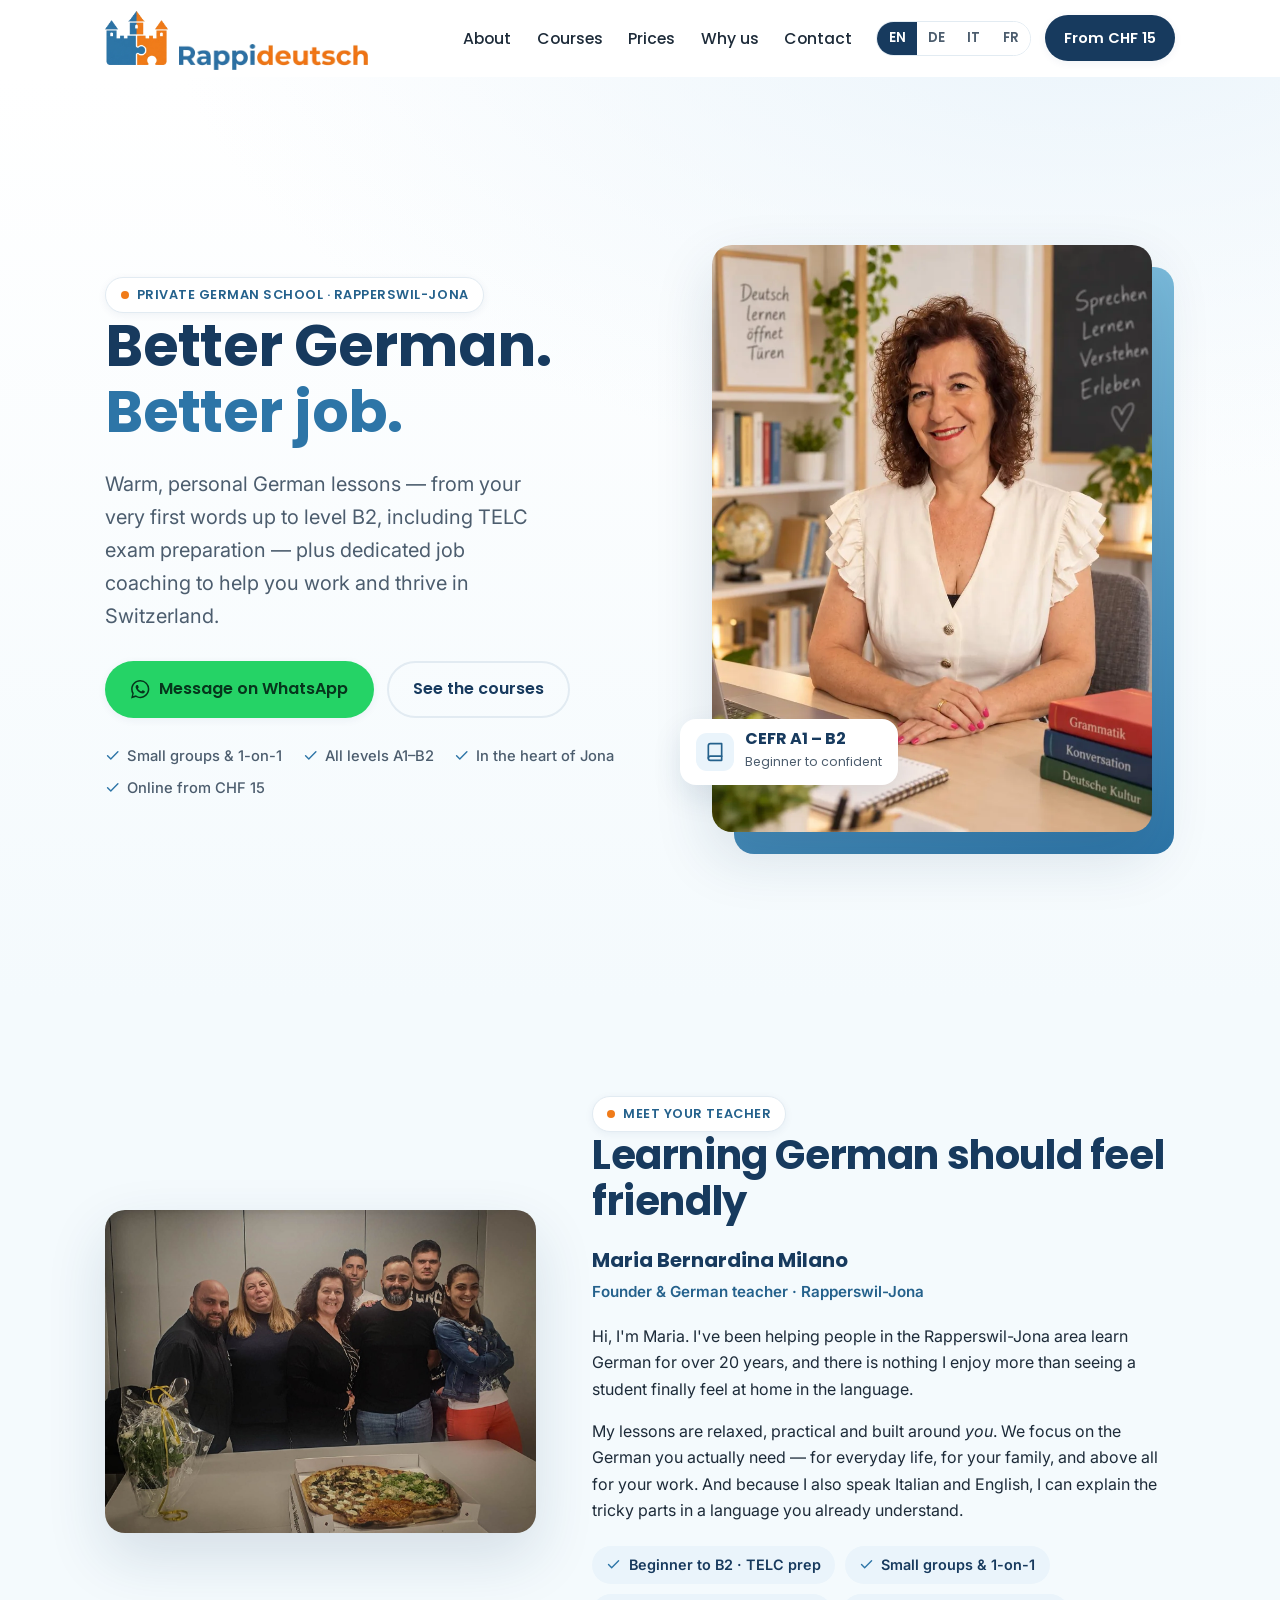
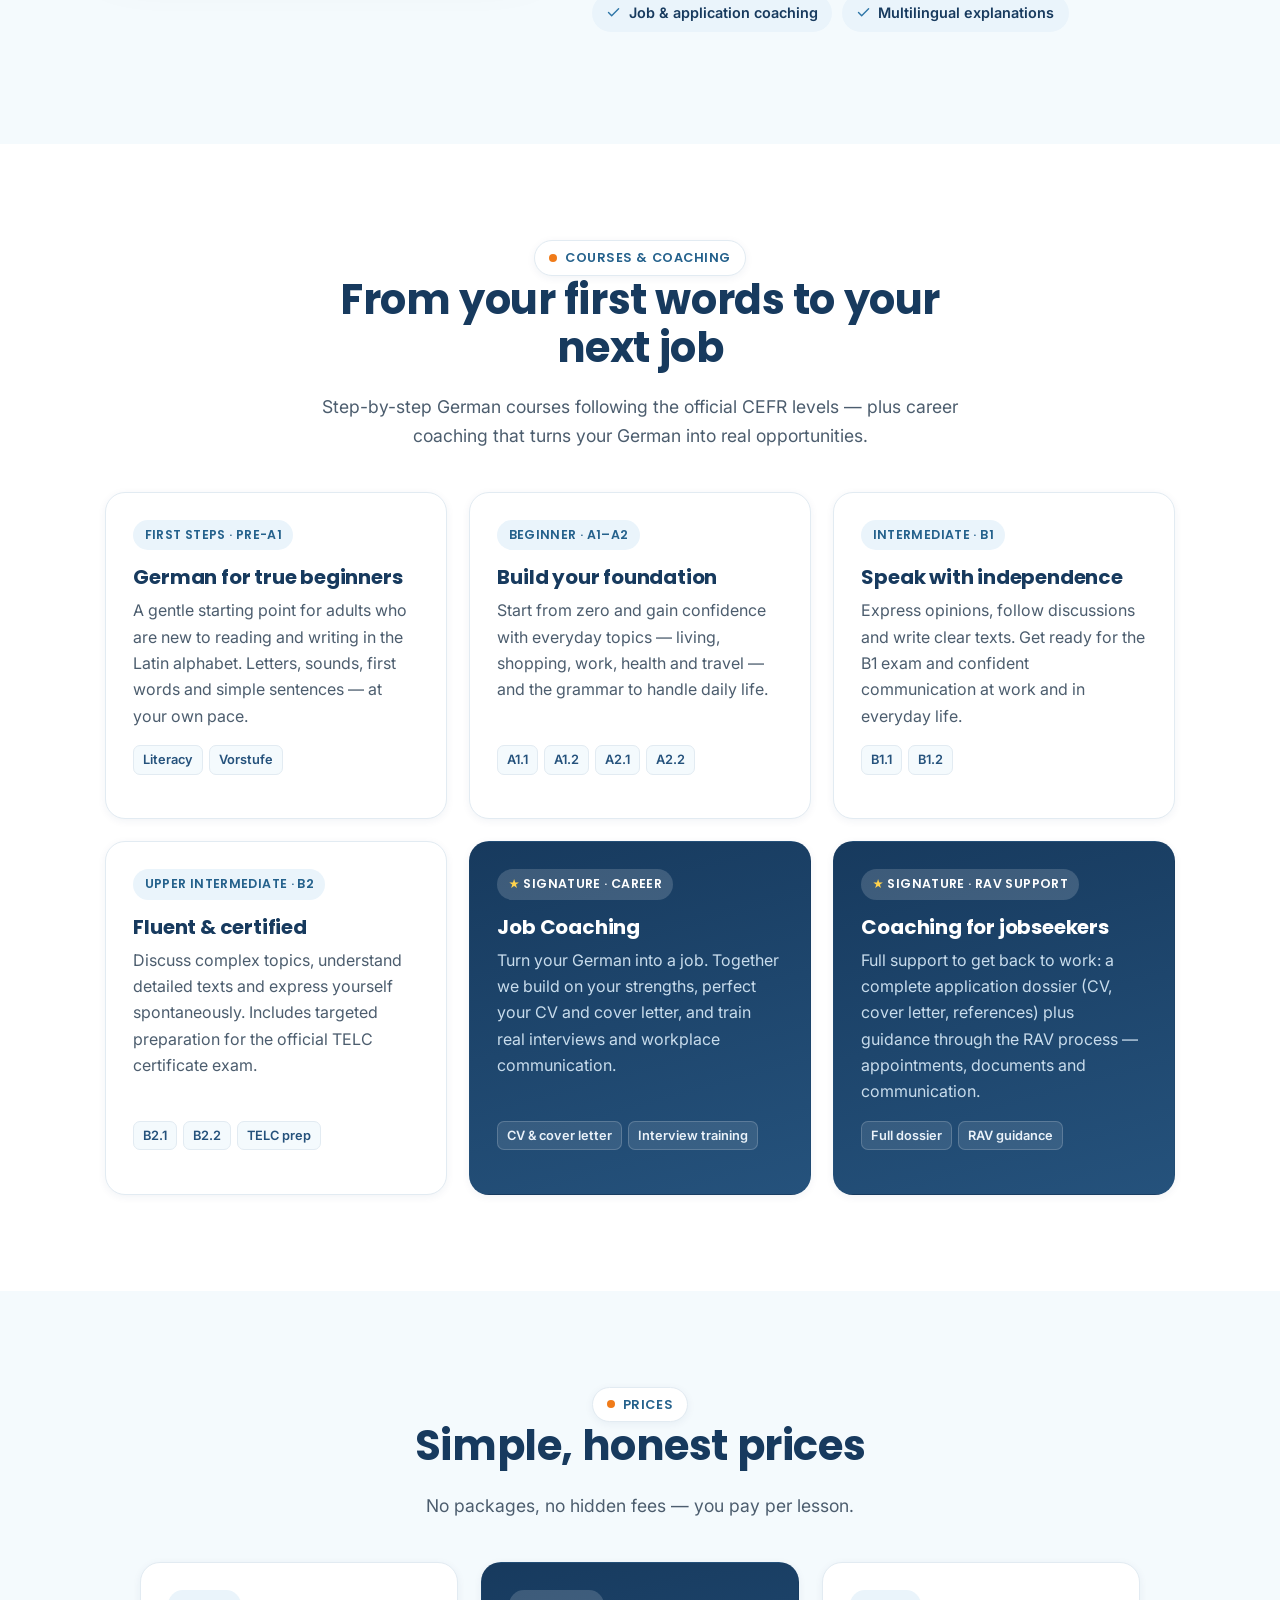
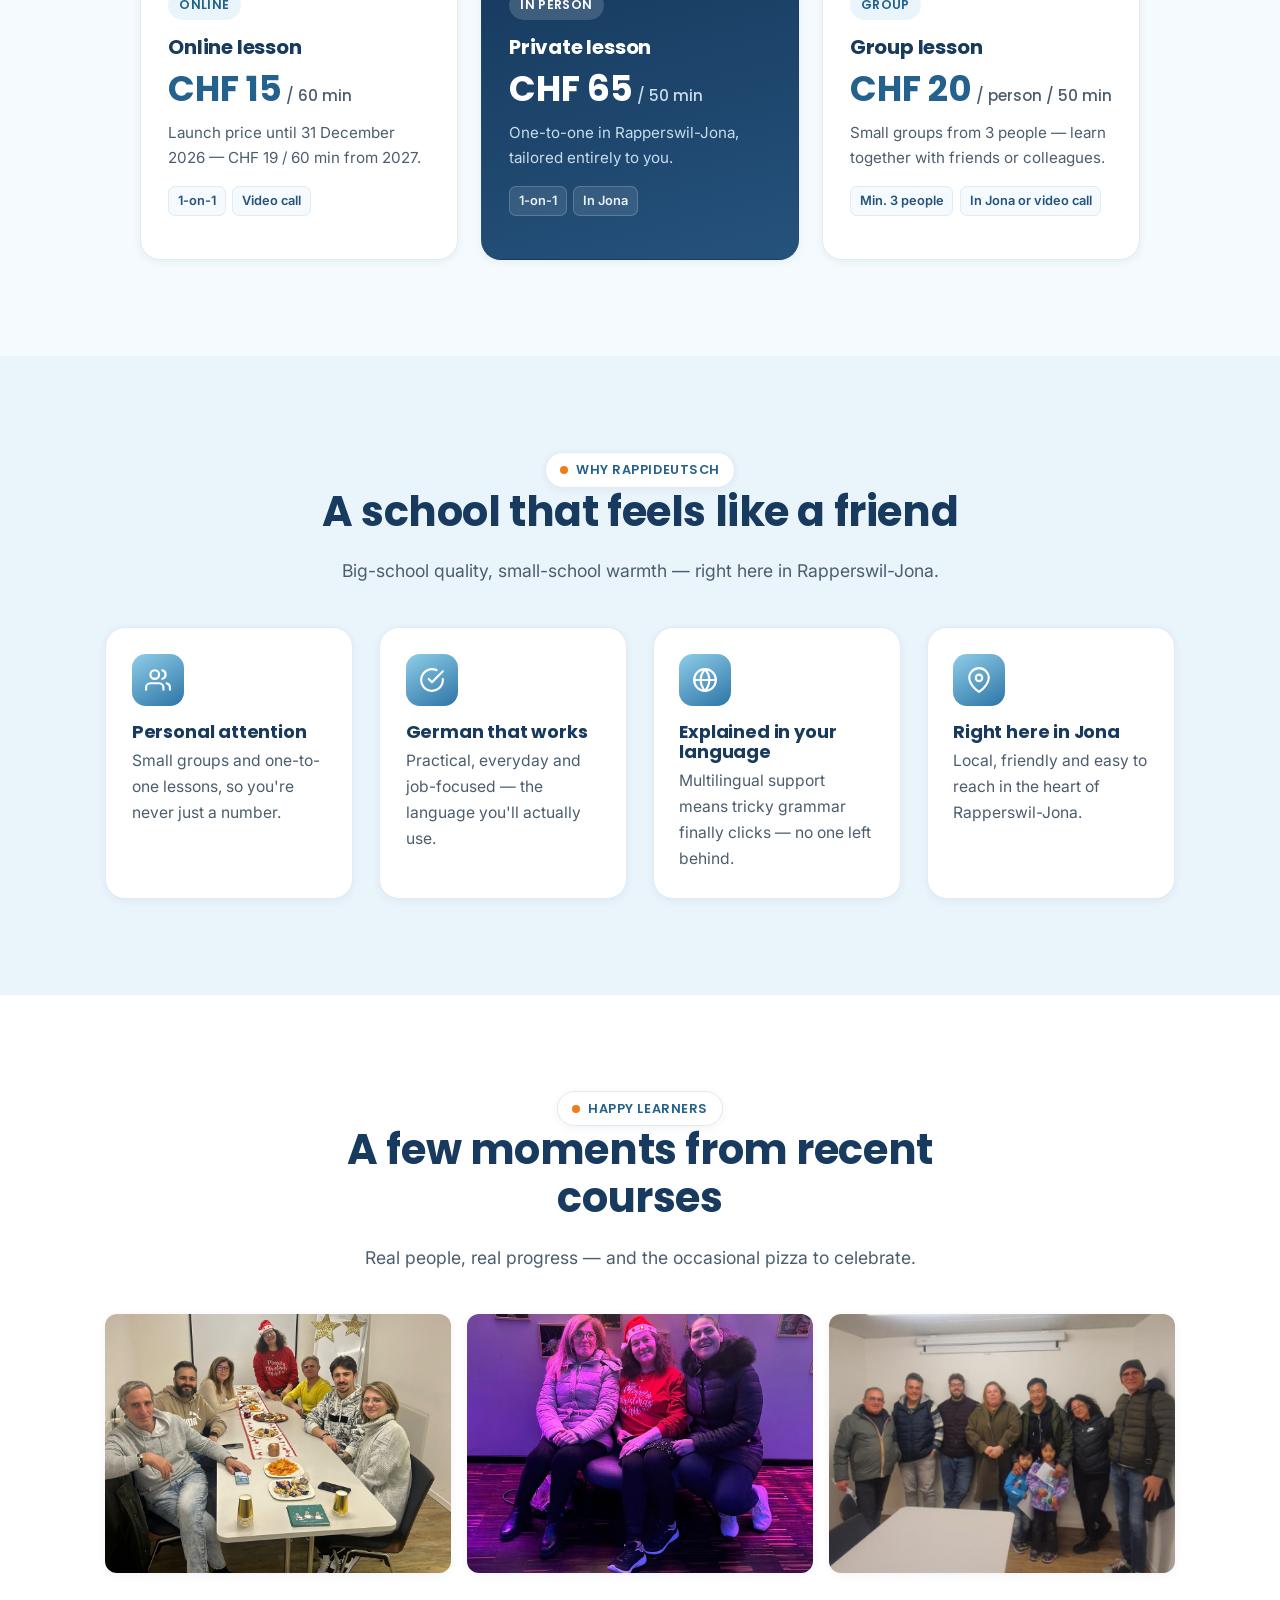
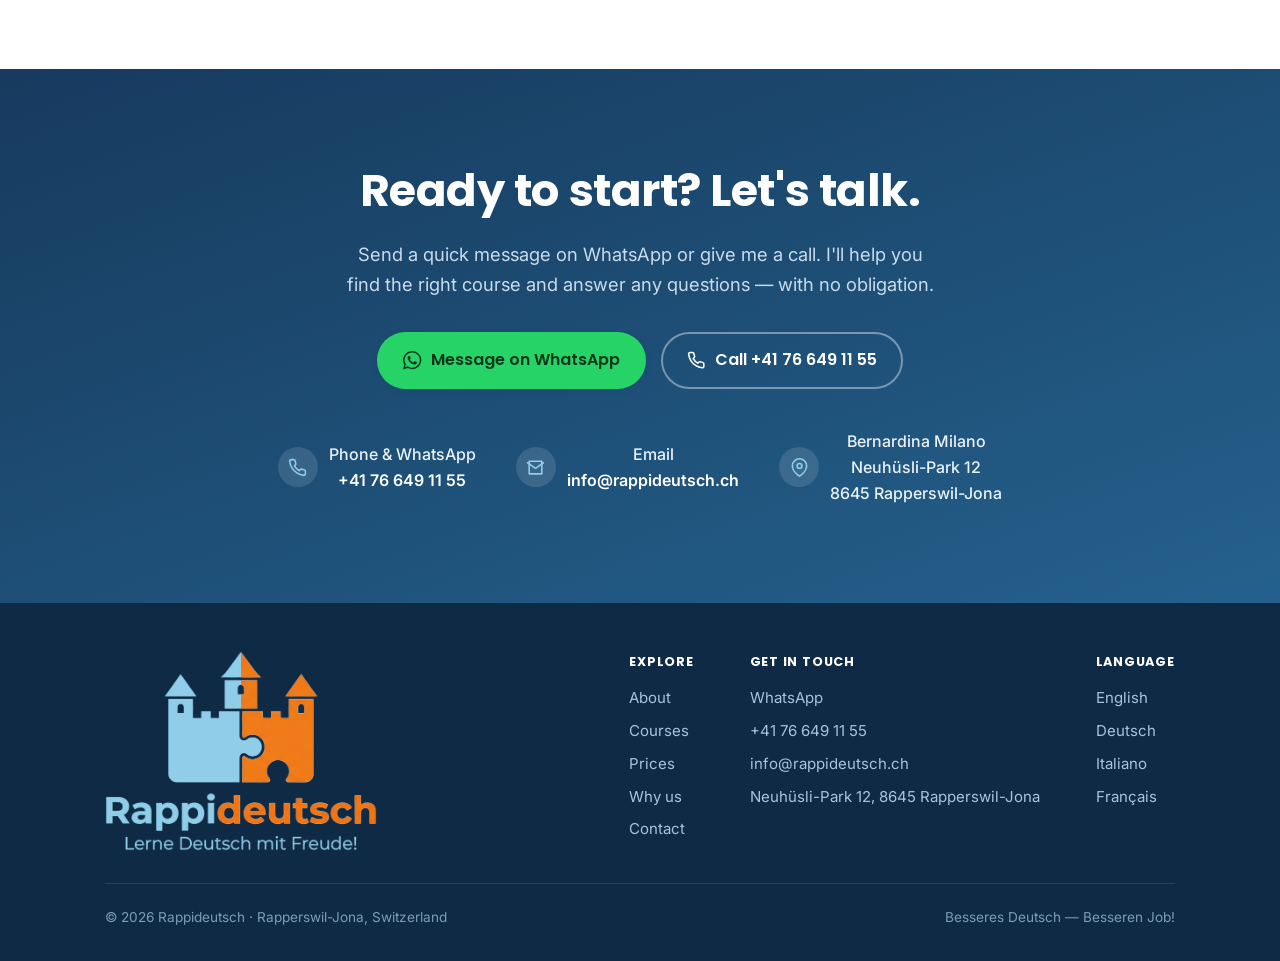
<file: docs/index.html>
<!DOCTYPE html>
<html lang="en">
<head>
  <meta charset="UTF-8" />
  <meta name="viewport" content="width=device-width, initial-scale=1.0" />
  <title>Rappideutsch — Private German School in Rapperswil-Jona</title>
  <meta name="description" content="German lessons in Rapperswil-Jona from beginner to B2, TELC exam prep and job coaching. Small groups or one-to-one, online from CHF 15. Get in touch." />

  <link rel="icon" href="assets/img/favicon.svg" type="image/svg+xml" />
  <link rel="canonical" href="https://rappideutsch.ch/" />
  <link rel="alternate" hreflang="x-default" href="https://rappideutsch.ch/" />
  <link rel="alternate" hreflang="en" href="https://rappideutsch.ch/" />
  <link rel="alternate" hreflang="de" href="https://rappideutsch.ch/de/" />
  <link rel="alternate" hreflang="it" href="https://rappideutsch.ch/it/" />
  <link rel="alternate" hreflang="fr" href="https://rappideutsch.ch/fr/" />

  <!-- Open Graph -->
  <meta property="og:title" content="Rappideutsch — Private German School in Rapperswil-Jona" />
  <meta property="og:description" content="Better German. Better job. Friendly German lessons & job coaching in Rapperswil-Jona." />
  <meta property="og:image" content="https://rappideutsch.ch/assets/img/logo-og.jpg" />
  <meta property="og:type" content="website" />
  <meta property="og:url" content="https://rappideutsch.ch/" />
  <meta property="og:locale" content="en_GB" />
  <meta property="og:image:width" content="1200" />
  <meta property="og:image:height" content="630" />
  <meta name="twitter:card" content="summary_large_image" />

  <!-- Structured data (local business card in search results) -->
  <script type="application/ld+json">
{
  "@context": "https://schema.org",
  "@type": [
    "LanguageSchool",
    "LocalBusiness"
  ],
  "@id": "https://rappideutsch.ch/#school",
  "name": "Rappideutsch",
  "url": "https://rappideutsch.ch/",
  "inLanguage": "en",
  "description": "German lessons in Rapperswil-Jona from beginner to B2, TELC exam prep and job coaching. Small groups or one-to-one, online from CHF 15. Get in touch.",
  "image": "https://rappideutsch.ch/assets/img/logo-og.jpg",
  "logo": "https://rappideutsch.ch/assets/img/logo.png",
  "telephone": "+41766491155",
  "email": "info@rappideutsch.ch",
  "priceRange": "CHF 15–65",
  "currenciesAccepted": "CHF",
  "address": {
    "@type": "PostalAddress",
    "streetAddress": "Neuhüsli-Park 12",
    "postalCode": "8645",
    "addressLocality": "Rapperswil-Jona",
    "addressRegion": "SG",
    "addressCountry": "CH"
  },
  "areaServed": {
    "@type": "Place",
    "name": "Rapperswil-Jona, Switzerland"
  },
  "founder": {
    "@type": "Person",
    "name": "Maria Bernardina Milano",
    "jobTitle": "Founder & German teacher"
  },
  "knowsLanguage": [
    "de",
    "it",
    "en"
  ],
  "makesOffer": [
    {
      "@type": "Offer",
      "name": "Online lesson (60 min)",
      "price": "15",
      "priceCurrency": "CHF",
      "priceValidUntil": "2026-12-31"
    },
    {
      "@type": "Offer",
      "name": "Private lesson in person (50 min)",
      "price": "65",
      "priceCurrency": "CHF"
    },
    {
      "@type": "Offer",
      "name": "Group lesson, per person (50 min)",
      "price": "20",
      "priceCurrency": "CHF"
    }
  ]
}
  </script>

  <!-- Fonts -->
  <link rel="preconnect" href="https://fonts.googleapis.com" />
  <link rel="preconnect" href="https://fonts.gstatic.com" crossorigin />
  <link href="https://fonts.googleapis.com/css2?family=Poppins:wght@500;600;700&family=Inter:wght@400;500;600&display=swap" rel="stylesheet" />

  <link rel="stylesheet" href="assets/styles.css" />
</head>
<body>

  <!-- ============ HEADER ============ -->
  <header class="site-header">
    <nav class="nav wrap" aria-label="Main">
      <a class="brand" href="./" aria-label="Rappideutsch home">
        <img class="brand-mark" src="assets/img/logo-mark.webp" alt="" width="420" height="360" />
        <img class="brand-word" src="assets/img/logo-wordmark.webp" alt="Rappideutsch" width="900" height="124" />
      </a>

      <ul class="nav-links" id="nav-links">
        <li><a href="#about">About</a></li>
        <li><a href="#courses">Courses</a></li>
        <li><a href="#prices">Prices</a></li>
        <li><a href="#why">Why us</a></li>
        <li><a href="#contact">Contact</a></li>
      </ul>

      <div class="nav-actions">
        <div class="lang-switch" aria-label="Language">
          <a href="./" class="active" aria-current="page">EN</a>
          <a href="de/">DE</a>
          <a href="it/">IT</a>
          <a href="fr/">FR</a>
        </div>
        <a class="btn btn-primary btn-sm nav-cta" href="#prices">From CHF 15</a>
        <button class="nav-toggle" aria-label="Open menu" aria-expanded="false" aria-controls="nav-links">
          <span></span><span></span><span></span>
        </button>
      </div>
    </nav>
  </header>

  <main>
    <!-- ============ HERO ============ -->
    <section class="hero" id="top">
      <div class="wrap hero-grid">
        <div class="hero-copy">
          <span class="eyebrow"><span class="dot"></span> Private German School · Rapperswil-Jona</span>
          <h1>Better German.<br /><span class="accent">Better job.</span></h1>
          <p class="hero-lead">Warm, personal German lessons — from your very first words up to level B2, including TELC exam preparation — plus dedicated job coaching to help you work and thrive in Switzerland.</p>
          <div class="hero-cta">
            <a class="btn btn-whatsapp" href="https://wa.me/41766491155?text=Hello%20Maria%2C%20I%27d%20like%20to%20learn%20more%20about%20your%20German%20courses." target="_blank" rel="noopener">
              <svg viewBox="0 0 24 24" fill="currentColor" aria-hidden="true"><path d="M.057 24l1.687-6.163a11.867 11.867 0 01-1.587-5.946C.16 5.335 5.495 0 12.05 0a11.82 11.82 0 018.413 3.488 11.82 11.82 0 013.48 8.414c-.003 6.557-5.338 11.892-11.893 11.892a11.9 11.9 0 01-5.688-1.448L.057 24zm6.597-3.807c1.676.995 3.276 1.591 5.392 1.592 5.448 0 9.886-4.434 9.889-9.885.002-5.462-4.415-9.89-9.881-9.892-5.452 0-9.887 4.434-9.889 9.884a9.86 9.86 0 001.51 5.26l-.999 3.648 3.978-1.044zm11.387-5.464c-.074-.124-.272-.198-.57-.347-.297-.149-1.758-.868-2.031-.967-.272-.099-.47-.149-.669.149-.198.297-.768.967-.941 1.165-.173.198-.347.223-.644.074-.297-.149-1.255-.462-2.39-1.475-.883-.788-1.48-1.761-1.653-2.059-.173-.297-.018-.458.13-.606.134-.133.297-.347.446-.521.151-.172.2-.296.3-.495.099-.198.05-.372-.025-.521-.075-.148-.669-1.611-.916-2.206-.242-.579-.487-.501-.669-.51l-.57-.01c-.198 0-.52.074-.792.372s-1.04 1.017-1.04 2.479 1.065 2.876 1.213 3.074c.149.198 2.096 3.2 5.077 4.487.71.306 1.263.489 1.694.626.712.226 1.36.194 1.872.118.571-.085 1.758-.719 2.006-1.413.248-.695.248-1.29.173-1.414z"/></svg>
              Message on WhatsApp
            </a>
            <a class="btn btn-outline" href="#courses">See the courses</a>
          </div>
          <div class="hero-trust">
            <span><svg viewBox="0 0 24 24" fill="none" stroke="currentColor" stroke-width="2.2" stroke-linecap="round" stroke-linejoin="round"><path d="M20 6L9 17l-5-5"/></svg> Small groups &amp; 1-on-1</span>
            <span><svg viewBox="0 0 24 24" fill="none" stroke="currentColor" stroke-width="2.2" stroke-linecap="round" stroke-linejoin="round"><path d="M20 6L9 17l-5-5"/></svg> All levels A1–B2</span>
            <span><svg viewBox="0 0 24 24" fill="none" stroke="currentColor" stroke-width="2.2" stroke-linecap="round" stroke-linejoin="round"><path d="M20 6L9 17l-5-5"/></svg> In the heart of Jona</span>
            <span><svg viewBox="0 0 24 24" fill="none" stroke="currentColor" stroke-width="2.2" stroke-linecap="round" stroke-linejoin="round"><path d="M20 6L9 17l-5-5"/></svg> Online from CHF 15</span>
          </div>
        </div>

        <div class="hero-visual">
          <div class="hero-blob" aria-hidden="true"></div>
          <img class="hero-photo" src="assets/img/teacher.webp" alt="Maria, your German teacher at Rappideutsch" width="440" height="587" fetchpriority="high" />
          <div class="hero-badge">
            <span class="badge-icon">
              <svg viewBox="0 0 24 24" fill="none" stroke="currentColor" stroke-width="2" stroke-linecap="round" stroke-linejoin="round"><path d="M4 19.5A2.5 2.5 0 016.5 17H20"/><path d="M6.5 2H20v20H6.5A2.5 2.5 0 014 19.5v-15A2.5 2.5 0 016.5 2z"/></svg>
            </span>
            <span>
              <b>CEFR A1 – B2</b>
              <small>Beginner to confident</small>
            </span>
          </div>
        </div>
      </div>
    </section>

    <!-- ============ ABOUT ============ -->
    <section class="section-tint" id="about">
      <div class="wrap about-grid">
        <div class="about-photo">
          <img src="assets/img/group2.jpg" alt="Maria with one of her recent German classes" loading="lazy" />
        </div>
        <div class="about-copy">
          <span class="eyebrow"><span class="dot"></span> Meet your teacher</span>
          <h2>Learning German should feel friendly</h2>
          <p class="teacher-name">Maria Bernardina Milano</p>
          <p class="teacher-role">Founder &amp; German teacher · Rapperswil-Jona</p>
          <p>Hi, I'm Maria. I've been helping people in the Rapperswil-Jona area learn German for over 20 years, and there is nothing I enjoy more than seeing a student finally feel at home in the language.</p>
          <p>My lessons are relaxed, practical and built around <em>you</em>. We focus on the German you actually need — for everyday life, for your family, and above all for your work. And because I also speak Italian and English, I can explain the tricky parts in a language you already understand.</p>
          <ul class="chips">
            <li><svg viewBox="0 0 24 24" fill="none" stroke="currentColor" stroke-width="2.2" stroke-linecap="round" stroke-linejoin="round"><path d="M20 6L9 17l-5-5"/></svg> Beginner to B2 · TELC prep</li>
            <li><svg viewBox="0 0 24 24" fill="none" stroke="currentColor" stroke-width="2.2" stroke-linecap="round" stroke-linejoin="round"><path d="M20 6L9 17l-5-5"/></svg> Small groups &amp; 1-on-1</li>
            <li><svg viewBox="0 0 24 24" fill="none" stroke="currentColor" stroke-width="2.2" stroke-linecap="round" stroke-linejoin="round"><path d="M20 6L9 17l-5-5"/></svg> Job &amp; application coaching</li>
            <li><svg viewBox="0 0 24 24" fill="none" stroke="currentColor" stroke-width="2.2" stroke-linecap="round" stroke-linejoin="round"><path d="M20 6L9 17l-5-5"/></svg> Multilingual explanations</li>
          </ul>
        </div>
      </div>
    </section>

    <!-- ============ COURSES ============ -->
    <section id="courses">
      <div class="wrap">
        <div class="section-head center">
          <span class="eyebrow"><span class="dot"></span> Courses &amp; coaching</span>
          <h2>From your first words to your next job</h2>
          <p>Step-by-step German courses following the official CEFR levels — plus career coaching that turns your German into real opportunities.</p>
        </div>

        <div class="course-grid">
          <article class="course-card">
            <span class="level-tag">First steps · Pre-A1</span>
            <h3>German for true beginners</h3>
            <p>A gentle starting point for adults who are new to reading and writing in the Latin alphabet. Letters, sounds, first words and simple sentences — at your own pace.</p>
            <ul class="steps"><li>Literacy</li><li>Vorstufe</li></ul>
          </article>

          <article class="course-card">
            <span class="level-tag">Beginner · A1–A2</span>
            <h3>Build your foundation</h3>
            <p>Start from zero and gain confidence with everyday topics — living, shopping, work, health and travel — and the grammar to handle daily life.</p>
            <ul class="steps"><li>A1.1</li><li>A1.2</li><li>A2.1</li><li>A2.2</li></ul>
          </article>

          <article class="course-card">
            <span class="level-tag">Intermediate · B1</span>
            <h3>Speak with independence</h3>
            <p>Express opinions, follow discussions and write clear texts. Get ready for the B1 exam and confident communication at work and in everyday life.</p>
            <ul class="steps"><li>B1.1</li><li>B1.2</li></ul>
          </article>

          <article class="course-card">
            <span class="level-tag">Upper intermediate · B2</span>
            <h3>Fluent &amp; certified</h3>
            <p>Discuss complex topics, understand detailed texts and express yourself spontaneously. Includes targeted preparation for the official TELC certificate exam.</p>
            <ul class="steps"><li>B2.1</li><li>B2.2</li><li>TELC prep</li></ul>
          </article>

          <article class="course-card featured">
            <span class="level-tag"><span class="star">★</span> Signature · Career</span>
            <h3>Job Coaching</h3>
            <p>Turn your German into a job. Together we build on your strengths, perfect your CV and cover letter, and train real interviews and workplace communication.</p>
            <ul class="steps"><li>CV &amp; cover letter</li><li>Interview training</li></ul>
          </article>

          <article class="course-card featured">
            <span class="level-tag"><span class="star">★</span> Signature · RAV support</span>
            <h3>Coaching for jobseekers</h3>
            <p>Full support to get back to work: a complete application dossier (CV, cover letter, references) plus guidance through the RAV process — appointments, documents and communication.</p>
            <ul class="steps"><li>Full dossier</li><li>RAV guidance</li></ul>
          </article>
        </div>
      </div>
    </section>

    <!-- ============ PRICES ============ -->
    <section class="section-tint" id="prices">
      <div class="wrap">
        <div class="section-head center">
          <span class="eyebrow"><span class="dot"></span> Prices</span>
          <h2>Simple, honest prices</h2>
          <p>No packages, no hidden fees — you pay per lesson.</p>
        </div>

        <div class="price-grid">
          <article class="course-card price-card">
            <span class="level-tag">Online</span>
            <h3>Online lesson</h3>
            <p class="price"><b>CHF 15</b> <span>/ 60 min</span></p>
            <p class="price-note">Launch price until 31 December 2026 — CHF 19 / 60 min from 2027.</p>
            <ul class="steps"><li>1-on-1</li><li>Video call</li></ul>
          </article>

          <article class="course-card price-card featured">
            <span class="level-tag">In person</span>
            <h3>Private lesson</h3>
            <p class="price"><b>CHF 65</b> <span>/ 50 min</span></p>
            <p class="price-note">One-to-one in Rapperswil-Jona, tailored entirely to you.</p>
            <ul class="steps"><li>1-on-1</li><li>In Jona</li></ul>
          </article>

          <article class="course-card price-card">
            <span class="level-tag">Group</span>
            <h3>Group lesson</h3>
            <p class="price"><b>CHF 20</b> <span>/ person / 50 min</span></p>
            <p class="price-note">Small groups from 3 people — learn together with friends or colleagues.</p>
            <ul class="steps"><li>Min. 3 people</li><li>In Jona or video call</li></ul>
          </article>
        </div>
      </div>
    </section>

    <!-- ============ WHY US ============ -->
    <section class="section-sky" id="why">
      <div class="wrap">
        <div class="section-head center">
          <span class="eyebrow"><span class="dot"></span> Why Rappideutsch</span>
          <h2>A school that feels like a friend</h2>
          <p>Big-school quality, small-school warmth — right here in Rapperswil-Jona.</p>
        </div>

        <div class="feature-grid">
          <div class="feature">
            <span class="ico"><svg viewBox="0 0 24 24" fill="none" stroke="currentColor" stroke-width="2" stroke-linecap="round" stroke-linejoin="round"><path d="M17 21v-2a4 4 0 00-4-4H5a4 4 0 00-4 4v2"/><circle cx="9" cy="7" r="4"/><path d="M23 21v-2a4 4 0 00-3-3.87M16 3.13a4 4 0 010 7.75"/></svg></span>
            <h3>Personal attention</h3>
            <p>Small groups and one-to-one lessons, so you're never just a number.</p>
          </div>
          <div class="feature">
            <span class="ico"><svg viewBox="0 0 24 24" fill="none" stroke="currentColor" stroke-width="2" stroke-linecap="round" stroke-linejoin="round"><path d="M22 11.08V12a10 10 0 11-5.93-9.14"/><path d="M22 4L12 14.01l-3-3"/></svg></span>
            <h3>German that works</h3>
            <p>Practical, everyday and job-focused — the language you'll actually use.</p>
          </div>
          <div class="feature">
            <span class="ico"><svg viewBox="0 0 24 24" fill="none" stroke="currentColor" stroke-width="2" stroke-linecap="round" stroke-linejoin="round"><circle cx="12" cy="12" r="10"/><path d="M2 12h20M12 2a15.3 15.3 0 014 10 15.3 15.3 0 01-4 10 15.3 15.3 0 01-4-10 15.3 15.3 0 014-10z"/></svg></span>
            <h3>Explained in your language</h3>
            <p>Multilingual support means tricky grammar finally clicks — no one left behind.</p>
          </div>
          <div class="feature">
            <span class="ico"><svg viewBox="0 0 24 24" fill="none" stroke="currentColor" stroke-width="2" stroke-linecap="round" stroke-linejoin="round"><path d="M21 10c0 7-9 13-9 13s-9-6-9-13a9 9 0 0118 0z"/><circle cx="12" cy="10" r="3"/></svg></span>
            <h3>Right here in Jona</h3>
            <p>Local, friendly and easy to reach in the heart of Rapperswil-Jona.</p>
          </div>
        </div>
      </div>
    </section>

    <!-- ============ GALLERY ============ -->
    <section id="gallery">
      <div class="wrap">
        <div class="section-head center">
          <span class="eyebrow"><span class="dot"></span> Happy learners</span>
          <h2>A few moments from recent courses</h2>
          <p>Real people, real progress — and the occasional pizza to celebrate.</p>
        </div>
        <div class="gallery">
          <figure><img src="assets/img/group4.jpg" alt="A German class celebrating together" loading="lazy" /></figure>
          <figure><img src="assets/img/group3.jpg" alt="Students during a German course" loading="lazy" /></figure>
          <figure><img src="assets/img/group1.jpg" alt="A Rappideutsch learner group" loading="lazy" /></figure>
        </div>
      </div>
    </section>

    <!-- ============ CONTACT / CTA ============ -->
    <section class="cta" id="contact">
      <div class="wrap">
        <h2>Ready to start? Let's talk.</h2>
        <p class="cta-lead">Send a quick message on WhatsApp or give me a call. I'll help you find the right course and answer any questions — with no obligation.</p>
        <div class="cta-buttons">
          <a class="btn btn-whatsapp" href="https://wa.me/41766491155?text=Hello%20Maria%2C%20I%27d%20like%20to%20learn%20more%20about%20your%20German%20courses." target="_blank" rel="noopener">
            <svg viewBox="0 0 24 24" fill="currentColor" aria-hidden="true"><path d="M.057 24l1.687-6.163a11.867 11.867 0 01-1.587-5.946C.16 5.335 5.495 0 12.05 0a11.82 11.82 0 018.413 3.488 11.82 11.82 0 013.48 8.414c-.003 6.557-5.338 11.892-11.893 11.892a11.9 11.9 0 01-5.688-1.448L.057 24zm6.597-3.807c1.676.995 3.276 1.591 5.392 1.592 5.448 0 9.886-4.434 9.889-9.885.002-5.462-4.415-9.89-9.881-9.892-5.452 0-9.887 4.434-9.889 9.884a9.86 9.86 0 001.51 5.26l-.999 3.648 3.978-1.044zm11.387-5.464c-.074-.124-.272-.198-.57-.347-.297-.149-1.758-.868-2.031-.967-.272-.099-.47-.149-.669.149-.198.297-.768.967-.941 1.165-.173.198-.347.223-.644.074-.297-.149-1.255-.462-2.39-1.475-.883-.788-1.48-1.761-1.653-2.059-.173-.297-.018-.458.13-.606.134-.133.297-.347.446-.521.151-.172.2-.296.3-.495.099-.198.05-.372-.025-.521-.075-.148-.669-1.611-.916-2.206-.242-.579-.487-.501-.669-.51l-.57-.01c-.198 0-.52.074-.792.372s-1.04 1.017-1.04 2.479 1.065 2.876 1.213 3.074c.149.198 2.096 3.2 5.077 4.487.71.306 1.263.489 1.694.626.712.226 1.36.194 1.872.118.571-.085 1.758-.719 2.006-1.413.248-.695.248-1.29.173-1.414z"/></svg>
            Message on WhatsApp
          </a>
          <a class="btn btn-outline" href="tel:+41766491155">
            <svg viewBox="0 0 24 24" fill="none" stroke="currentColor" stroke-width="2" stroke-linecap="round" stroke-linejoin="round" aria-hidden="true"><path d="M22 16.92v3a2 2 0 01-2.18 2 19.79 19.79 0 01-8.63-3.07 19.5 19.5 0 01-6-6 19.79 19.79 0 01-3.07-8.67A2 2 0 014.11 2h3a2 2 0 012 1.72c.127.96.36 1.903.7 2.81a2 2 0 01-.45 2.11L8.09 9.91a16 16 0 006 6l1.27-1.27a2 2 0 012.11-.45c.907.34 1.85.573 2.81.7A2 2 0 0122 16.92z"/></svg>
            Call +41 76 649 11 55
          </a>
        </div>
        <div class="contact-info">
          <span class="item">
            <span class="ico-c"><svg viewBox="0 0 24 24" fill="none" stroke="currentColor" stroke-width="2" stroke-linecap="round" stroke-linejoin="round"><path d="M22 16.92v3a2 2 0 01-2.18 2 19.79 19.79 0 01-8.63-3.07 19.5 19.5 0 01-6-6 19.79 19.79 0 01-3.07-8.67A2 2 0 014.11 2h3a2 2 0 012 1.72c.127.96.36 1.903.7 2.81a2 2 0 01-.45 2.11L8.09 9.91a16 16 0 006 6l1.27-1.27a2 2 0 012.11-.45c.907.34 1.85.573 2.81.7A2 2 0 0122 16.92z"/></svg></span>
            <span>Phone &amp; WhatsApp<br /><a href="tel:+41766491155">+41 76 649 11 55</a></span>
          </span>
          <span class="item">
            <span class="ico-c"><svg viewBox="0 0 24 24" fill="none" stroke="currentColor" stroke-width="2" stroke-linecap="round" stroke-linejoin="round"><path d="M4 4h16v16H4z"/><path d="M22 6l-10 7L2 6"/></svg></span>
            <span>Email<br /><a href="mailto:info@rappideutsch.ch">info@rappideutsch.ch</a></span>
          </span>
          <span class="item">
            <span class="ico-c"><svg viewBox="0 0 24 24" fill="none" stroke="currentColor" stroke-width="2" stroke-linecap="round" stroke-linejoin="round"><path d="M21 10c0 7-9 13-9 13s-9-6-9-13a9 9 0 0118 0z"/><circle cx="12" cy="10" r="3"/></svg></span>
            <span>Bernardina Milano<br />Neuhüsli-Park 12<br />8645 Rapperswil-Jona</span>
          </span>
        </div>
      </div>
    </section>
  </main>

  <!-- ============ FOOTER ============ -->
  <footer class="site-footer">
    <div class="wrap">
      <div class="footer-top">
        <div class="footer-brand">
          <img src="assets/img/logo-dark.png" alt="Rappideutsch" />
        </div>
        <div class="footer-cols">
          <div>
            <h4>Explore</h4>
            <ul>
              <li><a href="#about">About</a></li>
              <li><a href="#courses">Courses</a></li>
              <li><a href="#prices">Prices</a></li>
              <li><a href="#why">Why us</a></li>
              <li><a href="#contact">Contact</a></li>
            </ul>
          </div>
          <div>
            <h4>Get in touch</h4>
            <ul>
              <li><a href="https://wa.me/41766491155" target="_blank" rel="noopener">WhatsApp</a></li>
              <li><a href="tel:+41766491155">+41 76 649 11 55</a></li>
              <li><a href="mailto:info@rappideutsch.ch">info@rappideutsch.ch</a></li>
              <li>Neuhüsli-Park 12, 8645 Rapperswil-Jona</li>
            </ul>
          </div>
          <div>
            <h4>Language</h4>
            <ul>
              <li><a href="./">English</a></li>
              <li><a href="de/">Deutsch</a></li>
              <li><a href="it/">Italiano</a></li>
              <li><a href="fr/">Français</a></li>
            </ul>
          </div>
        </div>
      </div>
      <div class="footer-bottom">
        <span>© 2026 Rappideutsch · Rapperswil-Jona, Switzerland</span>
        <span>Besseres Deutsch — Besseren Job!</span>
      </div>
    </div>
  </footer>

  <script src="assets/app.js"></script>
</body>
</html>
</file>
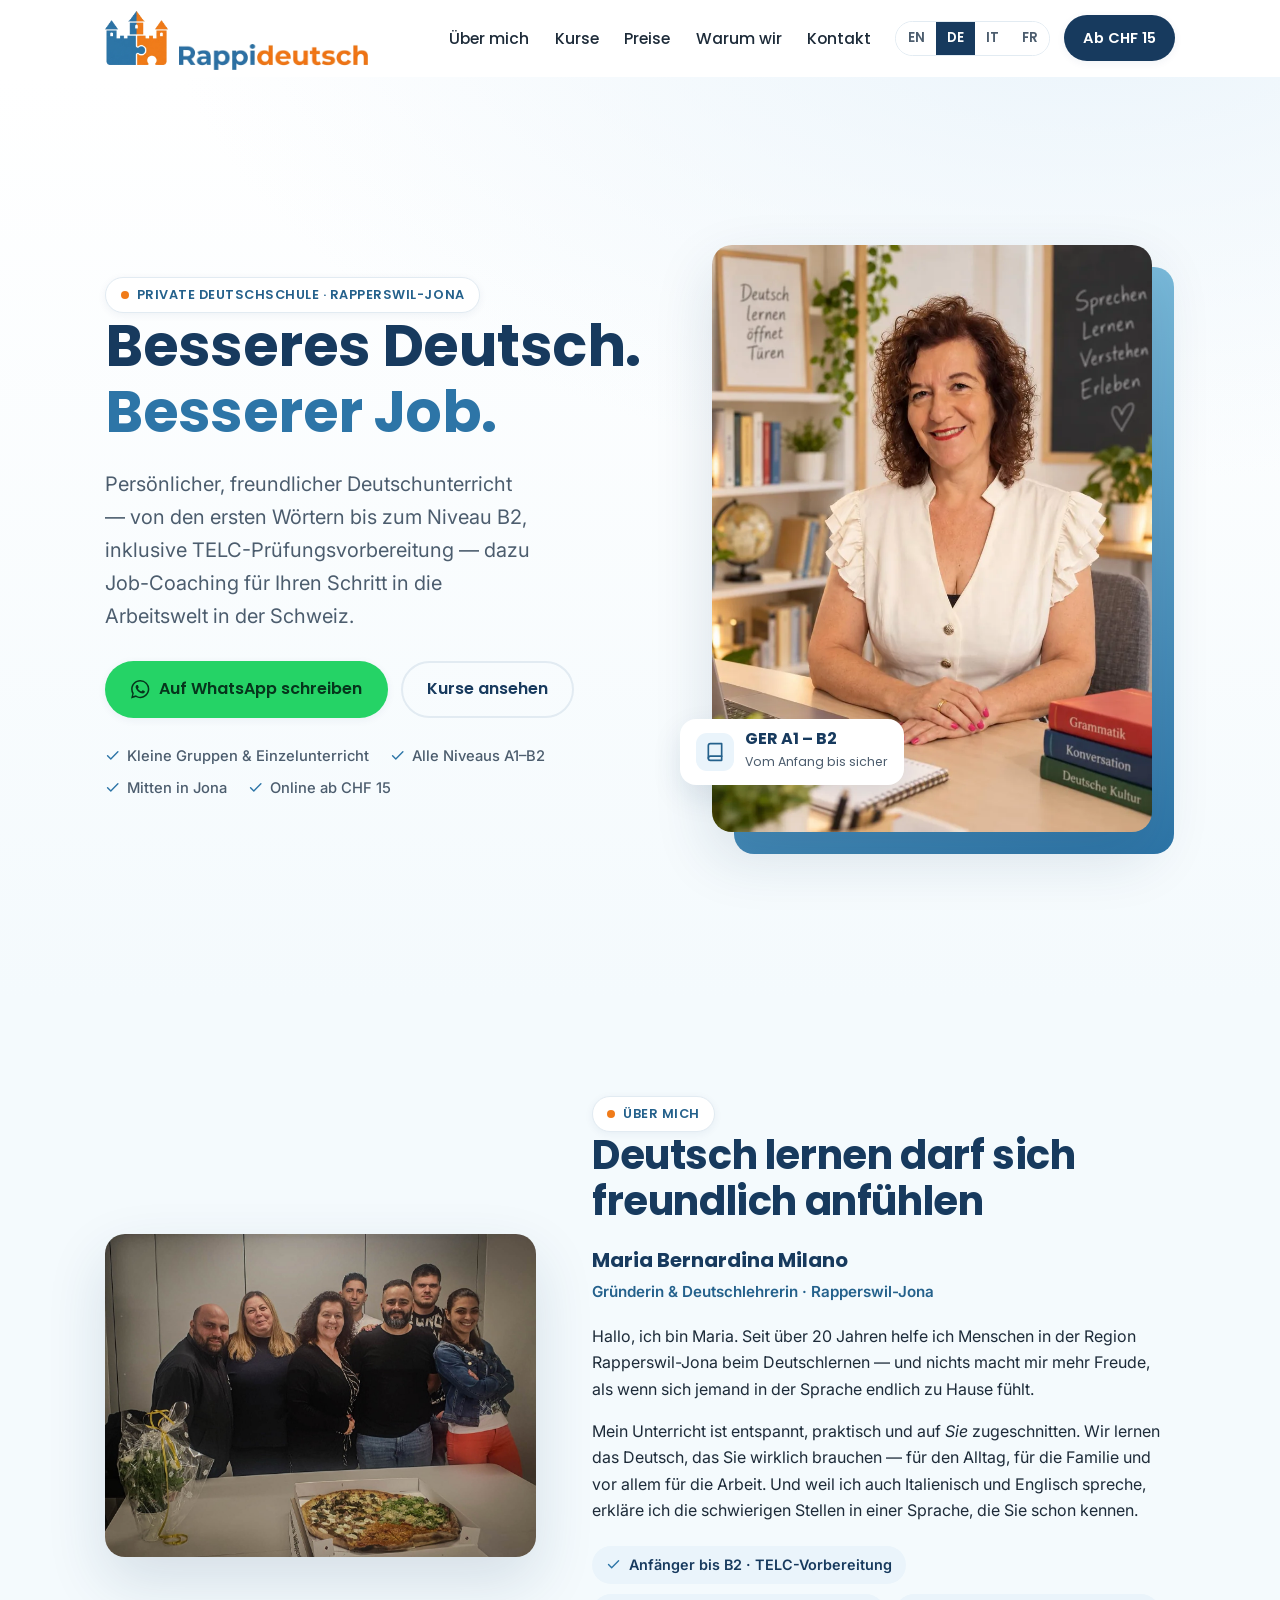
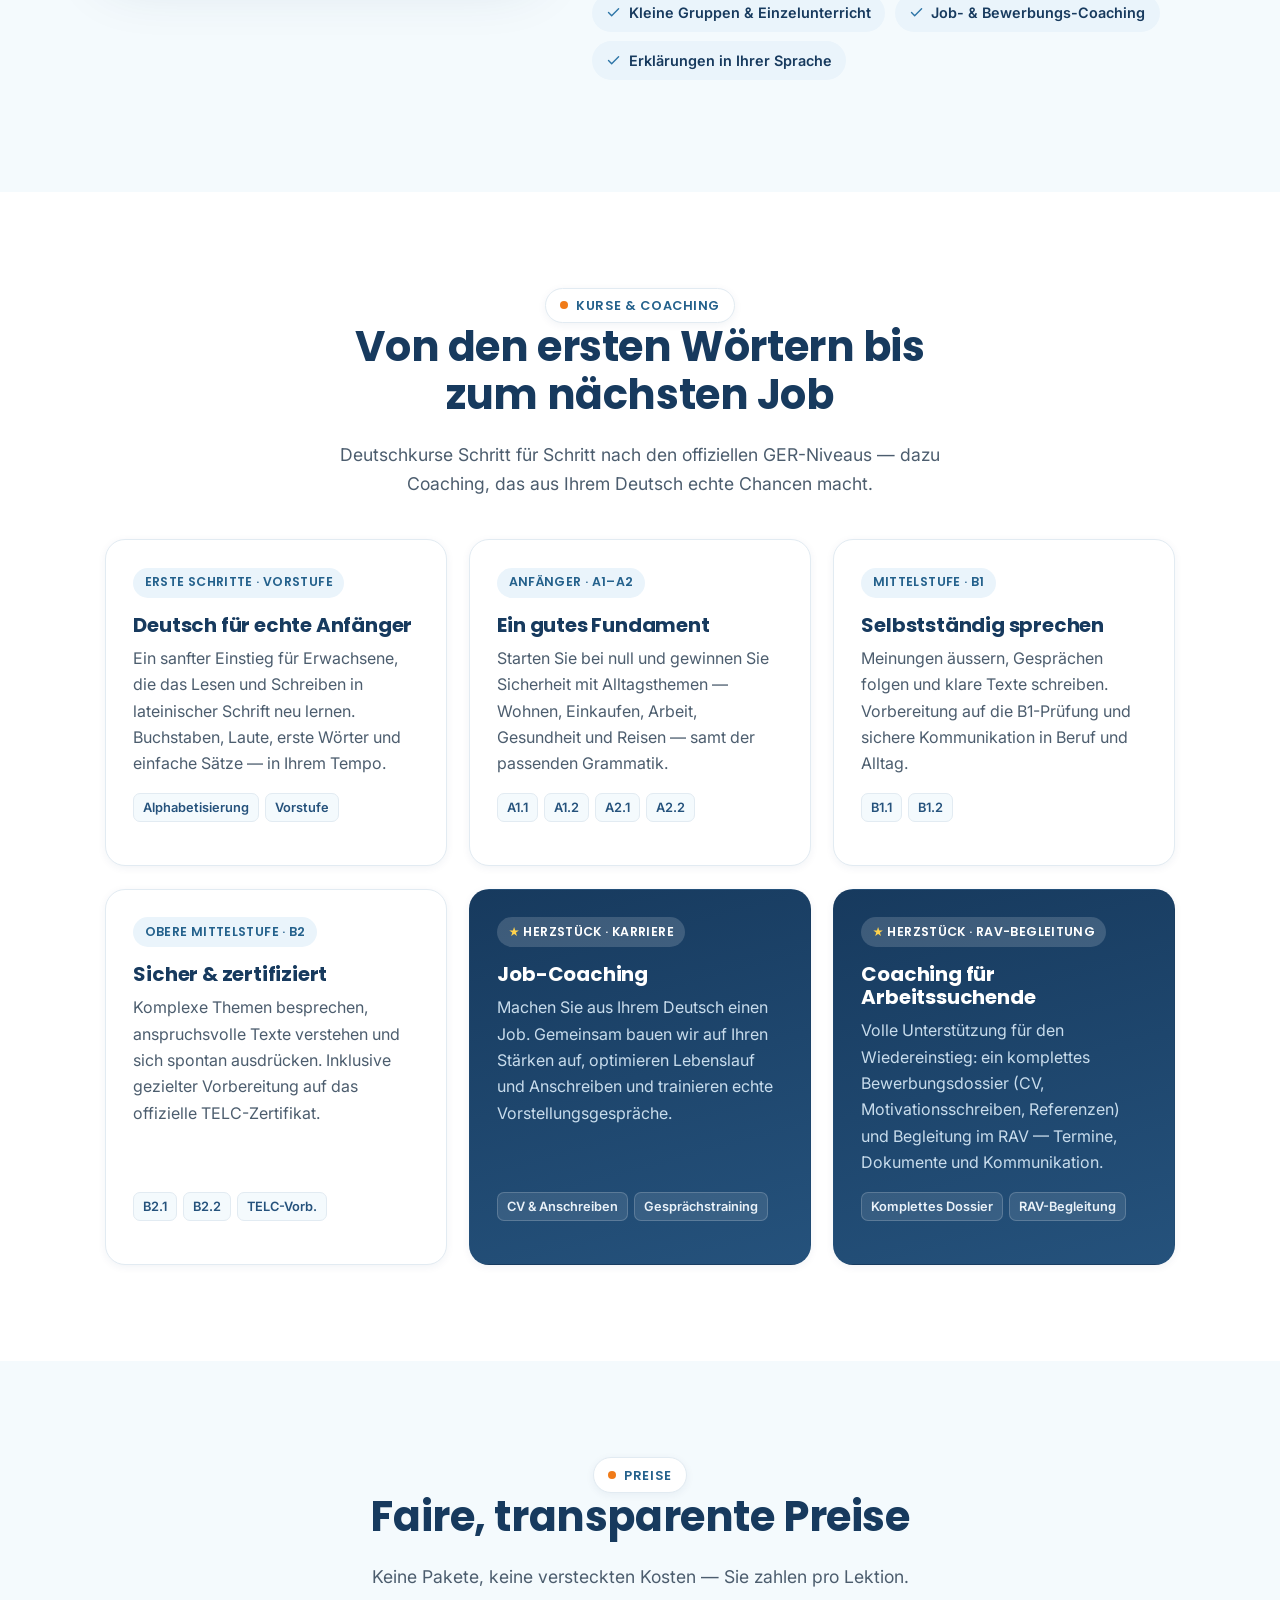
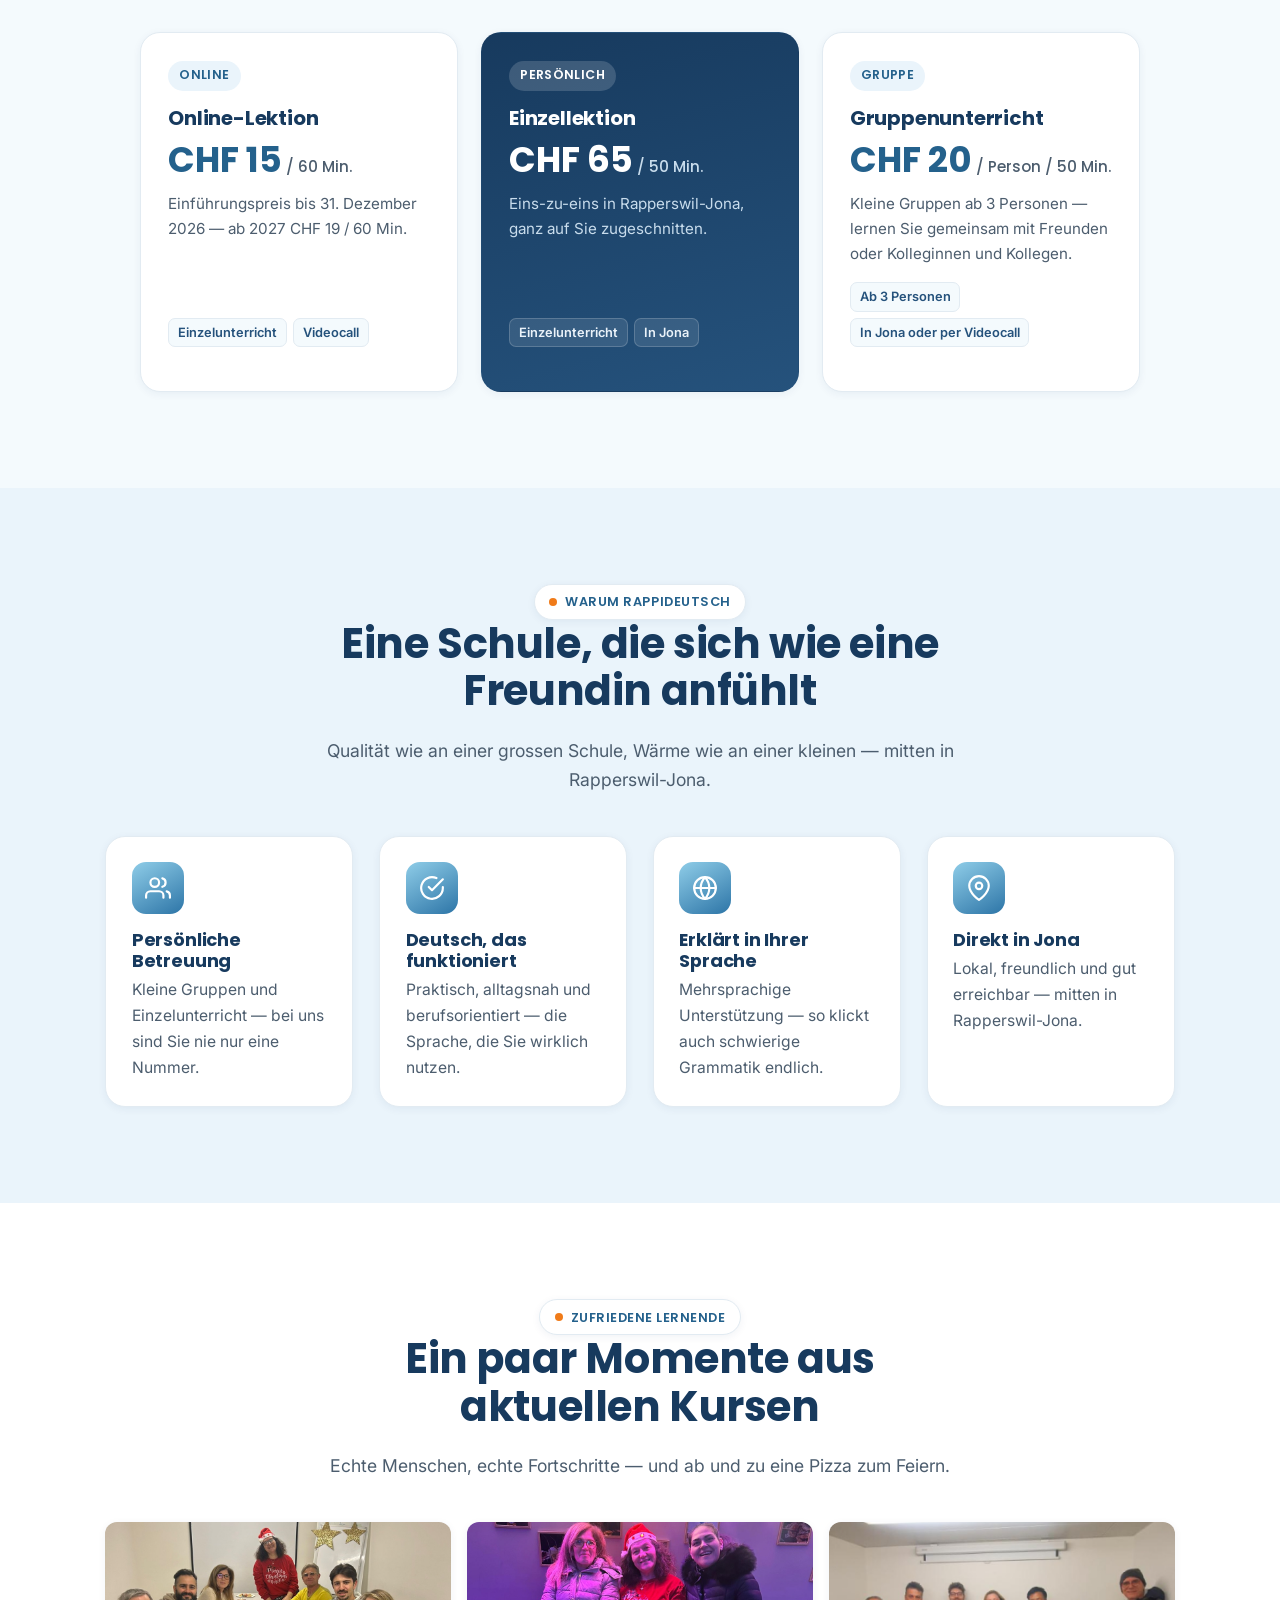
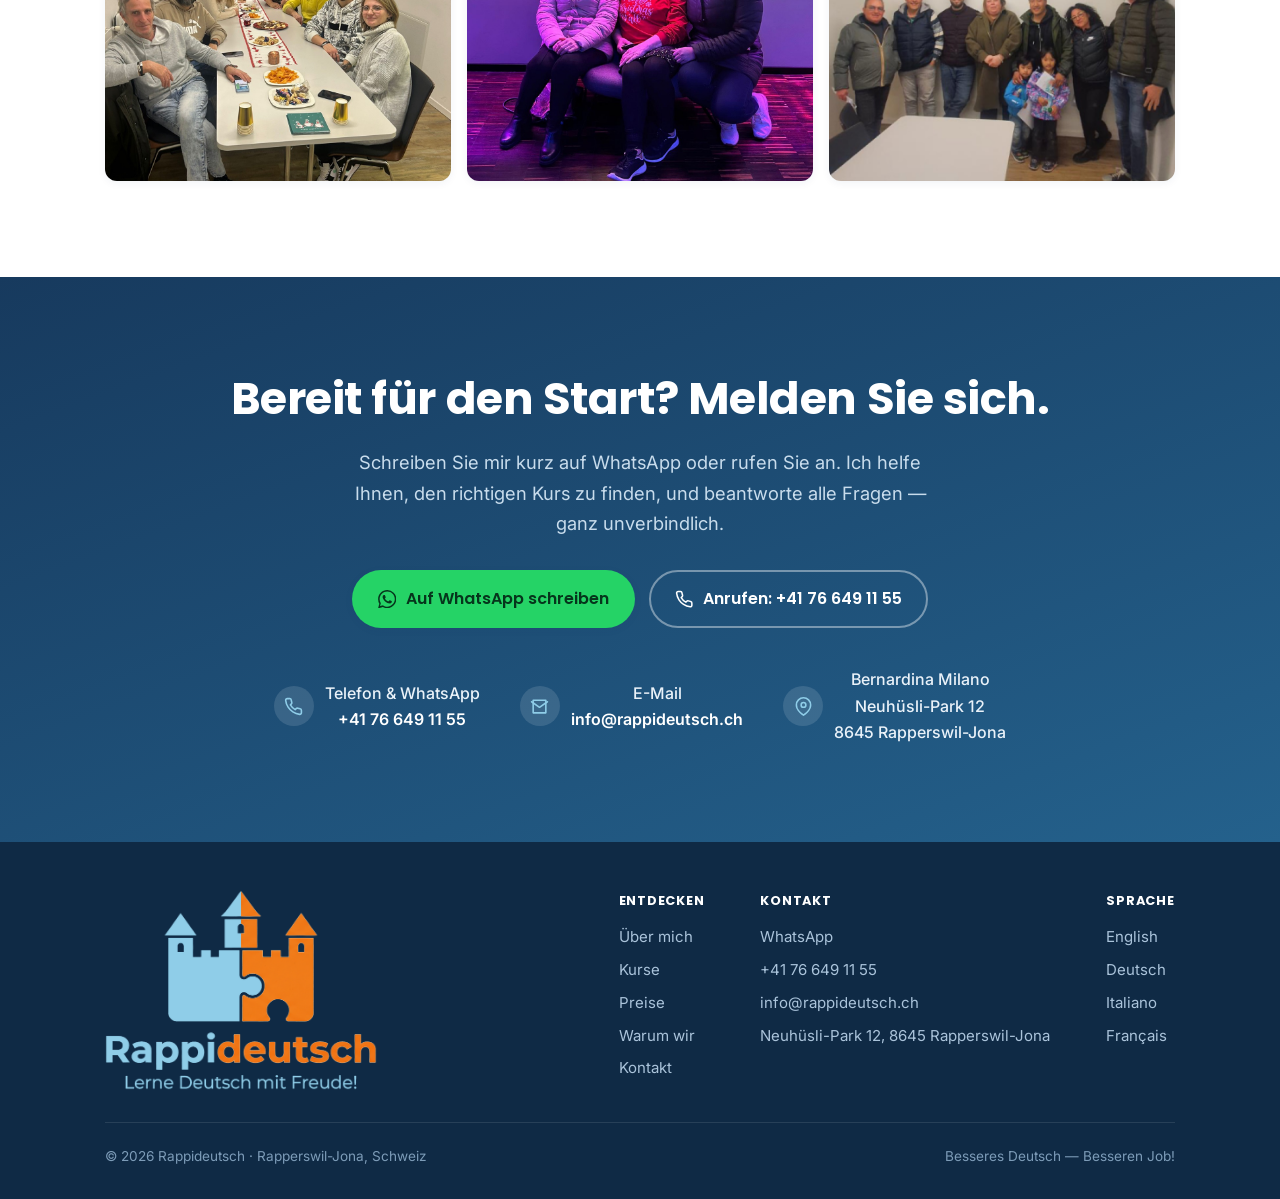
<file: docs/de/index.html>
<!DOCTYPE html>
<html lang="de">
<head>
  <meta charset="UTF-8" />
  <meta name="viewport" content="width=device-width, initial-scale=1.0" />
  <title>Rappideutsch — Private Deutschschule in Rapperswil-Jona</title>
  <meta name="description" content="Deutschkurse in Rapperswil-Jona: von Anfänger bis B2, TELC-Vorbereitung und Job-Coaching. Kleine Gruppen oder Einzelunterricht, online ab CHF 15." />

  <link rel="icon" href="../assets/img/favicon.svg" type="image/svg+xml" />
  <link rel="canonical" href="https://rappideutsch.ch/de/" />
  <link rel="alternate" hreflang="x-default" href="https://rappideutsch.ch/" />
  <link rel="alternate" hreflang="en" href="https://rappideutsch.ch/" />
  <link rel="alternate" hreflang="de" href="https://rappideutsch.ch/de/" />
  <link rel="alternate" hreflang="it" href="https://rappideutsch.ch/it/" />
  <link rel="alternate" hreflang="fr" href="https://rappideutsch.ch/fr/" />

  <!-- Open Graph -->
  <meta property="og:title" content="Rappideutsch — Private Deutschschule in Rapperswil-Jona" />
  <meta property="og:description" content="Besseres Deutsch. Besserer Job. Freundlicher Deutschunterricht & Job-Coaching in Rapperswil-Jona." />
  <meta property="og:image" content="https://rappideutsch.ch/assets/img/logo-og.jpg" />
  <meta property="og:type" content="website" />
  <meta property="og:url" content="https://rappideutsch.ch/de/" />
  <meta property="og:locale" content="de_CH" />
  <meta property="og:image:width" content="1200" />
  <meta property="og:image:height" content="630" />
  <meta name="twitter:card" content="summary_large_image" />

  <!-- Structured data (local business card in search results) -->
  <script type="application/ld+json">
{
  "@context": "https://schema.org",
  "@type": [
    "LanguageSchool",
    "LocalBusiness"
  ],
  "@id": "https://rappideutsch.ch/#school",
  "name": "Rappideutsch",
  "url": "https://rappideutsch.ch/de/",
  "inLanguage": "de",
  "description": "Deutschkurse in Rapperswil-Jona: von Anfänger bis B2, TELC-Vorbereitung und Job-Coaching. Kleine Gruppen oder Einzelunterricht, online ab CHF 15.",
  "image": "https://rappideutsch.ch/assets/img/logo-og.jpg",
  "logo": "https://rappideutsch.ch/assets/img/logo.png",
  "telephone": "+41766491155",
  "email": "info@rappideutsch.ch",
  "priceRange": "CHF 15–65",
  "currenciesAccepted": "CHF",
  "address": {
    "@type": "PostalAddress",
    "streetAddress": "Neuhüsli-Park 12",
    "postalCode": "8645",
    "addressLocality": "Rapperswil-Jona",
    "addressRegion": "SG",
    "addressCountry": "CH"
  },
  "areaServed": {
    "@type": "Place",
    "name": "Rapperswil-Jona, Switzerland"
  },
  "founder": {
    "@type": "Person",
    "name": "Maria Bernardina Milano",
    "jobTitle": "Gründerin & Deutschlehrerin"
  },
  "knowsLanguage": [
    "de",
    "it",
    "en"
  ],
  "makesOffer": [
    {
      "@type": "Offer",
      "name": "Online-Lektion (60 Min.)",
      "price": "15",
      "priceCurrency": "CHF",
      "priceValidUntil": "2026-12-31"
    },
    {
      "@type": "Offer",
      "name": "Einzellektion vor Ort (50 Min.)",
      "price": "65",
      "priceCurrency": "CHF"
    },
    {
      "@type": "Offer",
      "name": "Gruppenunterricht, pro Person (50 Min.)",
      "price": "20",
      "priceCurrency": "CHF"
    }
  ]
}
  </script>

  <!-- Fonts -->
  <link rel="preconnect" href="https://fonts.googleapis.com" />
  <link rel="preconnect" href="https://fonts.gstatic.com" crossorigin />
  <link href="https://fonts.googleapis.com/css2?family=Poppins:wght@500;600;700&family=Inter:wght@400;500;600&display=swap" rel="stylesheet" />

  <link rel="stylesheet" href="../assets/styles.css" />
</head>
<body>

  <!-- ============ HEADER ============ -->
  <header class="site-header">
    <nav class="nav wrap" aria-label="Hauptmenü">
      <a class="brand" href="./" aria-label="Rappideutsch Startseite">
        <img class="brand-mark" src="../assets/img/logo-mark.webp" alt="" width="420" height="360" />
        <img class="brand-word" src="../assets/img/logo-wordmark.webp" alt="Rappideutsch" width="900" height="124" />
      </a>

      <ul class="nav-links" id="nav-links">
        <li><a href="#about">Über mich</a></li>
        <li><a href="#courses">Kurse</a></li>
        <li><a href="#prices">Preise</a></li>
        <li><a href="#why">Warum wir</a></li>
        <li><a href="#contact">Kontakt</a></li>
      </ul>

      <div class="nav-actions">
        <div class="lang-switch" aria-label="Sprache">
          <a href="../">EN</a>
          <a href="./" class="active" aria-current="page">DE</a>
          <a href="../it/">IT</a>
          <a href="../fr/">FR</a>
        </div>
        <a class="btn btn-primary btn-sm nav-cta" href="#prices">Ab CHF 15</a>
        <button class="nav-toggle" aria-label="Menü öffnen" aria-expanded="false" aria-controls="nav-links">
          <span></span><span></span><span></span>
        </button>
      </div>
    </nav>
  </header>

  <main>
    <!-- ============ HERO ============ -->
    <section class="hero" id="top">
      <div class="wrap hero-grid">
        <div class="hero-copy">
          <span class="eyebrow"><span class="dot"></span> Private Deutschschule · Rapperswil-Jona</span>
          <h1>Besseres Deutsch.<br /><span class="accent">Besserer Job.</span></h1>
          <p class="hero-lead">Persönlicher, freundlicher Deutschunterricht — von den ersten Wörtern bis zum Niveau B2, inklusive TELC-Prüfungsvorbereitung — dazu Job-Coaching für Ihren Schritt in die Arbeitswelt in der Schweiz.</p>
          <div class="hero-cta">
            <a class="btn btn-whatsapp" href="https://wa.me/41766491155?text=Hallo%20Maria%2C%20ich%20m%C3%B6chte%20mehr%20%C3%BCber%20Ihre%20Deutschkurse%20erfahren." target="_blank" rel="noopener">
              <svg viewBox="0 0 24 24" fill="currentColor" aria-hidden="true"><path d="M.057 24l1.687-6.163a11.867 11.867 0 01-1.587-5.946C.16 5.335 5.495 0 12.05 0a11.82 11.82 0 018.413 3.488 11.82 11.82 0 013.48 8.414c-.003 6.557-5.338 11.892-11.893 11.892a11.9 11.9 0 01-5.688-1.448L.057 24zm6.597-3.807c1.676.995 3.276 1.591 5.392 1.592 5.448 0 9.886-4.434 9.889-9.885.002-5.462-4.415-9.89-9.881-9.892-5.452 0-9.887 4.434-9.889 9.884a9.86 9.86 0 001.51 5.26l-.999 3.648 3.978-1.044zm11.387-5.464c-.074-.124-.272-.198-.57-.347-.297-.149-1.758-.868-2.031-.967-.272-.099-.47-.149-.669.149-.198.297-.768.967-.941 1.165-.173.198-.347.223-.644.074-.297-.149-1.255-.462-2.39-1.475-.883-.788-1.48-1.761-1.653-2.059-.173-.297-.018-.458.13-.606.134-.133.297-.347.446-.521.151-.172.2-.296.3-.495.099-.198.05-.372-.025-.521-.075-.148-.669-1.611-.916-2.206-.242-.579-.487-.501-.669-.51l-.57-.01c-.198 0-.52.074-.792.372s-1.04 1.017-1.04 2.479 1.065 2.876 1.213 3.074c.149.198 2.096 3.2 5.077 4.487.71.306 1.263.489 1.694.626.712.226 1.36.194 1.872.118.571-.085 1.758-.719 2.006-1.413.248-.695.248-1.29.173-1.414z"/></svg>
              Auf WhatsApp schreiben
            </a>
            <a class="btn btn-outline" href="#courses">Kurse ansehen</a>
          </div>
          <div class="hero-trust">
            <span><svg viewBox="0 0 24 24" fill="none" stroke="currentColor" stroke-width="2.2" stroke-linecap="round" stroke-linejoin="round"><path d="M20 6L9 17l-5-5"/></svg> Kleine Gruppen &amp; Einzelunterricht</span>
            <span><svg viewBox="0 0 24 24" fill="none" stroke="currentColor" stroke-width="2.2" stroke-linecap="round" stroke-linejoin="round"><path d="M20 6L9 17l-5-5"/></svg> Alle Niveaus A1–B2</span>
            <span><svg viewBox="0 0 24 24" fill="none" stroke="currentColor" stroke-width="2.2" stroke-linecap="round" stroke-linejoin="round"><path d="M20 6L9 17l-5-5"/></svg> Mitten in Jona</span>
            <span><svg viewBox="0 0 24 24" fill="none" stroke="currentColor" stroke-width="2.2" stroke-linecap="round" stroke-linejoin="round"><path d="M20 6L9 17l-5-5"/></svg> Online ab CHF 15</span>
          </div>
        </div>

        <div class="hero-visual">
          <div class="hero-blob" aria-hidden="true"></div>
          <img class="hero-photo" src="../assets/img/teacher.webp" alt="Maria, Ihre Deutschlehrerin bei Rappideutsch" width="440" height="587" fetchpriority="high" />
          <div class="hero-badge">
            <span class="badge-icon">
              <svg viewBox="0 0 24 24" fill="none" stroke="currentColor" stroke-width="2" stroke-linecap="round" stroke-linejoin="round"><path d="M4 19.5A2.5 2.5 0 016.5 17H20"/><path d="M6.5 2H20v20H6.5A2.5 2.5 0 014 19.5v-15A2.5 2.5 0 016.5 2z"/></svg>
            </span>
            <span>
              <b>GER A1 – B2</b>
              <small>Vom Anfang bis sicher</small>
            </span>
          </div>
        </div>
      </div>
    </section>

    <!-- ============ ABOUT ============ -->
    <section class="section-tint" id="about">
      <div class="wrap about-grid">
        <div class="about-photo">
          <img src="../assets/img/group2.jpg" alt="Maria mit einer ihrer Deutschklassen" loading="lazy" />
        </div>
        <div class="about-copy">
          <span class="eyebrow"><span class="dot"></span> Über mich</span>
          <h2>Deutsch lernen darf sich freundlich anfühlen</h2>
          <p class="teacher-name">Maria Bernardina Milano</p>
          <p class="teacher-role">Gründerin &amp; Deutschlehrerin · Rapperswil-Jona</p>
          <p>Hallo, ich bin Maria. Seit über 20 Jahren helfe ich Menschen in der Region Rapperswil-Jona beim Deutschlernen — und nichts macht mir mehr Freude, als wenn sich jemand in der Sprache endlich zu Hause fühlt.</p>
          <p>Mein Unterricht ist entspannt, praktisch und auf <em>Sie</em> zugeschnitten. Wir lernen das Deutsch, das Sie wirklich brauchen — für den Alltag, für die Familie und vor allem für die Arbeit. Und weil ich auch Italienisch und Englisch spreche, erkläre ich die schwierigen Stellen in einer Sprache, die Sie schon kennen.</p>
          <ul class="chips">
            <li><svg viewBox="0 0 24 24" fill="none" stroke="currentColor" stroke-width="2.2" stroke-linecap="round" stroke-linejoin="round"><path d="M20 6L9 17l-5-5"/></svg> Anfänger bis B2 · TELC-Vorbereitung</li>
            <li><svg viewBox="0 0 24 24" fill="none" stroke="currentColor" stroke-width="2.2" stroke-linecap="round" stroke-linejoin="round"><path d="M20 6L9 17l-5-5"/></svg> Kleine Gruppen &amp; Einzelunterricht</li>
            <li><svg viewBox="0 0 24 24" fill="none" stroke="currentColor" stroke-width="2.2" stroke-linecap="round" stroke-linejoin="round"><path d="M20 6L9 17l-5-5"/></svg> Job- &amp; Bewerbungs-Coaching</li>
            <li><svg viewBox="0 0 24 24" fill="none" stroke="currentColor" stroke-width="2.2" stroke-linecap="round" stroke-linejoin="round"><path d="M20 6L9 17l-5-5"/></svg> Erklärungen in Ihrer Sprache</li>
          </ul>
        </div>
      </div>
    </section>

    <!-- ============ COURSES ============ -->
    <section id="courses">
      <div class="wrap">
        <div class="section-head center">
          <span class="eyebrow"><span class="dot"></span> Kurse &amp; Coaching</span>
          <h2>Von den ersten Wörtern bis zum nächsten Job</h2>
          <p>Deutschkurse Schritt für Schritt nach den offiziellen GER-Niveaus — dazu Coaching, das aus Ihrem Deutsch echte Chancen macht.</p>
        </div>

        <div class="course-grid">
          <article class="course-card">
            <span class="level-tag">Erste Schritte · Vorstufe</span>
            <h3>Deutsch für echte Anfänger</h3>
            <p>Ein sanfter Einstieg für Erwachsene, die das Lesen und Schreiben in lateinischer Schrift neu lernen. Buchstaben, Laute, erste Wörter und einfache Sätze — in Ihrem Tempo.</p>
            <ul class="steps"><li>Alphabetisierung</li><li>Vorstufe</li></ul>
          </article>

          <article class="course-card">
            <span class="level-tag">Anfänger · A1–A2</span>
            <h3>Ein gutes Fundament</h3>
            <p>Starten Sie bei null und gewinnen Sie Sicherheit mit Alltagsthemen — Wohnen, Einkaufen, Arbeit, Gesundheit und Reisen — samt der passenden Grammatik.</p>
            <ul class="steps"><li>A1.1</li><li>A1.2</li><li>A2.1</li><li>A2.2</li></ul>
          </article>

          <article class="course-card">
            <span class="level-tag">Mittelstufe · B1</span>
            <h3>Selbstständig sprechen</h3>
            <p>Meinungen äussern, Gesprächen folgen und klare Texte schreiben. Vorbereitung auf die B1-Prüfung und sichere Kommunikation in Beruf und Alltag.</p>
            <ul class="steps"><li>B1.1</li><li>B1.2</li></ul>
          </article>

          <article class="course-card">
            <span class="level-tag">Obere Mittelstufe · B2</span>
            <h3>Sicher &amp; zertifiziert</h3>
            <p>Komplexe Themen besprechen, anspruchsvolle Texte verstehen und sich spontan ausdrücken. Inklusive gezielter Vorbereitung auf das offizielle TELC-Zertifikat.</p>
            <ul class="steps"><li>B2.1</li><li>B2.2</li><li>TELC-Vorb.</li></ul>
          </article>

          <article class="course-card featured">
            <span class="level-tag"><span class="star">★</span> Herzstück · Karriere</span>
            <h3>Job-Coaching</h3>
            <p>Machen Sie aus Ihrem Deutsch einen Job. Gemeinsam bauen wir auf Ihren Stärken auf, optimieren Lebenslauf und Anschreiben und trainieren echte Vorstellungsgespräche.</p>
            <ul class="steps"><li>CV &amp; Anschreiben</li><li>Gesprächstraining</li></ul>
          </article>

          <article class="course-card featured">
            <span class="level-tag"><span class="star">★</span> Herzstück · RAV-Begleitung</span>
            <h3>Coaching für Arbeitssuchende</h3>
            <p>Volle Unterstützung für den Wiedereinstieg: ein komplettes Bewerbungsdossier (CV, Motivationsschreiben, Referenzen) und Begleitung im RAV — Termine, Dokumente und Kommunikation.</p>
            <ul class="steps"><li>Komplettes Dossier</li><li>RAV-Begleitung</li></ul>
          </article>
        </div>
      </div>
    </section>

    <!-- ============ PREISE ============ -->
    <section class="section-tint" id="prices">
      <div class="wrap">
        <div class="section-head center">
          <span class="eyebrow"><span class="dot"></span> Preise</span>
          <h2>Faire, transparente Preise</h2>
          <p>Keine Pakete, keine versteckten Kosten — Sie zahlen pro Lektion.</p>
        </div>

        <div class="price-grid">
          <article class="course-card price-card">
            <span class="level-tag">Online</span>
            <h3>Online-Lektion</h3>
            <p class="price"><b>CHF 15</b> <span>/ 60 Min.</span></p>
            <p class="price-note">Einführungspreis bis 31. Dezember 2026 — ab 2027 CHF 19 / 60 Min.</p>
            <ul class="steps"><li>Einzelunterricht</li><li>Videocall</li></ul>
          </article>

          <article class="course-card price-card featured">
            <span class="level-tag">Persönlich</span>
            <h3>Einzellektion</h3>
            <p class="price"><b>CHF 65</b> <span>/ 50 Min.</span></p>
            <p class="price-note">Eins-zu-eins in Rapperswil-Jona, ganz auf Sie zugeschnitten.</p>
            <ul class="steps"><li>Einzelunterricht</li><li>In Jona</li></ul>
          </article>

          <article class="course-card price-card">
            <span class="level-tag">Gruppe</span>
            <h3>Gruppenunterricht</h3>
            <p class="price"><b>CHF 20</b> <span>/ Person / 50 Min.</span></p>
            <p class="price-note">Kleine Gruppen ab 3 Personen — lernen Sie gemeinsam mit Freunden oder Kolleginnen und Kollegen.</p>
            <ul class="steps"><li>Ab 3 Personen</li><li>In Jona oder per Videocall</li></ul>
          </article>
        </div>
      </div>
    </section>

    <!-- ============ WHY US ============ -->
    <section class="section-sky" id="why">
      <div class="wrap">
        <div class="section-head center">
          <span class="eyebrow"><span class="dot"></span> Warum Rappideutsch</span>
          <h2>Eine Schule, die sich wie eine Freundin anfühlt</h2>
          <p>Qualität wie an einer grossen Schule, Wärme wie an einer kleinen — mitten in Rapperswil-Jona.</p>
        </div>

        <div class="feature-grid">
          <div class="feature">
            <span class="ico"><svg viewBox="0 0 24 24" fill="none" stroke="currentColor" stroke-width="2" stroke-linecap="round" stroke-linejoin="round"><path d="M17 21v-2a4 4 0 00-4-4H5a4 4 0 00-4 4v2"/><circle cx="9" cy="7" r="4"/><path d="M23 21v-2a4 4 0 00-3-3.87M16 3.13a4 4 0 010 7.75"/></svg></span>
            <h3>Persönliche Betreuung</h3>
            <p>Kleine Gruppen und Einzelunterricht — bei uns sind Sie nie nur eine Nummer.</p>
          </div>
          <div class="feature">
            <span class="ico"><svg viewBox="0 0 24 24" fill="none" stroke="currentColor" stroke-width="2" stroke-linecap="round" stroke-linejoin="round"><path d="M22 11.08V12a10 10 0 11-5.93-9.14"/><path d="M22 4L12 14.01l-3-3"/></svg></span>
            <h3>Deutsch, das funktioniert</h3>
            <p>Praktisch, alltagsnah und berufsorientiert — die Sprache, die Sie wirklich nutzen.</p>
          </div>
          <div class="feature">
            <span class="ico"><svg viewBox="0 0 24 24" fill="none" stroke="currentColor" stroke-width="2" stroke-linecap="round" stroke-linejoin="round"><circle cx="12" cy="12" r="10"/><path d="M2 12h20M12 2a15.3 15.3 0 014 10 15.3 15.3 0 01-4 10 15.3 15.3 0 01-4-10 15.3 15.3 0 014-10z"/></svg></span>
            <h3>Erklärt in Ihrer Sprache</h3>
            <p>Mehrsprachige Unterstützung — so klickt auch schwierige Grammatik endlich.</p>
          </div>
          <div class="feature">
            <span class="ico"><svg viewBox="0 0 24 24" fill="none" stroke="currentColor" stroke-width="2" stroke-linecap="round" stroke-linejoin="round"><path d="M21 10c0 7-9 13-9 13s-9-6-9-13a9 9 0 0118 0z"/><circle cx="12" cy="10" r="3"/></svg></span>
            <h3>Direkt in Jona</h3>
            <p>Lokal, freundlich und gut erreichbar — mitten in Rapperswil-Jona.</p>
          </div>
        </div>
      </div>
    </section>

    <!-- ============ GALLERY ============ -->
    <section id="gallery">
      <div class="wrap">
        <div class="section-head center">
          <span class="eyebrow"><span class="dot"></span> Zufriedene Lernende</span>
          <h2>Ein paar Momente aus aktuellen Kursen</h2>
          <p>Echte Menschen, echte Fortschritte — und ab und zu eine Pizza zum Feiern.</p>
        </div>
        <div class="gallery">
          <figure><img src="../assets/img/group4.jpg" alt="Eine Deutschklasse feiert gemeinsam" loading="lazy" /></figure>
          <figure><img src="../assets/img/group3.jpg" alt="Lernende während eines Deutschkurses" loading="lazy" /></figure>
          <figure><img src="../assets/img/group1.jpg" alt="Eine Lerngruppe von Rappideutsch" loading="lazy" /></figure>
        </div>
      </div>
    </section>

    <!-- ============ CONTACT / CTA ============ -->
    <section class="cta" id="contact">
      <div class="wrap">
        <h2>Bereit für den Start? Melden Sie sich.</h2>
        <p class="cta-lead">Schreiben Sie mir kurz auf WhatsApp oder rufen Sie an. Ich helfe Ihnen, den richtigen Kurs zu finden, und beantworte alle Fragen — ganz unverbindlich.</p>
        <div class="cta-buttons">
          <a class="btn btn-whatsapp" href="https://wa.me/41766491155?text=Hallo%20Maria%2C%20ich%20m%C3%B6chte%20mehr%20%C3%BCber%20Ihre%20Deutschkurse%20erfahren." target="_blank" rel="noopener">
            <svg viewBox="0 0 24 24" fill="currentColor" aria-hidden="true"><path d="M.057 24l1.687-6.163a11.867 11.867 0 01-1.587-5.946C.16 5.335 5.495 0 12.05 0a11.82 11.82 0 018.413 3.488 11.82 11.82 0 013.48 8.414c-.003 6.557-5.338 11.892-11.893 11.892a11.9 11.9 0 01-5.688-1.448L.057 24zm6.597-3.807c1.676.995 3.276 1.591 5.392 1.592 5.448 0 9.886-4.434 9.889-9.885.002-5.462-4.415-9.89-9.881-9.892-5.452 0-9.887 4.434-9.889 9.884a9.86 9.86 0 001.51 5.26l-.999 3.648 3.978-1.044zm11.387-5.464c-.074-.124-.272-.198-.57-.347-.297-.149-1.758-.868-2.031-.967-.272-.099-.47-.149-.669.149-.198.297-.768.967-.941 1.165-.173.198-.347.223-.644.074-.297-.149-1.255-.462-2.39-1.475-.883-.788-1.48-1.761-1.653-2.059-.173-.297-.018-.458.13-.606.134-.133.297-.347.446-.521.151-.172.2-.296.3-.495.099-.198.05-.372-.025-.521-.075-.148-.669-1.611-.916-2.206-.242-.579-.487-.501-.669-.51l-.57-.01c-.198 0-.52.074-.792.372s-1.04 1.017-1.04 2.479 1.065 2.876 1.213 3.074c.149.198 2.096 3.2 5.077 4.487.71.306 1.263.489 1.694.626.712.226 1.36.194 1.872.118.571-.085 1.758-.719 2.006-1.413.248-.695.248-1.29.173-1.414z"/></svg>
            Auf WhatsApp schreiben
          </a>
          <a class="btn btn-outline" href="tel:+41766491155">
            <svg viewBox="0 0 24 24" fill="none" stroke="currentColor" stroke-width="2" stroke-linecap="round" stroke-linejoin="round" aria-hidden="true"><path d="M22 16.92v3a2 2 0 01-2.18 2 19.79 19.79 0 01-8.63-3.07 19.5 19.5 0 01-6-6 19.79 19.79 0 01-3.07-8.67A2 2 0 014.11 2h3a2 2 0 012 1.72c.127.96.36 1.903.7 2.81a2 2 0 01-.45 2.11L8.09 9.91a16 16 0 006 6l1.27-1.27a2 2 0 012.11-.45c.907.34 1.85.573 2.81.7A2 2 0 0122 16.92z"/></svg>
            Anrufen: +41 76 649 11 55
          </a>
        </div>
        <div class="contact-info">
          <span class="item">
            <span class="ico-c"><svg viewBox="0 0 24 24" fill="none" stroke="currentColor" stroke-width="2" stroke-linecap="round" stroke-linejoin="round"><path d="M22 16.92v3a2 2 0 01-2.18 2 19.79 19.79 0 01-8.63-3.07 19.5 19.5 0 01-6-6 19.79 19.79 0 01-3.07-8.67A2 2 0 014.11 2h3a2 2 0 012 1.72c.127.96.36 1.903.7 2.81a2 2 0 01-.45 2.11L8.09 9.91a16 16 0 006 6l1.27-1.27a2 2 0 012.11-.45c.907.34 1.85.573 2.81.7A2 2 0 0122 16.92z"/></svg></span>
            <span>Telefon &amp; WhatsApp<br /><a href="tel:+41766491155">+41 76 649 11 55</a></span>
          </span>
          <span class="item">
            <span class="ico-c"><svg viewBox="0 0 24 24" fill="none" stroke="currentColor" stroke-width="2" stroke-linecap="round" stroke-linejoin="round"><path d="M4 4h16v16H4z"/><path d="M22 6l-10 7L2 6"/></svg></span>
            <span>E-Mail<br /><a href="mailto:info@rappideutsch.ch">info@rappideutsch.ch</a></span>
          </span>
          <span class="item">
            <span class="ico-c"><svg viewBox="0 0 24 24" fill="none" stroke="currentColor" stroke-width="2" stroke-linecap="round" stroke-linejoin="round"><path d="M21 10c0 7-9 13-9 13s-9-6-9-13a9 9 0 0118 0z"/><circle cx="12" cy="10" r="3"/></svg></span>
            <span>Bernardina Milano<br />Neuhüsli-Park 12<br />8645 Rapperswil-Jona</span>
          </span>
        </div>
      </div>
    </section>
  </main>

  <!-- ============ FOOTER ============ -->
  <footer class="site-footer">
    <div class="wrap">
      <div class="footer-top">
        <div class="footer-brand">
          <img src="../assets/img/logo-dark.png" alt="Rappideutsch" />
        </div>
        <div class="footer-cols">
          <div>
            <h4>Entdecken</h4>
            <ul>
              <li><a href="#about">Über mich</a></li>
              <li><a href="#courses">Kurse</a></li>
              <li><a href="#prices">Preise</a></li>
              <li><a href="#why">Warum wir</a></li>
              <li><a href="#contact">Kontakt</a></li>
            </ul>
          </div>
          <div>
            <h4>Kontakt</h4>
            <ul>
              <li><a href="https://wa.me/41766491155" target="_blank" rel="noopener">WhatsApp</a></li>
              <li><a href="tel:+41766491155">+41 76 649 11 55</a></li>
              <li><a href="mailto:info@rappideutsch.ch">info@rappideutsch.ch</a></li>
              <li>Neuhüsli-Park 12, 8645 Rapperswil-Jona</li>
            </ul>
          </div>
          <div>
            <h4>Sprache</h4>
            <ul>
              <li><a href="../">English</a></li>
              <li><a href="./">Deutsch</a></li>
              <li><a href="../it/">Italiano</a></li>
              <li><a href="../fr/">Français</a></li>
            </ul>
          </div>
        </div>
      </div>
      <div class="footer-bottom">
        <span>© 2026 Rappideutsch · Rapperswil-Jona, Schweiz</span>
        <span>Besseres Deutsch — Besseren Job!</span>
      </div>
    </div>
  </footer>

  <script src="../assets/app.js"></script>
</body>
</html>
</file>
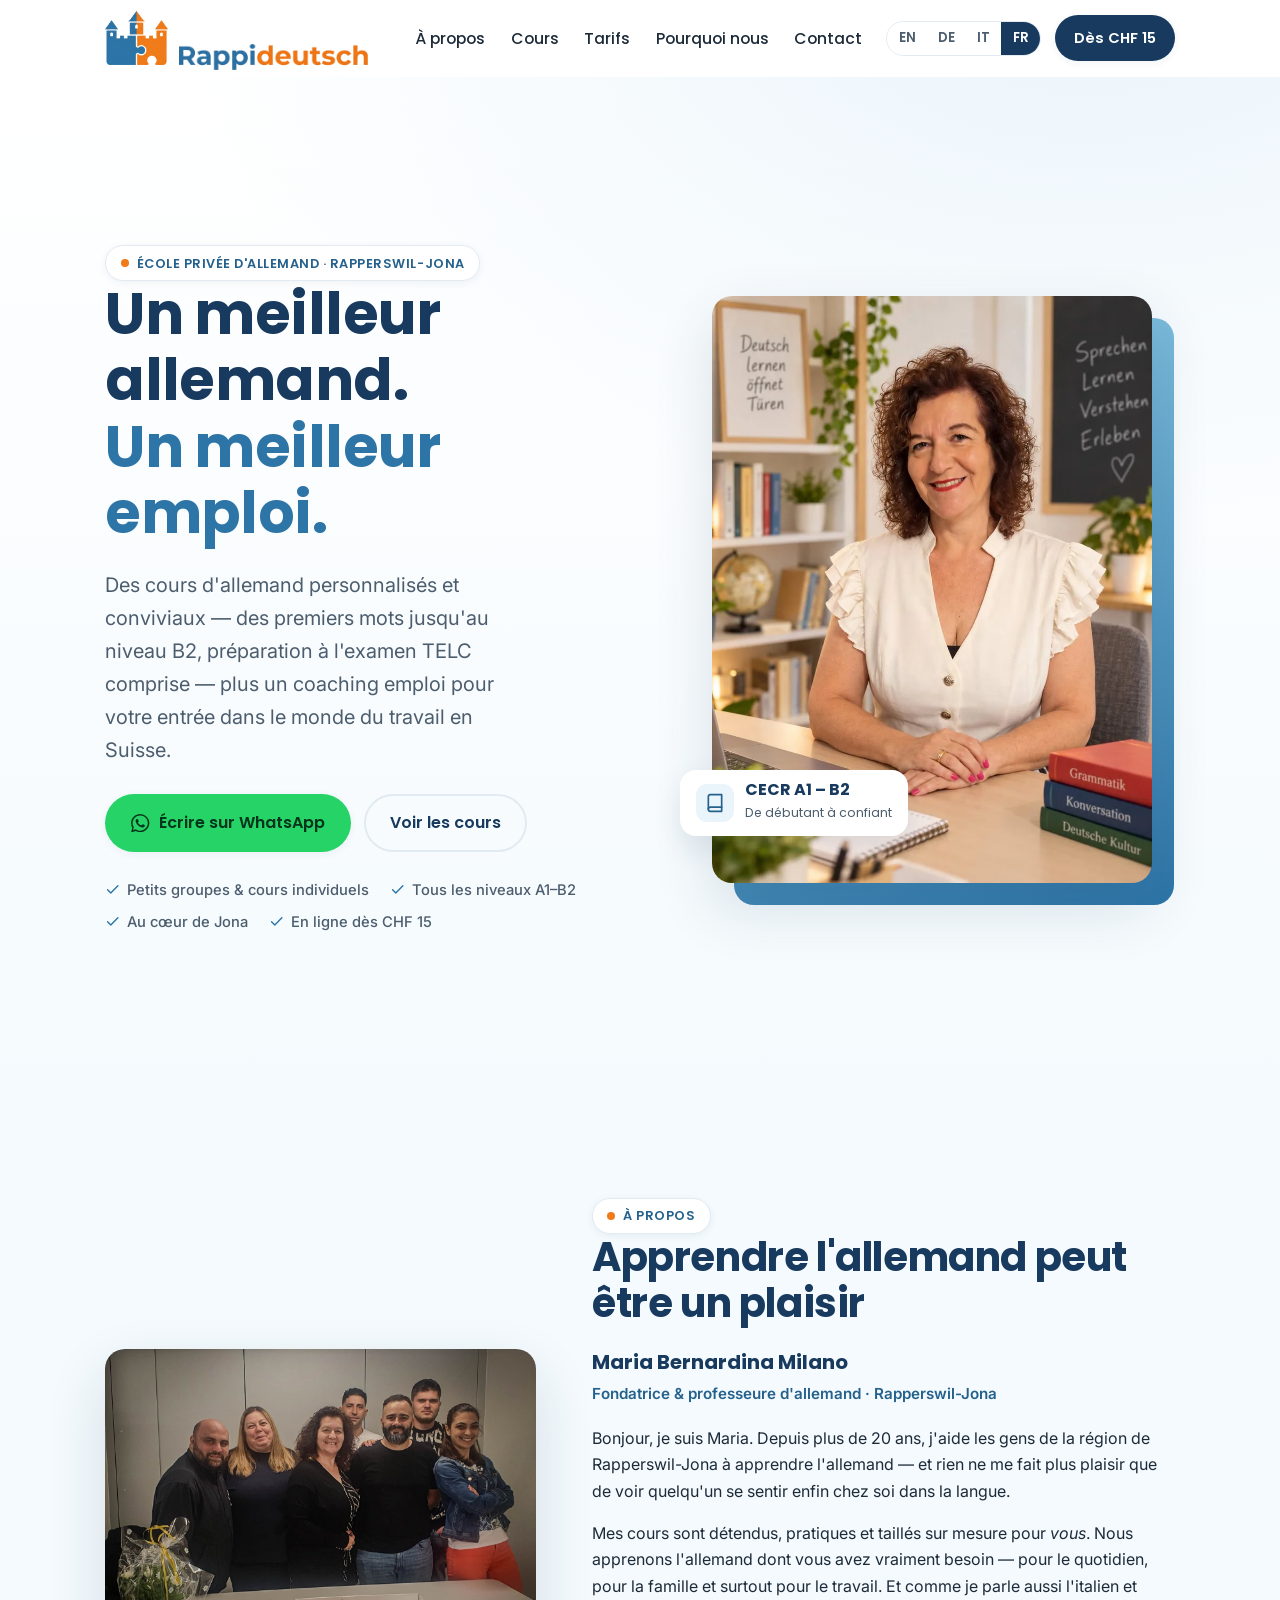
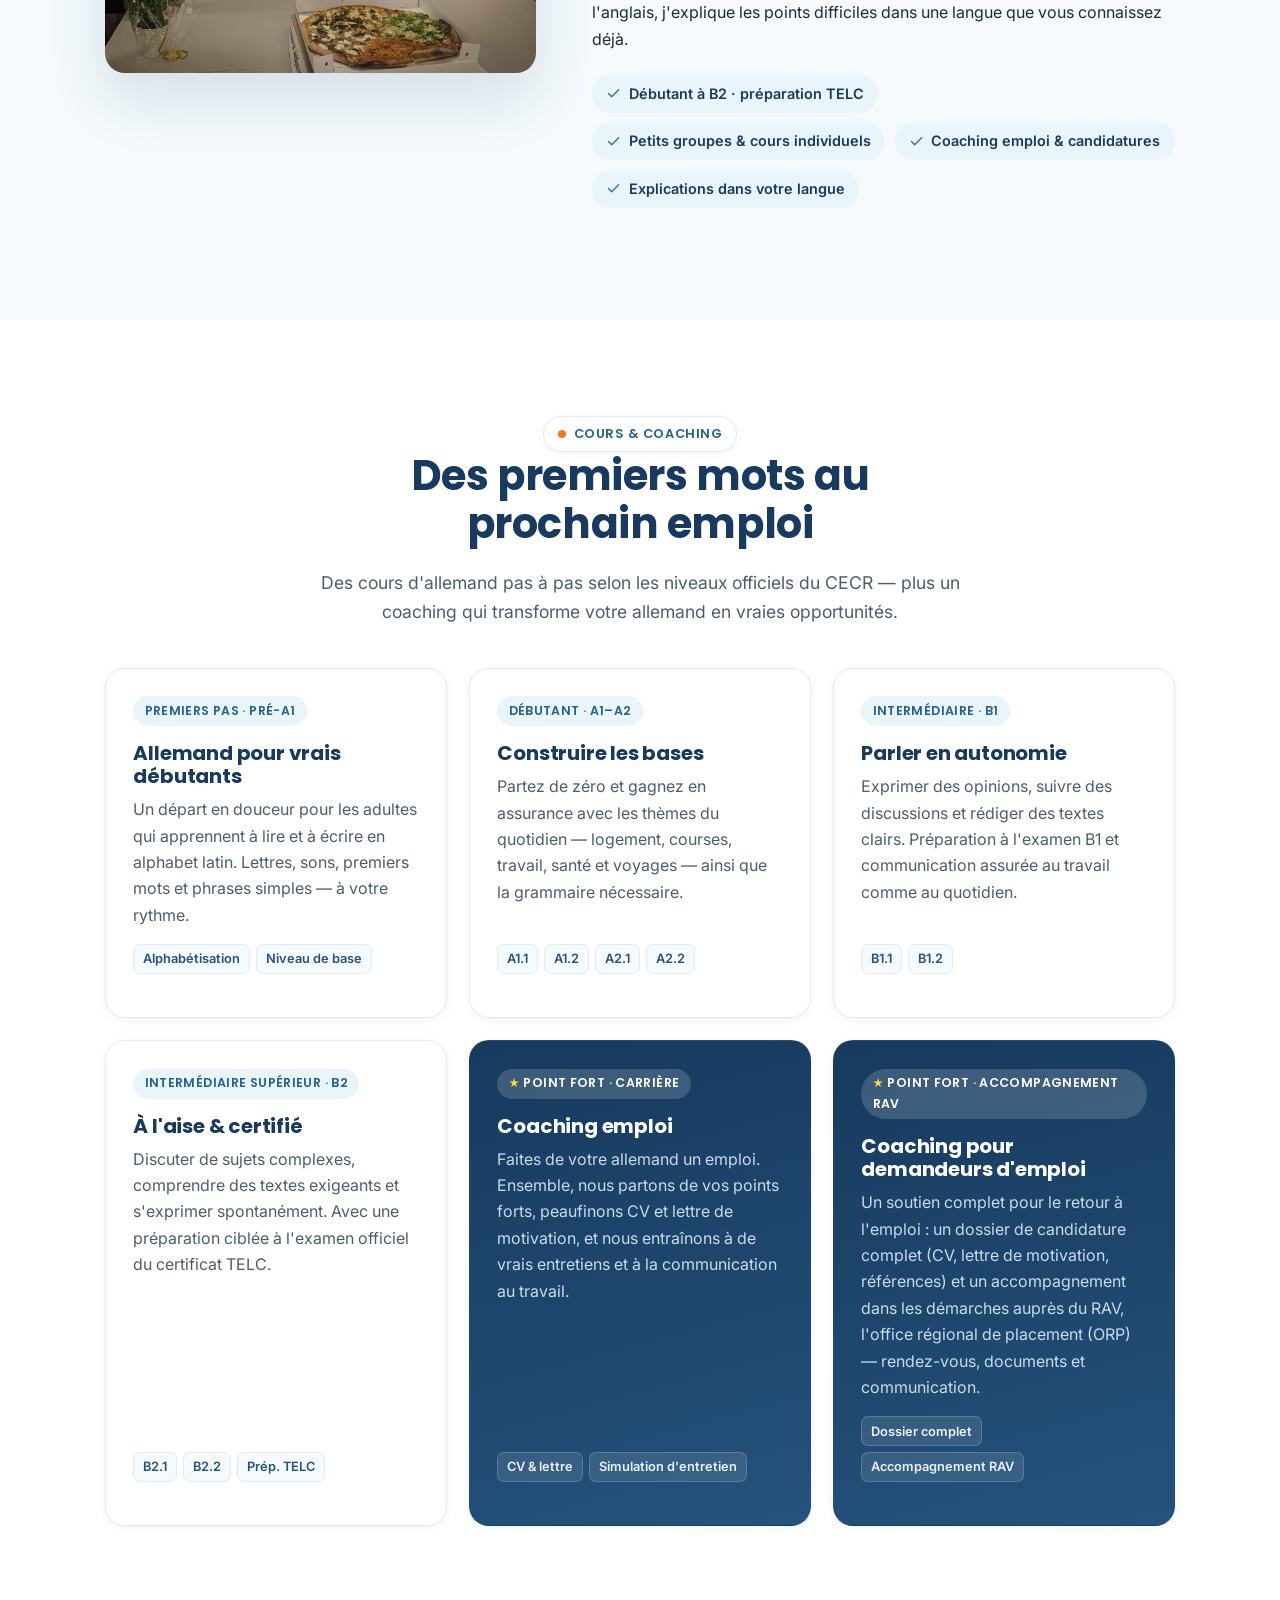
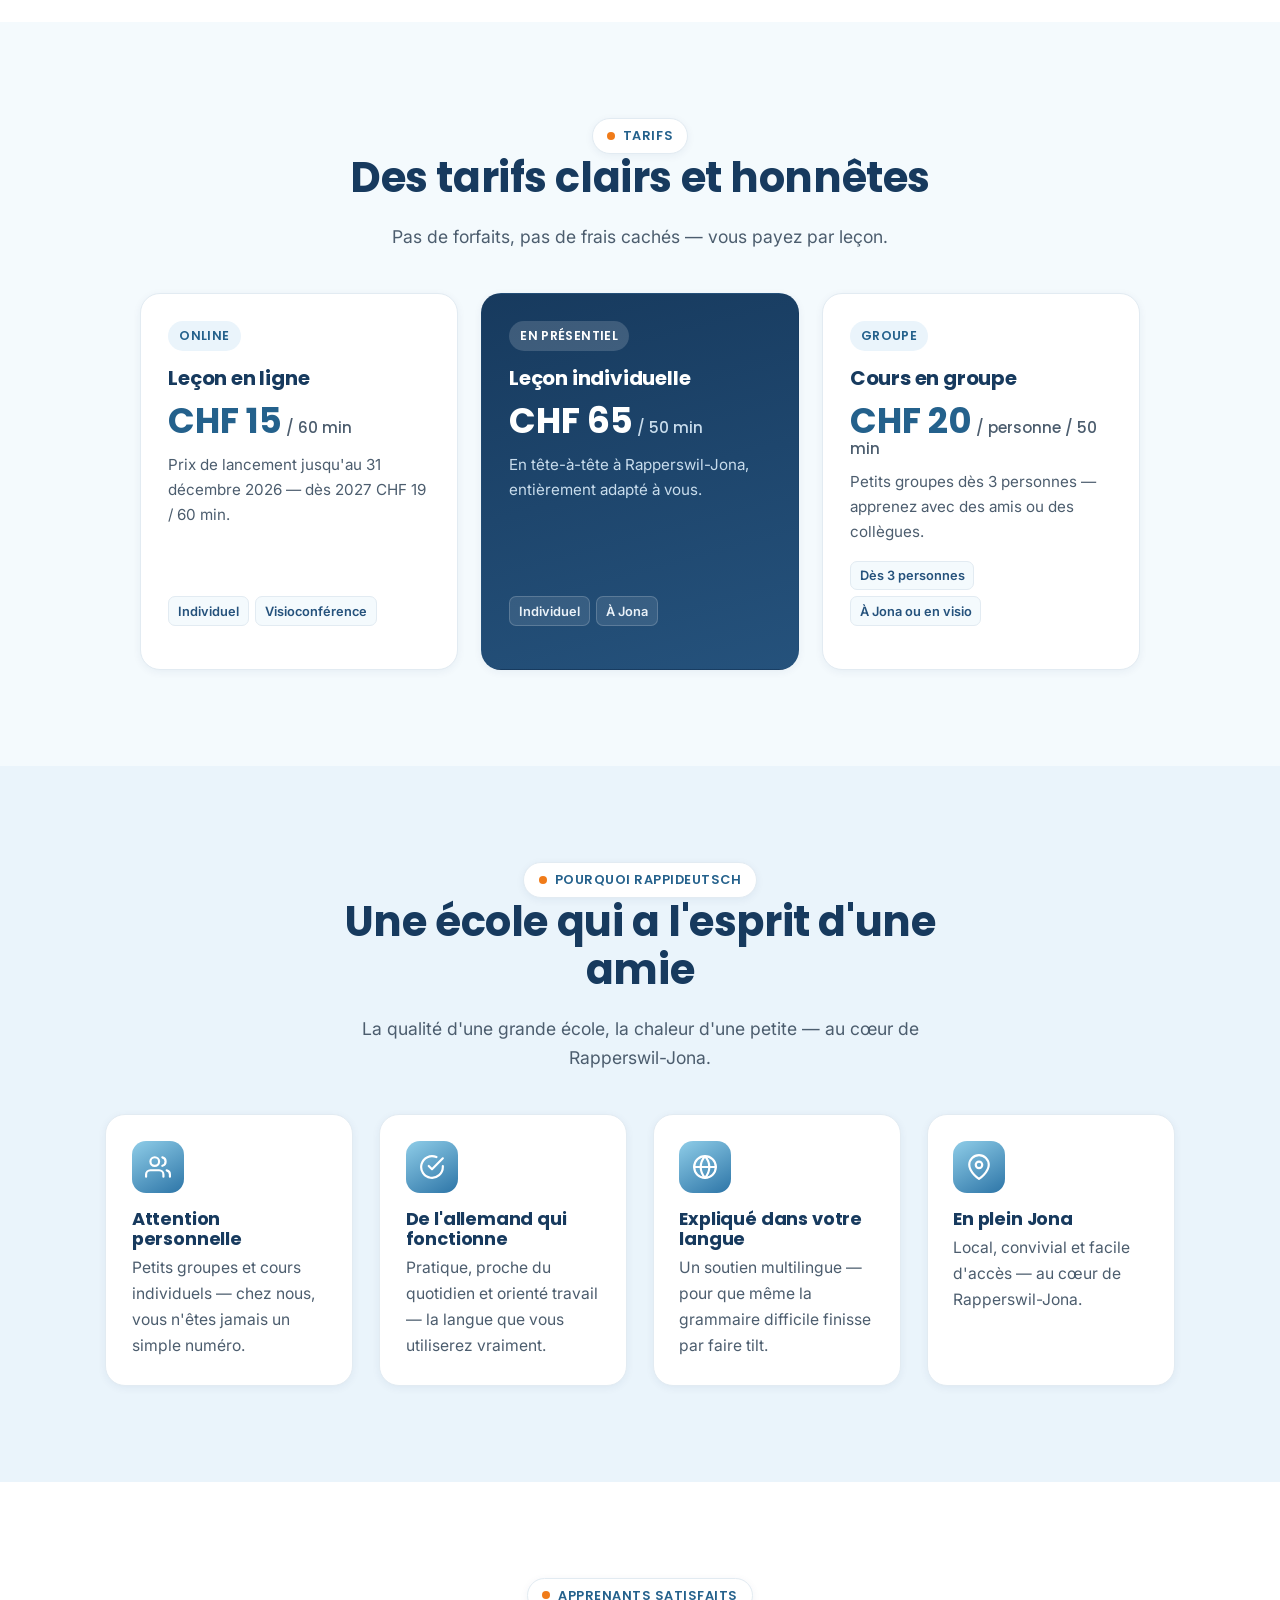
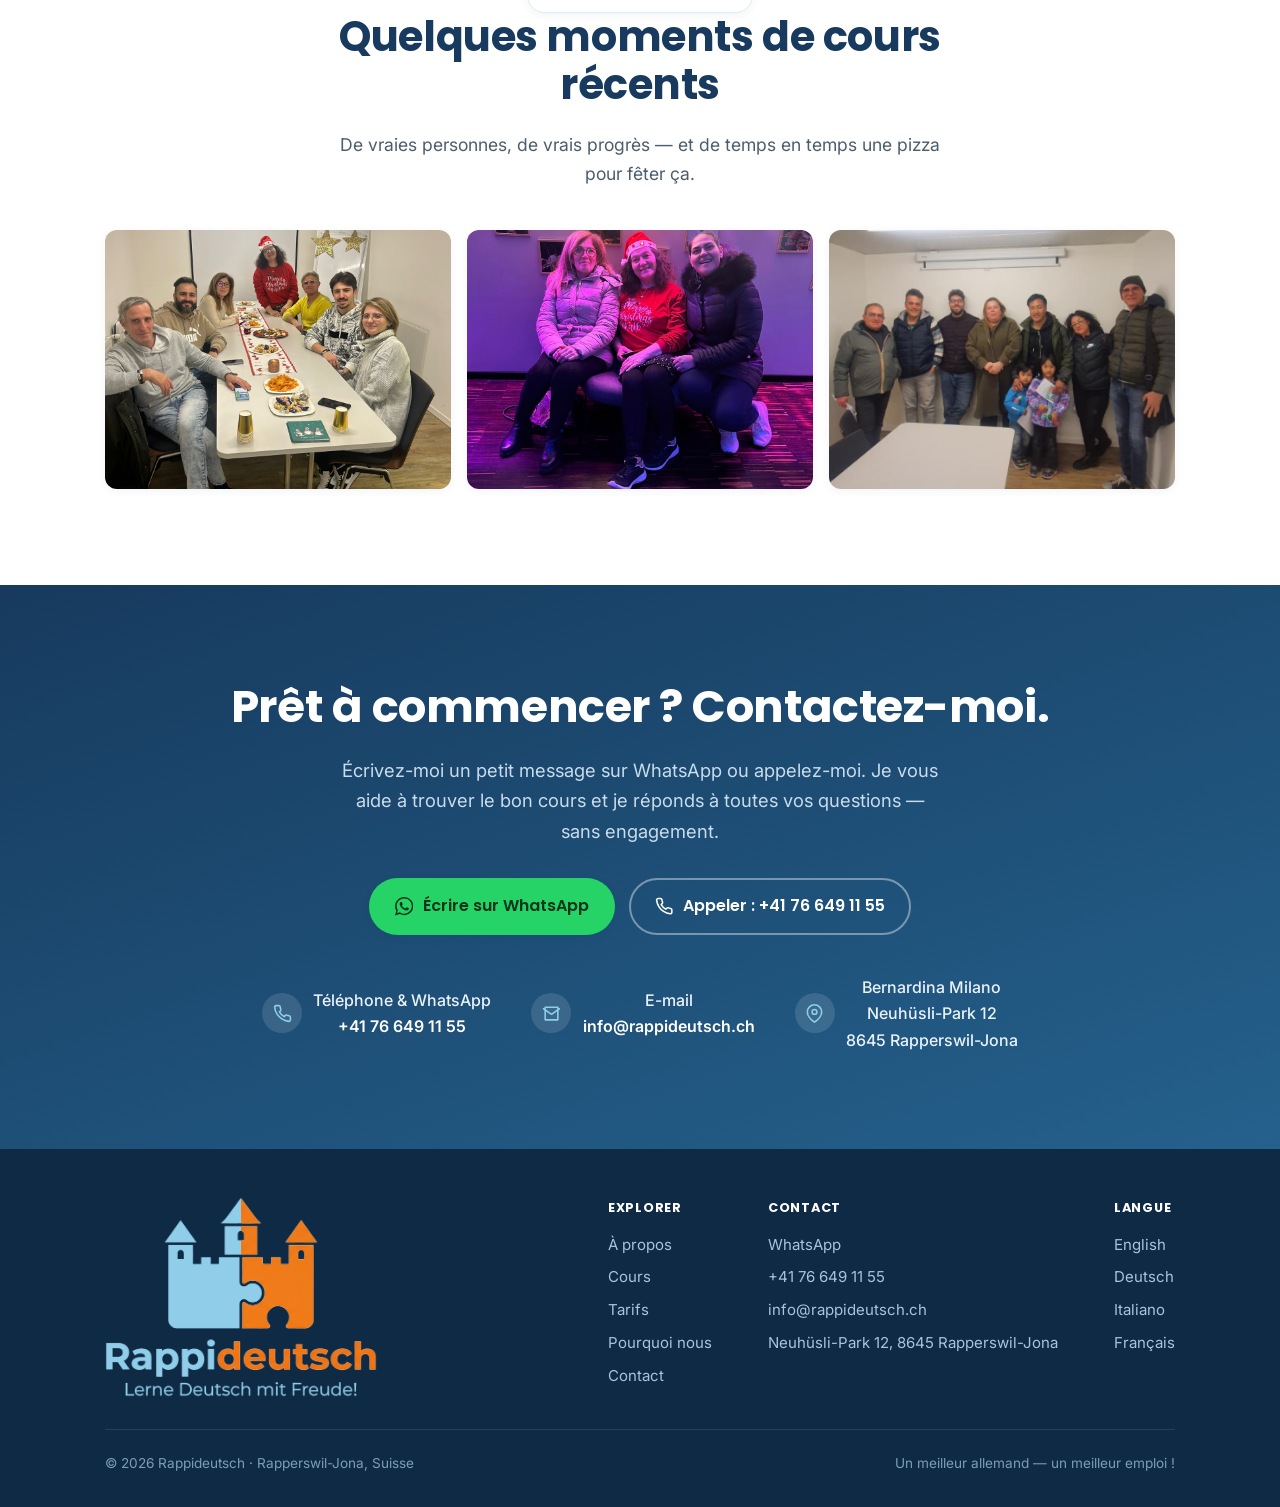
<file: docs/fr/index.html>
<!DOCTYPE html>
<html lang="fr">
<head>
  <meta charset="UTF-8" />
  <meta name="viewport" content="width=device-width, initial-scale=1.0" />
  <title>Rappideutsch — École privée d'allemand à Rapperswil-Jona</title>
  <meta name="description" content="Cours d'allemand à Rapperswil-Jona : du débutant au B2, préparation TELC et coaching emploi. Petits groupes ou cours individuels, en ligne dès CHF 15." />

  <link rel="icon" href="../assets/img/favicon.svg" type="image/svg+xml" />
  <link rel="canonical" href="https://rappideutsch.ch/fr/" />
  <link rel="alternate" hreflang="x-default" href="https://rappideutsch.ch/" />
  <link rel="alternate" hreflang="en" href="https://rappideutsch.ch/" />
  <link rel="alternate" hreflang="de" href="https://rappideutsch.ch/de/" />
  <link rel="alternate" hreflang="it" href="https://rappideutsch.ch/it/" />
  <link rel="alternate" hreflang="fr" href="https://rappideutsch.ch/fr/" />

  <!-- Open Graph -->
  <meta property="og:title" content="Rappideutsch — École privée d'allemand à Rapperswil-Jona" />
  <meta property="og:description" content="Un meilleur allemand. Un meilleur emploi. Cours d'allemand conviviaux & coaching emploi à Rapperswil-Jona." />
  <meta property="og:image" content="https://rappideutsch.ch/assets/img/logo-og.jpg" />
  <meta property="og:type" content="website" />
  <meta property="og:url" content="https://rappideutsch.ch/fr/" />
  <meta property="og:locale" content="fr_CH" />
  <meta property="og:image:width" content="1200" />
  <meta property="og:image:height" content="630" />
  <meta name="twitter:card" content="summary_large_image" />

  <!-- Structured data (local business card in search results) -->
  <script type="application/ld+json">
{
  "@context": "https://schema.org",
  "@type": [
    "LanguageSchool",
    "LocalBusiness"
  ],
  "@id": "https://rappideutsch.ch/#school",
  "name": "Rappideutsch",
  "url": "https://rappideutsch.ch/fr/",
  "inLanguage": "fr",
  "description": "Cours d'allemand à Rapperswil-Jona : du débutant au B2, préparation TELC et coaching emploi. Petits groupes ou cours individuels, en ligne dès CHF 15.",
  "image": "https://rappideutsch.ch/assets/img/logo-og.jpg",
  "logo": "https://rappideutsch.ch/assets/img/logo.png",
  "telephone": "+41766491155",
  "email": "info@rappideutsch.ch",
  "priceRange": "CHF 15–65",
  "currenciesAccepted": "CHF",
  "address": {
    "@type": "PostalAddress",
    "streetAddress": "Neuhüsli-Park 12",
    "postalCode": "8645",
    "addressLocality": "Rapperswil-Jona",
    "addressRegion": "SG",
    "addressCountry": "CH"
  },
  "areaServed": {
    "@type": "Place",
    "name": "Rapperswil-Jona, Switzerland"
  },
  "founder": {
    "@type": "Person",
    "name": "Maria Bernardina Milano",
    "jobTitle": "Fondatrice & professeure d'allemand"
  },
  "knowsLanguage": [
    "de",
    "it",
    "en"
  ],
  "makesOffer": [
    {
      "@type": "Offer",
      "name": "Leçon en ligne (60 min)",
      "price": "15",
      "priceCurrency": "CHF",
      "priceValidUntil": "2026-12-31"
    },
    {
      "@type": "Offer",
      "name": "Leçon individuelle en présentiel (50 min)",
      "price": "65",
      "priceCurrency": "CHF"
    },
    {
      "@type": "Offer",
      "name": "Cours en groupe, par personne (50 min)",
      "price": "20",
      "priceCurrency": "CHF"
    }
  ]
}
  </script>

  <!-- Fonts -->
  <link rel="preconnect" href="https://fonts.googleapis.com" />
  <link rel="preconnect" href="https://fonts.gstatic.com" crossorigin />
  <link href="https://fonts.googleapis.com/css2?family=Poppins:wght@500;600;700&family=Inter:wght@400;500;600&display=swap" rel="stylesheet" />

  <link rel="stylesheet" href="../assets/styles.css" />
</head>
<body>

  <!-- ============ HEADER ============ -->
  <header class="site-header">
    <nav class="nav wrap" aria-label="Menu principal">
      <a class="brand" href="./" aria-label="Rappideutsch page d'accueil">
        <img class="brand-mark" src="../assets/img/logo-mark.webp" alt="" width="420" height="360" />
        <img class="brand-word" src="../assets/img/logo-wordmark.webp" alt="Rappideutsch" width="900" height="124" />
      </a>

      <ul class="nav-links" id="nav-links">
        <li><a href="#about">À propos</a></li>
        <li><a href="#courses">Cours</a></li>
        <li><a href="#prices">Tarifs</a></li>
        <li><a href="#why">Pourquoi nous</a></li>
        <li><a href="#contact">Contact</a></li>
      </ul>

      <div class="nav-actions">
        <div class="lang-switch" aria-label="Langue">
          <a href="../">EN</a>
          <a href="../de/">DE</a>
          <a href="../it/">IT</a>
          <a href="./" class="active" aria-current="page">FR</a>
        </div>
        <a class="btn btn-primary btn-sm nav-cta" href="#prices">Dès CHF 15</a>
        <button class="nav-toggle" aria-label="Ouvrir le menu" aria-expanded="false" aria-controls="nav-links">
          <span></span><span></span><span></span>
        </button>
      </div>
    </nav>
  </header>

  <main>
    <!-- ============ HERO ============ -->
    <section class="hero" id="top">
      <div class="wrap hero-grid">
        <div class="hero-copy">
          <span class="eyebrow"><span class="dot"></span> École privée d'allemand · Rapperswil-Jona</span>
          <h1>Un meilleur allemand.<br /><span class="accent">Un meilleur emploi.</span></h1>
          <p class="hero-lead">Des cours d'allemand personnalisés et conviviaux — des premiers mots jusqu'au niveau B2, préparation à l'examen TELC comprise — plus un coaching emploi pour votre entrée dans le monde du travail en Suisse.</p>
          <div class="hero-cta">
            <a class="btn btn-whatsapp" href="https://wa.me/41766491155?text=Bonjour%20Maria%2C%20j%27aimerais%20en%20savoir%20plus%20sur%20vos%20cours%20d%27allemand." target="_blank" rel="noopener">
              <svg viewBox="0 0 24 24" fill="currentColor" aria-hidden="true"><path d="M.057 24l1.687-6.163a11.867 11.867 0 01-1.587-5.946C.16 5.335 5.495 0 12.05 0a11.82 11.82 0 018.413 3.488 11.82 11.82 0 013.48 8.414c-.003 6.557-5.338 11.892-11.893 11.892a11.9 11.9 0 01-5.688-1.448L.057 24zm6.597-3.807c1.676.995 3.276 1.591 5.392 1.592 5.448 0 9.886-4.434 9.889-9.885.002-5.462-4.415-9.89-9.881-9.892-5.452 0-9.887 4.434-9.889 9.884a9.86 9.86 0 001.51 5.26l-.999 3.648 3.978-1.044zm11.387-5.464c-.074-.124-.272-.198-.57-.347-.297-.149-1.758-.868-2.031-.967-.272-.099-.47-.149-.669.149-.198.297-.768.967-.941 1.165-.173.198-.347.223-.644.074-.297-.149-1.255-.462-2.39-1.475-.883-.788-1.48-1.761-1.653-2.059-.173-.297-.018-.458.13-.606.134-.133.297-.347.446-.521.151-.172.2-.296.3-.495.099-.198.05-.372-.025-.521-.075-.148-.669-1.611-.916-2.206-.242-.579-.487-.501-.669-.51l-.57-.01c-.198 0-.52.074-.792.372s-1.04 1.017-1.04 2.479 1.065 2.876 1.213 3.074c.149.198 2.096 3.2 5.077 4.487.71.306 1.263.489 1.694.626.712.226 1.36.194 1.872.118.571-.085 1.758-.719 2.006-1.413.248-.695.248-1.29.173-1.414z"/></svg>
              Écrire sur WhatsApp
            </a>
            <a class="btn btn-outline" href="#courses">Voir les cours</a>
          </div>
          <div class="hero-trust">
            <span><svg viewBox="0 0 24 24" fill="none" stroke="currentColor" stroke-width="2.2" stroke-linecap="round" stroke-linejoin="round"><path d="M20 6L9 17l-5-5"/></svg> Petits groupes &amp; cours individuels</span>
            <span><svg viewBox="0 0 24 24" fill="none" stroke="currentColor" stroke-width="2.2" stroke-linecap="round" stroke-linejoin="round"><path d="M20 6L9 17l-5-5"/></svg> Tous les niveaux A1–B2</span>
            <span><svg viewBox="0 0 24 24" fill="none" stroke="currentColor" stroke-width="2.2" stroke-linecap="round" stroke-linejoin="round"><path d="M20 6L9 17l-5-5"/></svg> Au cœur de Jona</span>
            <span><svg viewBox="0 0 24 24" fill="none" stroke="currentColor" stroke-width="2.2" stroke-linecap="round" stroke-linejoin="round"><path d="M20 6L9 17l-5-5"/></svg> En ligne dès CHF 15</span>
          </div>
        </div>

        <div class="hero-visual">
          <div class="hero-blob" aria-hidden="true"></div>
          <img class="hero-photo" src="../assets/img/teacher.webp" alt="Maria, votre professeure d'allemand chez Rappideutsch" width="440" height="587" fetchpriority="high" />
          <div class="hero-badge">
            <span class="badge-icon">
              <svg viewBox="0 0 24 24" fill="none" stroke="currentColor" stroke-width="2" stroke-linecap="round" stroke-linejoin="round"><path d="M4 19.5A2.5 2.5 0 016.5 17H20"/><path d="M6.5 2H20v20H6.5A2.5 2.5 0 014 19.5v-15A2.5 2.5 0 016.5 2z"/></svg>
            </span>
            <span>
              <b>CECR A1 – B2</b>
              <small>De débutant à confiant</small>
            </span>
          </div>
        </div>
      </div>
    </section>

    <!-- ============ ABOUT ============ -->
    <section class="section-tint" id="about">
      <div class="wrap about-grid">
        <div class="about-photo">
          <img src="../assets/img/group2.jpg" alt="Maria avec l'une de ses classes d'allemand" loading="lazy" />
        </div>
        <div class="about-copy">
          <span class="eyebrow"><span class="dot"></span> À propos</span>
          <h2>Apprendre l'allemand peut être un plaisir</h2>
          <p class="teacher-name">Maria Bernardina Milano</p>
          <p class="teacher-role">Fondatrice &amp; professeure d'allemand · Rapperswil-Jona</p>
          <p>Bonjour, je suis Maria. Depuis plus de 20 ans, j'aide les gens de la région de Rapperswil-Jona à apprendre l'allemand — et rien ne me fait plus plaisir que de voir quelqu'un se sentir enfin chez soi dans la langue.</p>
          <p>Mes cours sont détendus, pratiques et taillés sur mesure pour <em>vous</em>. Nous apprenons l'allemand dont vous avez vraiment besoin — pour le quotidien, pour la famille et surtout pour le travail. Et comme je parle aussi l'italien et l'anglais, j'explique les points difficiles dans une langue que vous connaissez déjà.</p>
          <ul class="chips">
            <li><svg viewBox="0 0 24 24" fill="none" stroke="currentColor" stroke-width="2.2" stroke-linecap="round" stroke-linejoin="round"><path d="M20 6L9 17l-5-5"/></svg> Débutant à B2 · préparation TELC</li>
            <li><svg viewBox="0 0 24 24" fill="none" stroke="currentColor" stroke-width="2.2" stroke-linecap="round" stroke-linejoin="round"><path d="M20 6L9 17l-5-5"/></svg> Petits groupes &amp; cours individuels</li>
            <li><svg viewBox="0 0 24 24" fill="none" stroke="currentColor" stroke-width="2.2" stroke-linecap="round" stroke-linejoin="round"><path d="M20 6L9 17l-5-5"/></svg> Coaching emploi &amp; candidatures</li>
            <li><svg viewBox="0 0 24 24" fill="none" stroke="currentColor" stroke-width="2.2" stroke-linecap="round" stroke-linejoin="round"><path d="M20 6L9 17l-5-5"/></svg> Explications dans votre langue</li>
          </ul>
        </div>
      </div>
    </section>

    <!-- ============ COURSES ============ -->
    <section id="courses">
      <div class="wrap">
        <div class="section-head center">
          <span class="eyebrow"><span class="dot"></span> Cours &amp; coaching</span>
          <h2>Des premiers mots au prochain emploi</h2>
          <p>Des cours d'allemand pas à pas selon les niveaux officiels du CECR — plus un coaching qui transforme votre allemand en vraies opportunités.</p>
        </div>

        <div class="course-grid">
          <article class="course-card">
            <span class="level-tag">Premiers pas · Pré-A1</span>
            <h3>Allemand pour vrais débutants</h3>
            <p>Un départ en douceur pour les adultes qui apprennent à lire et à écrire en alphabet latin. Lettres, sons, premiers mots et phrases simples — à votre rythme.</p>
            <ul class="steps"><li>Alphabétisation</li><li>Niveau de base</li></ul>
          </article>

          <article class="course-card">
            <span class="level-tag">Débutant · A1–A2</span>
            <h3>Construire les bases</h3>
            <p>Partez de zéro et gagnez en assurance avec les thèmes du quotidien — logement, courses, travail, santé et voyages — ainsi que la grammaire nécessaire.</p>
            <ul class="steps"><li>A1.1</li><li>A1.2</li><li>A2.1</li><li>A2.2</li></ul>
          </article>

          <article class="course-card">
            <span class="level-tag">Intermédiaire · B1</span>
            <h3>Parler en autonomie</h3>
            <p>Exprimer des opinions, suivre des discussions et rédiger des textes clairs. Préparation à l'examen B1 et communication assurée au travail comme au quotidien.</p>
            <ul class="steps"><li>B1.1</li><li>B1.2</li></ul>
          </article>

          <article class="course-card">
            <span class="level-tag">Intermédiaire supérieur · B2</span>
            <h3>À l'aise &amp; certifié</h3>
            <p>Discuter de sujets complexes, comprendre des textes exigeants et s'exprimer spontanément. Avec une préparation ciblée à l'examen officiel du certificat TELC.</p>
            <ul class="steps"><li>B2.1</li><li>B2.2</li><li>Prép. TELC</li></ul>
          </article>

          <article class="course-card featured">
            <span class="level-tag"><span class="star">★</span> Point fort · Carrière</span>
            <h3>Coaching emploi</h3>
            <p>Faites de votre allemand un emploi. Ensemble, nous partons de vos points forts, peaufinons CV et lettre de motivation, et nous entraînons à de vrais entretiens et à la communication au travail.</p>
            <ul class="steps"><li>CV &amp; lettre</li><li>Simulation d'entretien</li></ul>
          </article>

          <article class="course-card featured">
            <span class="level-tag"><span class="star">★</span> Point fort · Accompagnement RAV</span>
            <h3>Coaching pour demandeurs d'emploi</h3>
            <p>Un soutien complet pour le retour à l'emploi&nbsp;: un dossier de candidature complet (CV, lettre de motivation, références) et un accompagnement dans les démarches auprès du RAV, l'office régional de placement (ORP) — rendez-vous, documents et communication.</p>
            <ul class="steps"><li>Dossier complet</li><li>Accompagnement RAV</li></ul>
          </article>
        </div>
      </div>
    </section>

    <!-- ============ TARIFS ============ -->
    <section class="section-tint" id="prices">
      <div class="wrap">
        <div class="section-head center">
          <span class="eyebrow"><span class="dot"></span> Tarifs</span>
          <h2>Des tarifs clairs et honnêtes</h2>
          <p>Pas de forfaits, pas de frais cachés — vous payez par leçon.</p>
        </div>

        <div class="price-grid">
          <article class="course-card price-card">
            <span class="level-tag">Online</span>
            <h3>Leçon en ligne</h3>
            <p class="price"><b>CHF 15</b> <span>/ 60 min</span></p>
            <p class="price-note">Prix de lancement jusqu'au 31 décembre 2026 — dès 2027 CHF 19 / 60 min.</p>
            <ul class="steps"><li>Individuel</li><li>Visioconférence</li></ul>
          </article>

          <article class="course-card price-card featured">
            <span class="level-tag">En présentiel</span>
            <h3>Leçon individuelle</h3>
            <p class="price"><b>CHF 65</b> <span>/ 50 min</span></p>
            <p class="price-note">En tête-à-tête à Rapperswil-Jona, entièrement adapté à vous.</p>
            <ul class="steps"><li>Individuel</li><li>À Jona</li></ul>
          </article>

          <article class="course-card price-card">
            <span class="level-tag">Groupe</span>
            <h3>Cours en groupe</h3>
            <p class="price"><b>CHF 20</b> <span>/ personne / 50 min</span></p>
            <p class="price-note">Petits groupes dès 3 personnes — apprenez avec des amis ou des collègues.</p>
            <ul class="steps"><li>Dès 3 personnes</li><li>À Jona ou en visio</li></ul>
          </article>
        </div>
      </div>
    </section>

    <!-- ============ WHY US ============ -->
    <section class="section-sky" id="why">
      <div class="wrap">
        <div class="section-head center">
          <span class="eyebrow"><span class="dot"></span> Pourquoi Rappideutsch</span>
          <h2>Une école qui a l'esprit d'une amie</h2>
          <p>La qualité d'une grande école, la chaleur d'une petite — au cœur de Rapperswil-Jona.</p>
        </div>

        <div class="feature-grid">
          <div class="feature">
            <span class="ico"><svg viewBox="0 0 24 24" fill="none" stroke="currentColor" stroke-width="2" stroke-linecap="round" stroke-linejoin="round"><path d="M17 21v-2a4 4 0 00-4-4H5a4 4 0 00-4 4v2"/><circle cx="9" cy="7" r="4"/><path d="M23 21v-2a4 4 0 00-3-3.87M16 3.13a4 4 0 010 7.75"/></svg></span>
            <h3>Attention personnelle</h3>
            <p>Petits groupes et cours individuels — chez nous, vous n'êtes jamais un simple numéro.</p>
          </div>
          <div class="feature">
            <span class="ico"><svg viewBox="0 0 24 24" fill="none" stroke="currentColor" stroke-width="2" stroke-linecap="round" stroke-linejoin="round"><path d="M22 11.08V12a10 10 0 11-5.93-9.14"/><path d="M22 4L12 14.01l-3-3"/></svg></span>
            <h3>De l'allemand qui fonctionne</h3>
            <p>Pratique, proche du quotidien et orienté travail — la langue que vous utiliserez vraiment.</p>
          </div>
          <div class="feature">
            <span class="ico"><svg viewBox="0 0 24 24" fill="none" stroke="currentColor" stroke-width="2" stroke-linecap="round" stroke-linejoin="round"><circle cx="12" cy="12" r="10"/><path d="M2 12h20M12 2a15.3 15.3 0 014 10 15.3 15.3 0 01-4 10 15.3 15.3 0 01-4-10 15.3 15.3 0 014-10z"/></svg></span>
            <h3>Expliqué dans votre langue</h3>
            <p>Un soutien multilingue — pour que même la grammaire difficile finisse par faire tilt.</p>
          </div>
          <div class="feature">
            <span class="ico"><svg viewBox="0 0 24 24" fill="none" stroke="currentColor" stroke-width="2" stroke-linecap="round" stroke-linejoin="round"><path d="M21 10c0 7-9 13-9 13s-9-6-9-13a9 9 0 0118 0z"/><circle cx="12" cy="10" r="3"/></svg></span>
            <h3>En plein Jona</h3>
            <p>Local, convivial et facile d'accès — au cœur de Rapperswil-Jona.</p>
          </div>
        </div>
      </div>
    </section>

    <!-- ============ GALLERY ============ -->
    <section id="gallery">
      <div class="wrap">
        <div class="section-head center">
          <span class="eyebrow"><span class="dot"></span> Apprenants satisfaits</span>
          <h2>Quelques moments de cours récents</h2>
          <p>De vraies personnes, de vrais progrès — et de temps en temps une pizza pour fêter ça.</p>
        </div>
        <div class="gallery">
          <figure><img src="../assets/img/group4.jpg" alt="Une classe d'allemand fait la fête ensemble" loading="lazy" /></figure>
          <figure><img src="../assets/img/group3.jpg" alt="Des apprenants pendant un cours d'allemand" loading="lazy" /></figure>
          <figure><img src="../assets/img/group1.jpg" alt="Un groupe d'apprenants de Rappideutsch" loading="lazy" /></figure>
        </div>
      </div>
    </section>

    <!-- ============ CONTACT / CTA ============ -->
    <section class="cta" id="contact">
      <div class="wrap">
        <h2>Prêt à commencer&nbsp;? Contactez-moi.</h2>
        <p class="cta-lead">Écrivez-moi un petit message sur WhatsApp ou appelez-moi. Je vous aide à trouver le bon cours et je réponds à toutes vos questions — sans engagement.</p>
        <div class="cta-buttons">
          <a class="btn btn-whatsapp" href="https://wa.me/41766491155?text=Bonjour%20Maria%2C%20j%27aimerais%20en%20savoir%20plus%20sur%20vos%20cours%20d%27allemand." target="_blank" rel="noopener">
            <svg viewBox="0 0 24 24" fill="currentColor" aria-hidden="true"><path d="M.057 24l1.687-6.163a11.867 11.867 0 01-1.587-5.946C.16 5.335 5.495 0 12.05 0a11.82 11.82 0 018.413 3.488 11.82 11.82 0 013.48 8.414c-.003 6.557-5.338 11.892-11.893 11.892a11.9 11.9 0 01-5.688-1.448L.057 24zm6.597-3.807c1.676.995 3.276 1.591 5.392 1.592 5.448 0 9.886-4.434 9.889-9.885.002-5.462-4.415-9.89-9.881-9.892-5.452 0-9.887 4.434-9.889 9.884a9.86 9.86 0 001.51 5.26l-.999 3.648 3.978-1.044zm11.387-5.464c-.074-.124-.272-.198-.57-.347-.297-.149-1.758-.868-2.031-.967-.272-.099-.47-.149-.669.149-.198.297-.768.967-.941 1.165-.173.198-.347.223-.644.074-.297-.149-1.255-.462-2.39-1.475-.883-.788-1.48-1.761-1.653-2.059-.173-.297-.018-.458.13-.606.134-.133.297-.347.446-.521.151-.172.2-.296.3-.495.099-.198.05-.372-.025-.521-.075-.148-.669-1.611-.916-2.206-.242-.579-.487-.501-.669-.51l-.57-.01c-.198 0-.52.074-.792.372s-1.04 1.017-1.04 2.479 1.065 2.876 1.213 3.074c.149.198 2.096 3.2 5.077 4.487.71.306 1.263.489 1.694.626.712.226 1.36.194 1.872.118.571-.085 1.758-.719 2.006-1.413.248-.695.248-1.29.173-1.414z"/></svg>
            Écrire sur WhatsApp
          </a>
          <a class="btn btn-outline" href="tel:+41766491155">
            <svg viewBox="0 0 24 24" fill="none" stroke="currentColor" stroke-width="2" stroke-linecap="round" stroke-linejoin="round" aria-hidden="true"><path d="M22 16.92v3a2 2 0 01-2.18 2 19.79 19.79 0 01-8.63-3.07 19.5 19.5 0 01-6-6 19.79 19.79 0 01-3.07-8.67A2 2 0 014.11 2h3a2 2 0 012 1.72c.127.96.36 1.903.7 2.81a2 2 0 01-.45 2.11L8.09 9.91a16 16 0 006 6l1.27-1.27a2 2 0 012.11-.45c.907.34 1.85.573 2.81.7A2 2 0 0122 16.92z"/></svg>
            Appeler&nbsp;: +41 76 649 11 55
          </a>
        </div>
        <div class="contact-info">
          <span class="item">
            <span class="ico-c"><svg viewBox="0 0 24 24" fill="none" stroke="currentColor" stroke-width="2" stroke-linecap="round" stroke-linejoin="round"><path d="M22 16.92v3a2 2 0 01-2.18 2 19.79 19.79 0 01-8.63-3.07 19.5 19.5 0 01-6-6 19.79 19.79 0 01-3.07-8.67A2 2 0 014.11 2h3a2 2 0 012 1.72c.127.96.36 1.903.7 2.81a2 2 0 01-.45 2.11L8.09 9.91a16 16 0 006 6l1.27-1.27a2 2 0 012.11-.45c.907.34 1.85.573 2.81.7A2 2 0 0122 16.92z"/></svg></span>
            <span>Téléphone &amp; WhatsApp<br /><a href="tel:+41766491155">+41 76 649 11 55</a></span>
          </span>
          <span class="item">
            <span class="ico-c"><svg viewBox="0 0 24 24" fill="none" stroke="currentColor" stroke-width="2" stroke-linecap="round" stroke-linejoin="round"><path d="M4 4h16v16H4z"/><path d="M22 6l-10 7L2 6"/></svg></span>
            <span>E-mail<br /><a href="mailto:info@rappideutsch.ch">info@rappideutsch.ch</a></span>
          </span>
          <span class="item">
            <span class="ico-c"><svg viewBox="0 0 24 24" fill="none" stroke="currentColor" stroke-width="2" stroke-linecap="round" stroke-linejoin="round"><path d="M21 10c0 7-9 13-9 13s-9-6-9-13a9 9 0 0118 0z"/><circle cx="12" cy="10" r="3"/></svg></span>
            <span>Bernardina Milano<br />Neuhüsli-Park 12<br />8645 Rapperswil-Jona</span>
          </span>
        </div>
      </div>
    </section>
  </main>

  <!-- ============ FOOTER ============ -->
  <footer class="site-footer">
    <div class="wrap">
      <div class="footer-top">
        <div class="footer-brand">
          <img src="../assets/img/logo-dark.png" alt="Rappideutsch" />
        </div>
        <div class="footer-cols">
          <div>
            <h4>Explorer</h4>
            <ul>
              <li><a href="#about">À propos</a></li>
              <li><a href="#courses">Cours</a></li>
              <li><a href="#prices">Tarifs</a></li>
              <li><a href="#why">Pourquoi nous</a></li>
              <li><a href="#contact">Contact</a></li>
            </ul>
          </div>
          <div>
            <h4>Contact</h4>
            <ul>
              <li><a href="https://wa.me/41766491155" target="_blank" rel="noopener">WhatsApp</a></li>
              <li><a href="tel:+41766491155">+41 76 649 11 55</a></li>
              <li><a href="mailto:info@rappideutsch.ch">info@rappideutsch.ch</a></li>
              <li>Neuhüsli-Park 12, 8645 Rapperswil-Jona</li>
            </ul>
          </div>
          <div>
            <h4>Langue</h4>
            <ul>
              <li><a href="../">English</a></li>
              <li><a href="../de/">Deutsch</a></li>
              <li><a href="../it/">Italiano</a></li>
              <li><a href="./">Français</a></li>
            </ul>
          </div>
        </div>
      </div>
      <div class="footer-bottom">
        <span>© 2026 Rappideutsch · Rapperswil-Jona, Suisse</span>
        <span>Un meilleur allemand — un meilleur emploi&nbsp;!</span>
      </div>
    </div>
  </footer>

  <script src="../assets/app.js"></script>
</body>
</html>
</file>
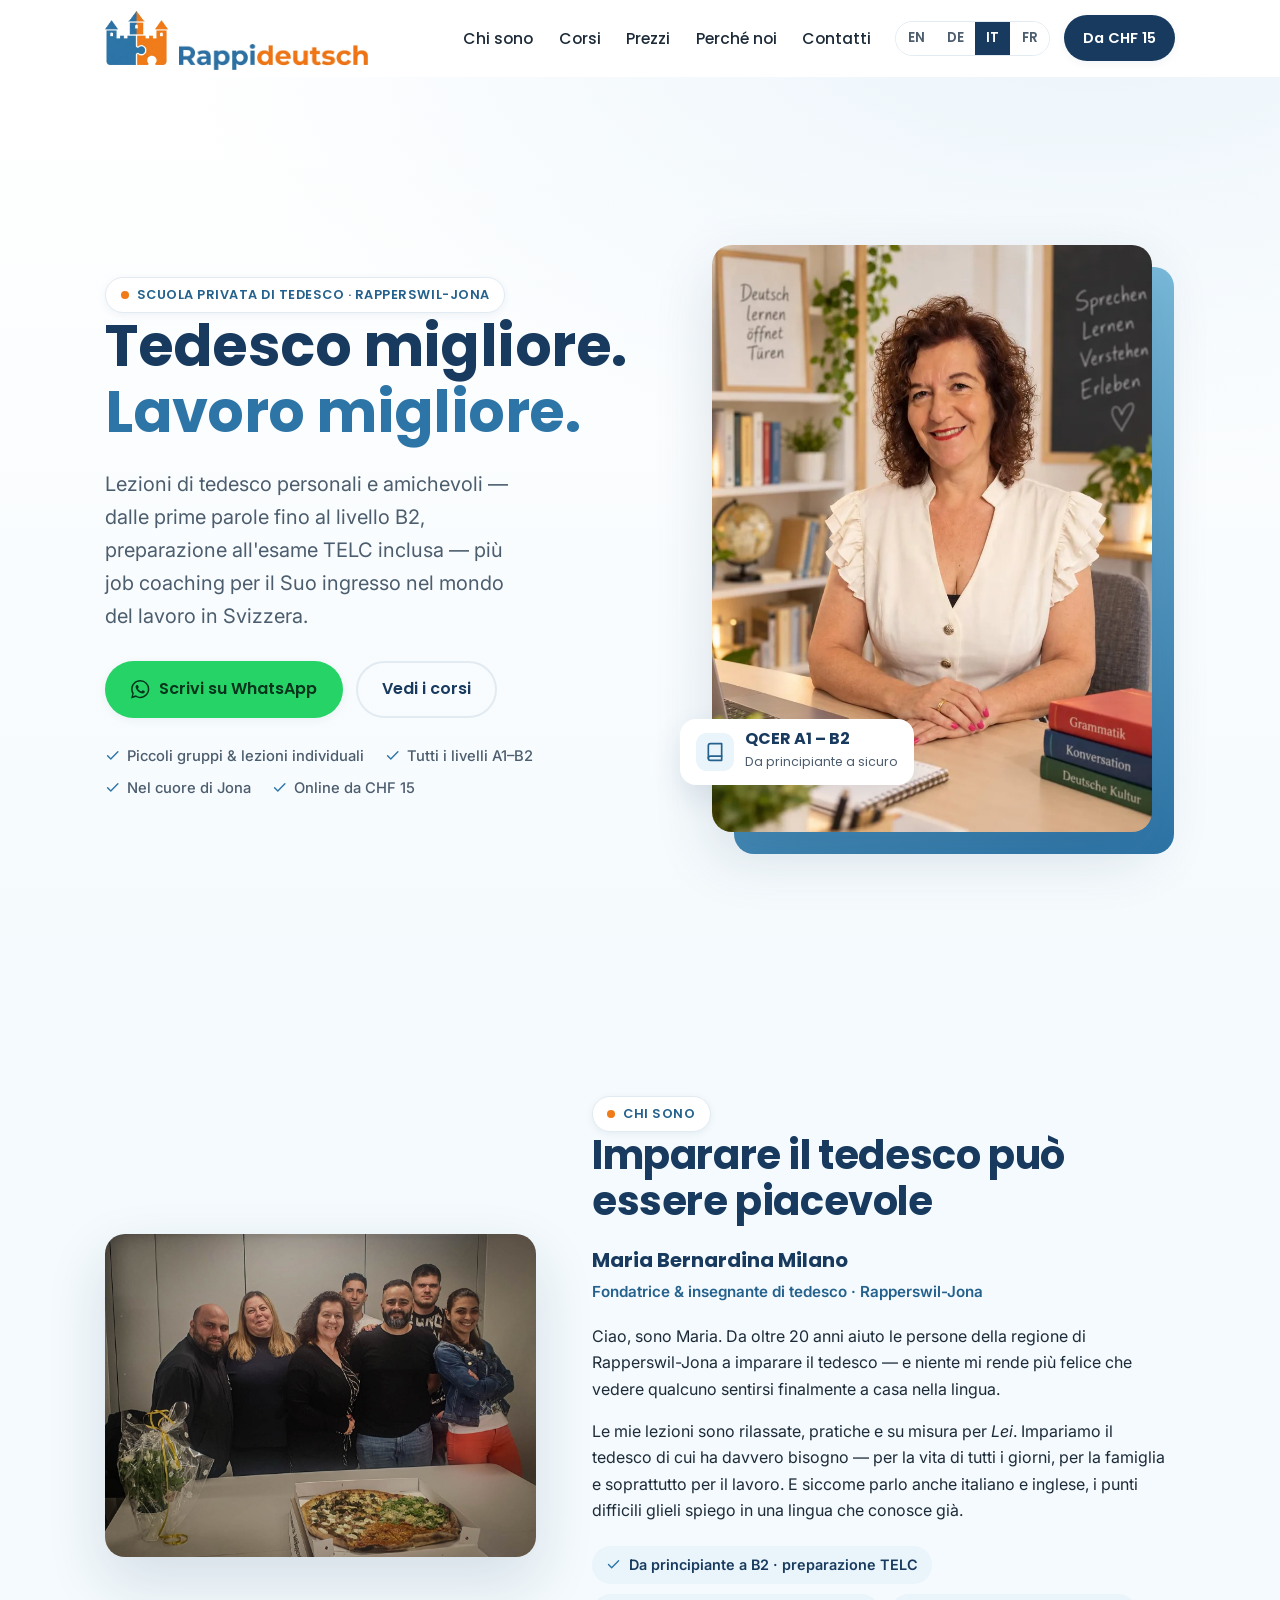
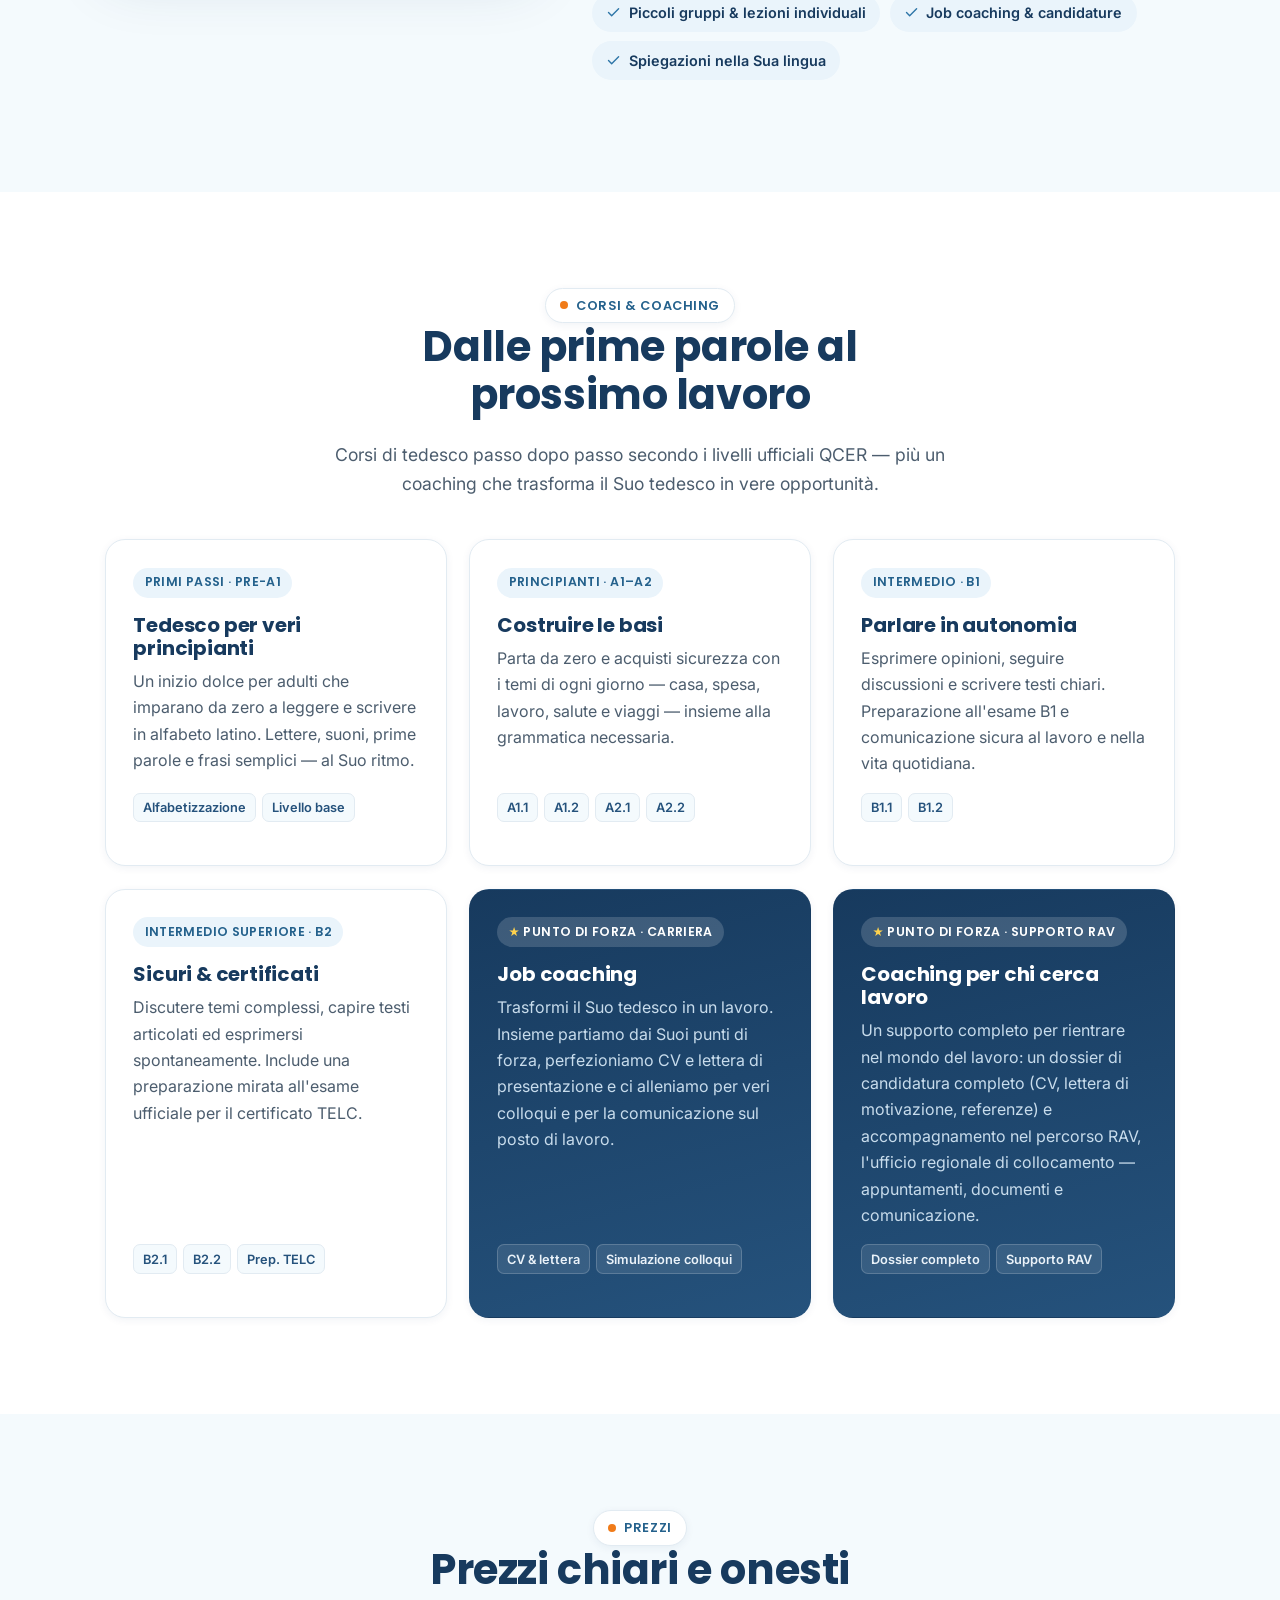
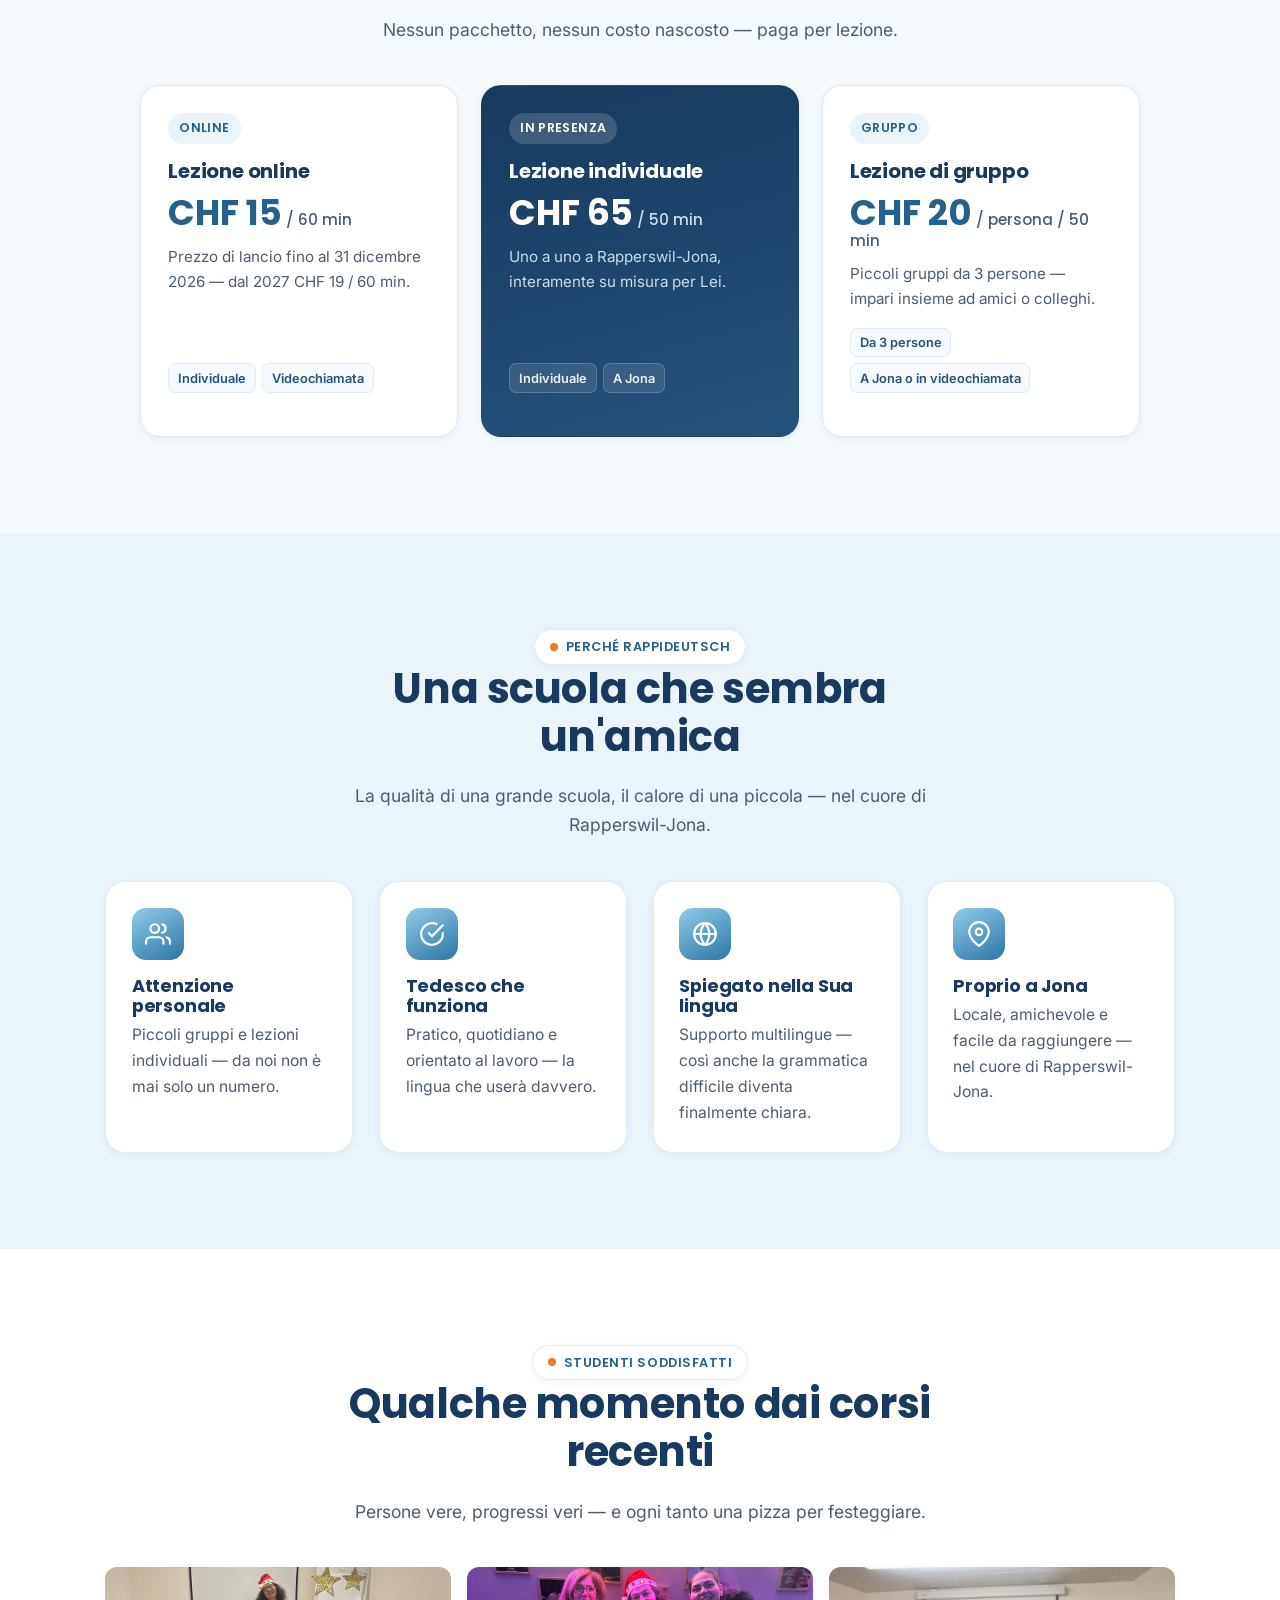
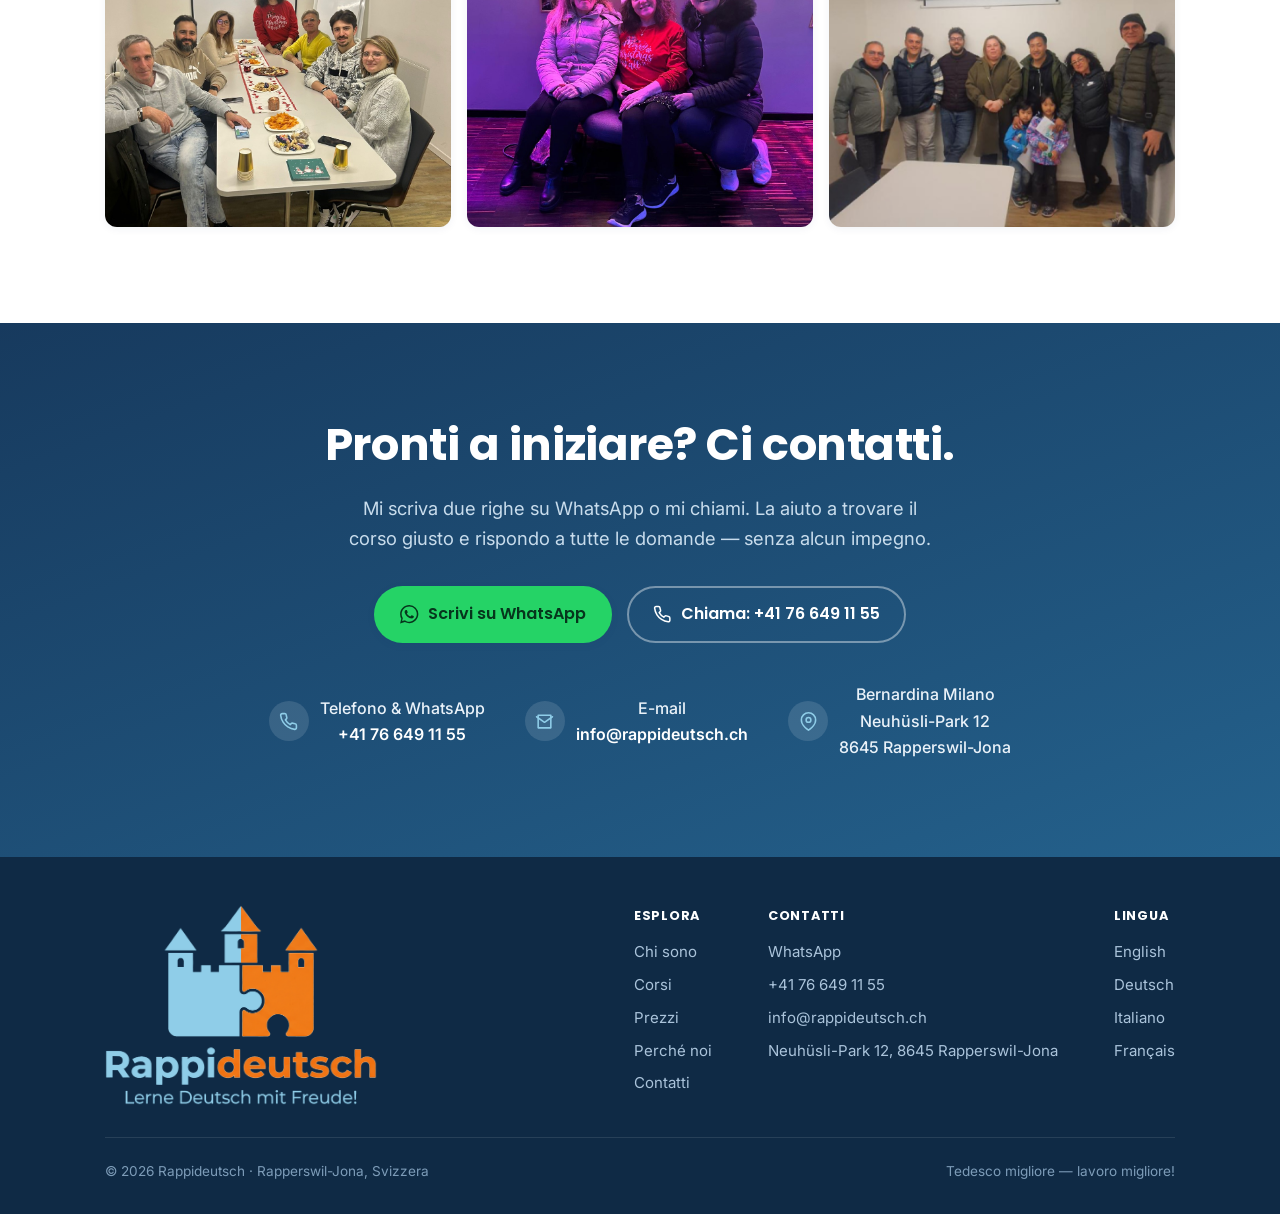
<file: docs/it/index.html>
<!DOCTYPE html>
<html lang="it">
<head>
  <meta charset="UTF-8" />
  <meta name="viewport" content="width=device-width, initial-scale=1.0" />
  <title>Rappideutsch — Scuola privata di tedesco a Rapperswil-Jona</title>
  <meta name="description" content="Corsi di tedesco a Rapperswil-Jona: da principiante a B2, preparazione TELC e job coaching. Piccoli gruppi o lezioni individuali, online da CHF 15." />

  <link rel="icon" href="../assets/img/favicon.svg" type="image/svg+xml" />
  <link rel="canonical" href="https://rappideutsch.ch/it/" />
  <link rel="alternate" hreflang="x-default" href="https://rappideutsch.ch/" />
  <link rel="alternate" hreflang="en" href="https://rappideutsch.ch/" />
  <link rel="alternate" hreflang="de" href="https://rappideutsch.ch/de/" />
  <link rel="alternate" hreflang="it" href="https://rappideutsch.ch/it/" />
  <link rel="alternate" hreflang="fr" href="https://rappideutsch.ch/fr/" />

  <!-- Open Graph -->
  <meta property="og:title" content="Rappideutsch — Scuola privata di tedesco a Rapperswil-Jona" />
  <meta property="og:description" content="Tedesco migliore. Lavoro migliore. Lezioni di tedesco amichevoli & job coaching a Rapperswil-Jona." />
  <meta property="og:image" content="https://rappideutsch.ch/assets/img/logo-og.jpg" />
  <meta property="og:type" content="website" />
  <meta property="og:url" content="https://rappideutsch.ch/it/" />
  <meta property="og:locale" content="it_CH" />
  <meta property="og:image:width" content="1200" />
  <meta property="og:image:height" content="630" />
  <meta name="twitter:card" content="summary_large_image" />

  <!-- Structured data (local business card in search results) -->
  <script type="application/ld+json">
{
  "@context": "https://schema.org",
  "@type": [
    "LanguageSchool",
    "LocalBusiness"
  ],
  "@id": "https://rappideutsch.ch/#school",
  "name": "Rappideutsch",
  "url": "https://rappideutsch.ch/it/",
  "inLanguage": "it",
  "description": "Corsi di tedesco a Rapperswil-Jona: da principiante a B2, preparazione TELC e job coaching. Piccoli gruppi o lezioni individuali, online da CHF 15.",
  "image": "https://rappideutsch.ch/assets/img/logo-og.jpg",
  "logo": "https://rappideutsch.ch/assets/img/logo.png",
  "telephone": "+41766491155",
  "email": "info@rappideutsch.ch",
  "priceRange": "CHF 15–65",
  "currenciesAccepted": "CHF",
  "address": {
    "@type": "PostalAddress",
    "streetAddress": "Neuhüsli-Park 12",
    "postalCode": "8645",
    "addressLocality": "Rapperswil-Jona",
    "addressRegion": "SG",
    "addressCountry": "CH"
  },
  "areaServed": {
    "@type": "Place",
    "name": "Rapperswil-Jona, Switzerland"
  },
  "founder": {
    "@type": "Person",
    "name": "Maria Bernardina Milano",
    "jobTitle": "Fondatrice & insegnante di tedesco"
  },
  "knowsLanguage": [
    "de",
    "it",
    "en"
  ],
  "makesOffer": [
    {
      "@type": "Offer",
      "name": "Lezione online (60 min)",
      "price": "15",
      "priceCurrency": "CHF",
      "priceValidUntil": "2026-12-31"
    },
    {
      "@type": "Offer",
      "name": "Lezione individuale in presenza (50 min)",
      "price": "65",
      "priceCurrency": "CHF"
    },
    {
      "@type": "Offer",
      "name": "Lezione di gruppo, a persona (50 min)",
      "price": "20",
      "priceCurrency": "CHF"
    }
  ]
}
  </script>

  <!-- Fonts -->
  <link rel="preconnect" href="https://fonts.googleapis.com" />
  <link rel="preconnect" href="https://fonts.gstatic.com" crossorigin />
  <link href="https://fonts.googleapis.com/css2?family=Poppins:wght@500;600;700&family=Inter:wght@400;500;600&display=swap" rel="stylesheet" />

  <link rel="stylesheet" href="../assets/styles.css" />
</head>
<body>

  <!-- ============ HEADER ============ -->
  <header class="site-header">
    <nav class="nav wrap" aria-label="Menu principale">
      <a class="brand" href="./" aria-label="Rappideutsch pagina iniziale">
        <img class="brand-mark" src="../assets/img/logo-mark.webp" alt="" width="420" height="360" />
        <img class="brand-word" src="../assets/img/logo-wordmark.webp" alt="Rappideutsch" width="900" height="124" />
      </a>

      <ul class="nav-links" id="nav-links">
        <li><a href="#about">Chi sono</a></li>
        <li><a href="#courses">Corsi</a></li>
        <li><a href="#prices">Prezzi</a></li>
        <li><a href="#why">Perché noi</a></li>
        <li><a href="#contact">Contatti</a></li>
      </ul>

      <div class="nav-actions">
        <div class="lang-switch" aria-label="Lingua">
          <a href="../">EN</a>
          <a href="../de/">DE</a>
          <a href="./" class="active" aria-current="page">IT</a>
          <a href="../fr/">FR</a>
        </div>
        <a class="btn btn-primary btn-sm nav-cta" href="#prices">Da CHF 15</a>
        <button class="nav-toggle" aria-label="Apri il menu" aria-expanded="false" aria-controls="nav-links">
          <span></span><span></span><span></span>
        </button>
      </div>
    </nav>
  </header>

  <main>
    <!-- ============ HERO ============ -->
    <section class="hero" id="top">
      <div class="wrap hero-grid">
        <div class="hero-copy">
          <span class="eyebrow"><span class="dot"></span> Scuola privata di tedesco · Rapperswil-Jona</span>
          <h1>Tedesco migliore.<br /><span class="accent">Lavoro migliore.</span></h1>
          <p class="hero-lead">Lezioni di tedesco personali e amichevoli — dalle prime parole fino al livello B2, preparazione all'esame TELC inclusa — più job coaching per il Suo ingresso nel mondo del lavoro in Svizzera.</p>
          <div class="hero-cta">
            <a class="btn btn-whatsapp" href="https://wa.me/41766491155?text=Ciao%20Maria%2C%20vorrei%20saperne%20di%20pi%C3%B9%20sui%20Suoi%20corsi%20di%20tedesco." target="_blank" rel="noopener">
              <svg viewBox="0 0 24 24" fill="currentColor" aria-hidden="true"><path d="M.057 24l1.687-6.163a11.867 11.867 0 01-1.587-5.946C.16 5.335 5.495 0 12.05 0a11.82 11.82 0 018.413 3.488 11.82 11.82 0 013.48 8.414c-.003 6.557-5.338 11.892-11.893 11.892a11.9 11.9 0 01-5.688-1.448L.057 24zm6.597-3.807c1.676.995 3.276 1.591 5.392 1.592 5.448 0 9.886-4.434 9.889-9.885.002-5.462-4.415-9.89-9.881-9.892-5.452 0-9.887 4.434-9.889 9.884a9.86 9.86 0 001.51 5.26l-.999 3.648 3.978-1.044zm11.387-5.464c-.074-.124-.272-.198-.57-.347-.297-.149-1.758-.868-2.031-.967-.272-.099-.47-.149-.669.149-.198.297-.768.967-.941 1.165-.173.198-.347.223-.644.074-.297-.149-1.255-.462-2.39-1.475-.883-.788-1.48-1.761-1.653-2.059-.173-.297-.018-.458.13-.606.134-.133.297-.347.446-.521.151-.172.2-.296.3-.495.099-.198.05-.372-.025-.521-.075-.148-.669-1.611-.916-2.206-.242-.579-.487-.501-.669-.51l-.57-.01c-.198 0-.52.074-.792.372s-1.04 1.017-1.04 2.479 1.065 2.876 1.213 3.074c.149.198 2.096 3.2 5.077 4.487.71.306 1.263.489 1.694.626.712.226 1.36.194 1.872.118.571-.085 1.758-.719 2.006-1.413.248-.695.248-1.29.173-1.414z"/></svg>
              Scrivi su WhatsApp
            </a>
            <a class="btn btn-outline" href="#courses">Vedi i corsi</a>
          </div>
          <div class="hero-trust">
            <span><svg viewBox="0 0 24 24" fill="none" stroke="currentColor" stroke-width="2.2" stroke-linecap="round" stroke-linejoin="round"><path d="M20 6L9 17l-5-5"/></svg> Piccoli gruppi &amp; lezioni individuali</span>
            <span><svg viewBox="0 0 24 24" fill="none" stroke="currentColor" stroke-width="2.2" stroke-linecap="round" stroke-linejoin="round"><path d="M20 6L9 17l-5-5"/></svg> Tutti i livelli A1–B2</span>
            <span><svg viewBox="0 0 24 24" fill="none" stroke="currentColor" stroke-width="2.2" stroke-linecap="round" stroke-linejoin="round"><path d="M20 6L9 17l-5-5"/></svg> Nel cuore di Jona</span>
            <span><svg viewBox="0 0 24 24" fill="none" stroke="currentColor" stroke-width="2.2" stroke-linecap="round" stroke-linejoin="round"><path d="M20 6L9 17l-5-5"/></svg> Online da CHF 15</span>
          </div>
        </div>

        <div class="hero-visual">
          <div class="hero-blob" aria-hidden="true"></div>
          <img class="hero-photo" src="../assets/img/teacher.webp" alt="Maria, la Sua insegnante di tedesco a Rappideutsch" width="440" height="587" fetchpriority="high" />
          <div class="hero-badge">
            <span class="badge-icon">
              <svg viewBox="0 0 24 24" fill="none" stroke="currentColor" stroke-width="2" stroke-linecap="round" stroke-linejoin="round"><path d="M4 19.5A2.5 2.5 0 016.5 17H20"/><path d="M6.5 2H20v20H6.5A2.5 2.5 0 014 19.5v-15A2.5 2.5 0 016.5 2z"/></svg>
            </span>
            <span>
              <b>QCER A1 – B2</b>
              <small>Da principiante a sicuro</small>
            </span>
          </div>
        </div>
      </div>
    </section>

    <!-- ============ ABOUT ============ -->
    <section class="section-tint" id="about">
      <div class="wrap about-grid">
        <div class="about-photo">
          <img src="../assets/img/group2.jpg" alt="Maria con una delle sue classi di tedesco" loading="lazy" />
        </div>
        <div class="about-copy">
          <span class="eyebrow"><span class="dot"></span> Chi sono</span>
          <h2>Imparare il tedesco può essere piacevole</h2>
          <p class="teacher-name">Maria Bernardina Milano</p>
          <p class="teacher-role">Fondatrice &amp; insegnante di tedesco · Rapperswil-Jona</p>
          <p>Ciao, sono Maria. Da oltre 20 anni aiuto le persone della regione di Rapperswil-Jona a imparare il tedesco — e niente mi rende più felice che vedere qualcuno sentirsi finalmente a casa nella lingua.</p>
          <p>Le mie lezioni sono rilassate, pratiche e su misura per <em>Lei</em>. Impariamo il tedesco di cui ha davvero bisogno — per la vita di tutti i giorni, per la famiglia e soprattutto per il lavoro. E siccome parlo anche italiano e inglese, i punti difficili glieli spiego in una lingua che conosce già.</p>
          <ul class="chips">
            <li><svg viewBox="0 0 24 24" fill="none" stroke="currentColor" stroke-width="2.2" stroke-linecap="round" stroke-linejoin="round"><path d="M20 6L9 17l-5-5"/></svg> Da principiante a B2 · preparazione TELC</li>
            <li><svg viewBox="0 0 24 24" fill="none" stroke="currentColor" stroke-width="2.2" stroke-linecap="round" stroke-linejoin="round"><path d="M20 6L9 17l-5-5"/></svg> Piccoli gruppi &amp; lezioni individuali</li>
            <li><svg viewBox="0 0 24 24" fill="none" stroke="currentColor" stroke-width="2.2" stroke-linecap="round" stroke-linejoin="round"><path d="M20 6L9 17l-5-5"/></svg> Job coaching &amp; candidature</li>
            <li><svg viewBox="0 0 24 24" fill="none" stroke="currentColor" stroke-width="2.2" stroke-linecap="round" stroke-linejoin="round"><path d="M20 6L9 17l-5-5"/></svg> Spiegazioni nella Sua lingua</li>
          </ul>
        </div>
      </div>
    </section>

    <!-- ============ COURSES ============ -->
    <section id="courses">
      <div class="wrap">
        <div class="section-head center">
          <span class="eyebrow"><span class="dot"></span> Corsi &amp; coaching</span>
          <h2>Dalle prime parole al prossimo lavoro</h2>
          <p>Corsi di tedesco passo dopo passo secondo i livelli ufficiali QCER — più un coaching che trasforma il Suo tedesco in vere opportunità.</p>
        </div>

        <div class="course-grid">
          <article class="course-card">
            <span class="level-tag">Primi passi · Pre-A1</span>
            <h3>Tedesco per veri principianti</h3>
            <p>Un inizio dolce per adulti che imparano da zero a leggere e scrivere in alfabeto latino. Lettere, suoni, prime parole e frasi semplici — al Suo ritmo.</p>
            <ul class="steps"><li>Alfabetizzazione</li><li>Livello base</li></ul>
          </article>

          <article class="course-card">
            <span class="level-tag">Principianti · A1–A2</span>
            <h3>Costruire le basi</h3>
            <p>Parta da zero e acquisti sicurezza con i temi di ogni giorno — casa, spesa, lavoro, salute e viaggi — insieme alla grammatica necessaria.</p>
            <ul class="steps"><li>A1.1</li><li>A1.2</li><li>A2.1</li><li>A2.2</li></ul>
          </article>

          <article class="course-card">
            <span class="level-tag">Intermedio · B1</span>
            <h3>Parlare in autonomia</h3>
            <p>Esprimere opinioni, seguire discussioni e scrivere testi chiari. Preparazione all'esame B1 e comunicazione sicura al lavoro e nella vita quotidiana.</p>
            <ul class="steps"><li>B1.1</li><li>B1.2</li></ul>
          </article>

          <article class="course-card">
            <span class="level-tag">Intermedio superiore · B2</span>
            <h3>Sicuri &amp; certificati</h3>
            <p>Discutere temi complessi, capire testi articolati ed esprimersi spontaneamente. Include una preparazione mirata all'esame ufficiale per il certificato TELC.</p>
            <ul class="steps"><li>B2.1</li><li>B2.2</li><li>Prep. TELC</li></ul>
          </article>

          <article class="course-card featured">
            <span class="level-tag"><span class="star">★</span> Punto di forza · Carriera</span>
            <h3>Job coaching</h3>
            <p>Trasformi il Suo tedesco in un lavoro. Insieme partiamo dai Suoi punti di forza, perfezioniamo CV e lettera di presentazione e ci alleniamo per veri colloqui e per la comunicazione sul posto di lavoro.</p>
            <ul class="steps"><li>CV &amp; lettera</li><li>Simulazione colloqui</li></ul>
          </article>

          <article class="course-card featured">
            <span class="level-tag"><span class="star">★</span> Punto di forza · Supporto RAV</span>
            <h3>Coaching per chi cerca lavoro</h3>
            <p>Un supporto completo per rientrare nel mondo del lavoro: un dossier di candidatura completo (CV, lettera di motivazione, referenze) e accompagnamento nel percorso RAV, l'ufficio regionale di collocamento — appuntamenti, documenti e comunicazione.</p>
            <ul class="steps"><li>Dossier completo</li><li>Supporto RAV</li></ul>
          </article>
        </div>
      </div>
    </section>

    <!-- ============ PREZZI ============ -->
    <section class="section-tint" id="prices">
      <div class="wrap">
        <div class="section-head center">
          <span class="eyebrow"><span class="dot"></span> Prezzi</span>
          <h2>Prezzi chiari e onesti</h2>
          <p>Nessun pacchetto, nessun costo nascosto — paga per lezione.</p>
        </div>

        <div class="price-grid">
          <article class="course-card price-card">
            <span class="level-tag">Online</span>
            <h3>Lezione online</h3>
            <p class="price"><b>CHF 15</b> <span>/ 60 min</span></p>
            <p class="price-note">Prezzo di lancio fino al 31 dicembre 2026 — dal 2027 CHF 19 / 60 min.</p>
            <ul class="steps"><li>Individuale</li><li>Videochiamata</li></ul>
          </article>

          <article class="course-card price-card featured">
            <span class="level-tag">In presenza</span>
            <h3>Lezione individuale</h3>
            <p class="price"><b>CHF 65</b> <span>/ 50 min</span></p>
            <p class="price-note">Uno a uno a Rapperswil-Jona, interamente su misura per Lei.</p>
            <ul class="steps"><li>Individuale</li><li>A Jona</li></ul>
          </article>

          <article class="course-card price-card">
            <span class="level-tag">Gruppo</span>
            <h3>Lezione di gruppo</h3>
            <p class="price"><b>CHF 20</b> <span>/ persona / 50 min</span></p>
            <p class="price-note">Piccoli gruppi da 3 persone — impari insieme ad amici o colleghi.</p>
            <ul class="steps"><li>Da 3 persone</li><li>A Jona o in videochiamata</li></ul>
          </article>
        </div>
      </div>
    </section>

    <!-- ============ WHY US ============ -->
    <section class="section-sky" id="why">
      <div class="wrap">
        <div class="section-head center">
          <span class="eyebrow"><span class="dot"></span> Perché Rappideutsch</span>
          <h2>Una scuola che sembra un'amica</h2>
          <p>La qualità di una grande scuola, il calore di una piccola — nel cuore di Rapperswil-Jona.</p>
        </div>

        <div class="feature-grid">
          <div class="feature">
            <span class="ico"><svg viewBox="0 0 24 24" fill="none" stroke="currentColor" stroke-width="2" stroke-linecap="round" stroke-linejoin="round"><path d="M17 21v-2a4 4 0 00-4-4H5a4 4 0 00-4 4v2"/><circle cx="9" cy="7" r="4"/><path d="M23 21v-2a4 4 0 00-3-3.87M16 3.13a4 4 0 010 7.75"/></svg></span>
            <h3>Attenzione personale</h3>
            <p>Piccoli gruppi e lezioni individuali — da noi non è mai solo un numero.</p>
          </div>
          <div class="feature">
            <span class="ico"><svg viewBox="0 0 24 24" fill="none" stroke="currentColor" stroke-width="2" stroke-linecap="round" stroke-linejoin="round"><path d="M22 11.08V12a10 10 0 11-5.93-9.14"/><path d="M22 4L12 14.01l-3-3"/></svg></span>
            <h3>Tedesco che funziona</h3>
            <p>Pratico, quotidiano e orientato al lavoro — la lingua che userà davvero.</p>
          </div>
          <div class="feature">
            <span class="ico"><svg viewBox="0 0 24 24" fill="none" stroke="currentColor" stroke-width="2" stroke-linecap="round" stroke-linejoin="round"><circle cx="12" cy="12" r="10"/><path d="M2 12h20M12 2a15.3 15.3 0 014 10 15.3 15.3 0 01-4 10 15.3 15.3 0 01-4-10 15.3 15.3 0 014-10z"/></svg></span>
            <h3>Spiegato nella Sua lingua</h3>
            <p>Supporto multilingue — così anche la grammatica difficile diventa finalmente chiara.</p>
          </div>
          <div class="feature">
            <span class="ico"><svg viewBox="0 0 24 24" fill="none" stroke="currentColor" stroke-width="2" stroke-linecap="round" stroke-linejoin="round"><path d="M21 10c0 7-9 13-9 13s-9-6-9-13a9 9 0 0118 0z"/><circle cx="12" cy="10" r="3"/></svg></span>
            <h3>Proprio a Jona</h3>
            <p>Locale, amichevole e facile da raggiungere — nel cuore di Rapperswil-Jona.</p>
          </div>
        </div>
      </div>
    </section>

    <!-- ============ GALLERY ============ -->
    <section id="gallery">
      <div class="wrap">
        <div class="section-head center">
          <span class="eyebrow"><span class="dot"></span> Studenti soddisfatti</span>
          <h2>Qualche momento dai corsi recenti</h2>
          <p>Persone vere, progressi veri — e ogni tanto una pizza per festeggiare.</p>
        </div>
        <div class="gallery">
          <figure><img src="../assets/img/group4.jpg" alt="Una classe di tedesco festeggia insieme" loading="lazy" /></figure>
          <figure><img src="../assets/img/group3.jpg" alt="Studenti durante un corso di tedesco" loading="lazy" /></figure>
          <figure><img src="../assets/img/group1.jpg" alt="Un gruppo di studio di Rappideutsch" loading="lazy" /></figure>
        </div>
      </div>
    </section>

    <!-- ============ CONTACT / CTA ============ -->
    <section class="cta" id="contact">
      <div class="wrap">
        <h2>Pronti a iniziare? Ci contatti.</h2>
        <p class="cta-lead">Mi scriva due righe su WhatsApp o mi chiami. La aiuto a trovare il corso giusto e rispondo a tutte le domande — senza alcun impegno.</p>
        <div class="cta-buttons">
          <a class="btn btn-whatsapp" href="https://wa.me/41766491155?text=Ciao%20Maria%2C%20vorrei%20saperne%20di%20pi%C3%B9%20sui%20Suoi%20corsi%20di%20tedesco." target="_blank" rel="noopener">
            <svg viewBox="0 0 24 24" fill="currentColor" aria-hidden="true"><path d="M.057 24l1.687-6.163a11.867 11.867 0 01-1.587-5.946C.16 5.335 5.495 0 12.05 0a11.82 11.82 0 018.413 3.488 11.82 11.82 0 013.48 8.414c-.003 6.557-5.338 11.892-11.893 11.892a11.9 11.9 0 01-5.688-1.448L.057 24zm6.597-3.807c1.676.995 3.276 1.591 5.392 1.592 5.448 0 9.886-4.434 9.889-9.885.002-5.462-4.415-9.89-9.881-9.892-5.452 0-9.887 4.434-9.889 9.884a9.86 9.86 0 001.51 5.26l-.999 3.648 3.978-1.044zm11.387-5.464c-.074-.124-.272-.198-.57-.347-.297-.149-1.758-.868-2.031-.967-.272-.099-.47-.149-.669.149-.198.297-.768.967-.941 1.165-.173.198-.347.223-.644.074-.297-.149-1.255-.462-2.39-1.475-.883-.788-1.48-1.761-1.653-2.059-.173-.297-.018-.458.13-.606.134-.133.297-.347.446-.521.151-.172.2-.296.3-.495.099-.198.05-.372-.025-.521-.075-.148-.669-1.611-.916-2.206-.242-.579-.487-.501-.669-.51l-.57-.01c-.198 0-.52.074-.792.372s-1.04 1.017-1.04 2.479 1.065 2.876 1.213 3.074c.149.198 2.096 3.2 5.077 4.487.71.306 1.263.489 1.694.626.712.226 1.36.194 1.872.118.571-.085 1.758-.719 2.006-1.413.248-.695.248-1.29.173-1.414z"/></svg>
            Scrivi su WhatsApp
          </a>
          <a class="btn btn-outline" href="tel:+41766491155">
            <svg viewBox="0 0 24 24" fill="none" stroke="currentColor" stroke-width="2" stroke-linecap="round" stroke-linejoin="round" aria-hidden="true"><path d="M22 16.92v3a2 2 0 01-2.18 2 19.79 19.79 0 01-8.63-3.07 19.5 19.5 0 01-6-6 19.79 19.79 0 01-3.07-8.67A2 2 0 014.11 2h3a2 2 0 012 1.72c.127.96.36 1.903.7 2.81a2 2 0 01-.45 2.11L8.09 9.91a16 16 0 006 6l1.27-1.27a2 2 0 012.11-.45c.907.34 1.85.573 2.81.7A2 2 0 0122 16.92z"/></svg>
            Chiama: +41 76 649 11 55
          </a>
        </div>
        <div class="contact-info">
          <span class="item">
            <span class="ico-c"><svg viewBox="0 0 24 24" fill="none" stroke="currentColor" stroke-width="2" stroke-linecap="round" stroke-linejoin="round"><path d="M22 16.92v3a2 2 0 01-2.18 2 19.79 19.79 0 01-8.63-3.07 19.5 19.5 0 01-6-6 19.79 19.79 0 01-3.07-8.67A2 2 0 014.11 2h3a2 2 0 012 1.72c.127.96.36 1.903.7 2.81a2 2 0 01-.45 2.11L8.09 9.91a16 16 0 006 6l1.27-1.27a2 2 0 012.11-.45c.907.34 1.85.573 2.81.7A2 2 0 0122 16.92z"/></svg></span>
            <span>Telefono &amp; WhatsApp<br /><a href="tel:+41766491155">+41 76 649 11 55</a></span>
          </span>
          <span class="item">
            <span class="ico-c"><svg viewBox="0 0 24 24" fill="none" stroke="currentColor" stroke-width="2" stroke-linecap="round" stroke-linejoin="round"><path d="M4 4h16v16H4z"/><path d="M22 6l-10 7L2 6"/></svg></span>
            <span>E-mail<br /><a href="mailto:info@rappideutsch.ch">info@rappideutsch.ch</a></span>
          </span>
          <span class="item">
            <span class="ico-c"><svg viewBox="0 0 24 24" fill="none" stroke="currentColor" stroke-width="2" stroke-linecap="round" stroke-linejoin="round"><path d="M21 10c0 7-9 13-9 13s-9-6-9-13a9 9 0 0118 0z"/><circle cx="12" cy="10" r="3"/></svg></span>
            <span>Bernardina Milano<br />Neuhüsli-Park 12<br />8645 Rapperswil-Jona</span>
          </span>
        </div>
      </div>
    </section>
  </main>

  <!-- ============ FOOTER ============ -->
  <footer class="site-footer">
    <div class="wrap">
      <div class="footer-top">
        <div class="footer-brand">
          <img src="../assets/img/logo-dark.png" alt="Rappideutsch" />
        </div>
        <div class="footer-cols">
          <div>
            <h4>Esplora</h4>
            <ul>
              <li><a href="#about">Chi sono</a></li>
              <li><a href="#courses">Corsi</a></li>
              <li><a href="#prices">Prezzi</a></li>
              <li><a href="#why">Perché noi</a></li>
              <li><a href="#contact">Contatti</a></li>
            </ul>
          </div>
          <div>
            <h4>Contatti</h4>
            <ul>
              <li><a href="https://wa.me/41766491155" target="_blank" rel="noopener">WhatsApp</a></li>
              <li><a href="tel:+41766491155">+41 76 649 11 55</a></li>
              <li><a href="mailto:info@rappideutsch.ch">info@rappideutsch.ch</a></li>
              <li>Neuhüsli-Park 12, 8645 Rapperswil-Jona</li>
            </ul>
          </div>
          <div>
            <h4>Lingua</h4>
            <ul>
              <li><a href="../">English</a></li>
              <li><a href="../de/">Deutsch</a></li>
              <li><a href="./">Italiano</a></li>
              <li><a href="../fr/">Français</a></li>
            </ul>
          </div>
        </div>
      </div>
      <div class="footer-bottom">
        <span>© 2026 Rappideutsch · Rapperswil-Jona, Svizzera</span>
        <span>Tedesco migliore — lavoro migliore!</span>
      </div>
    </div>
  </footer>

  <script src="../assets/app.js"></script>
</body>
</html>
</file>
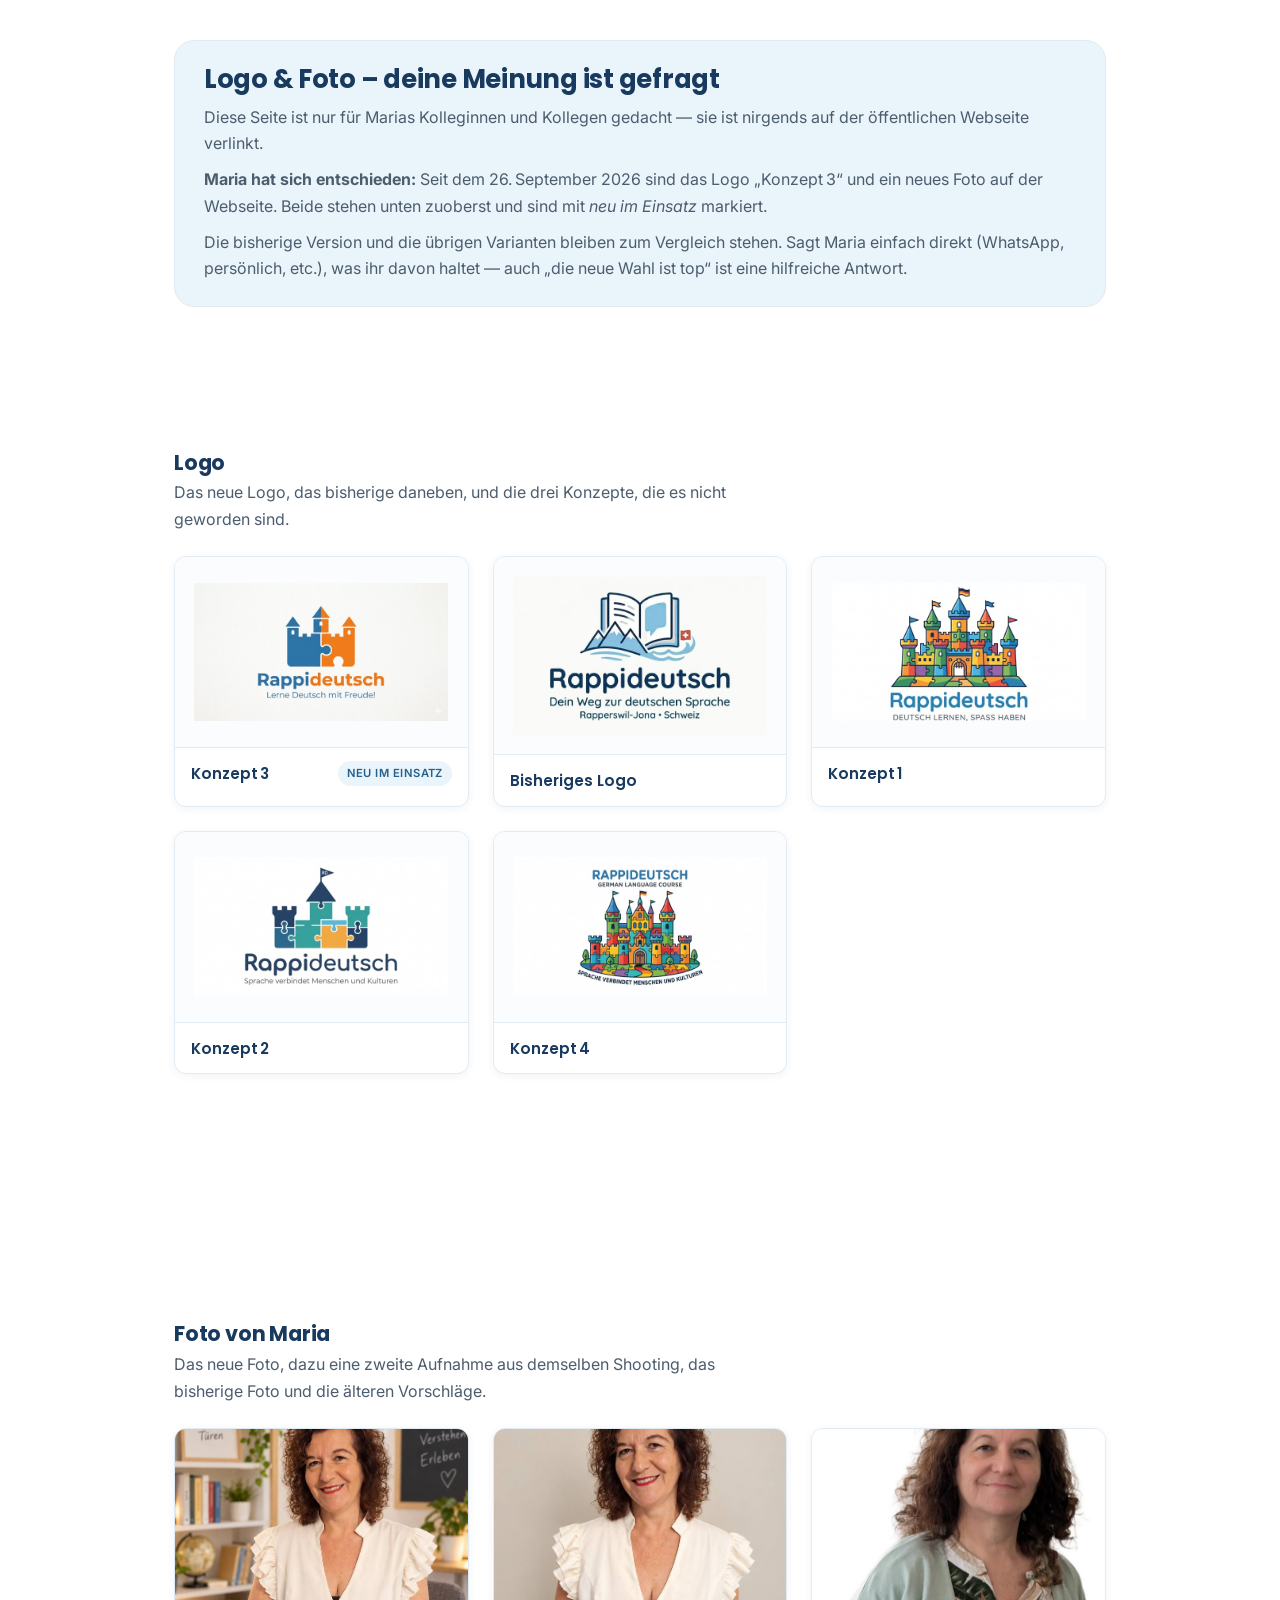
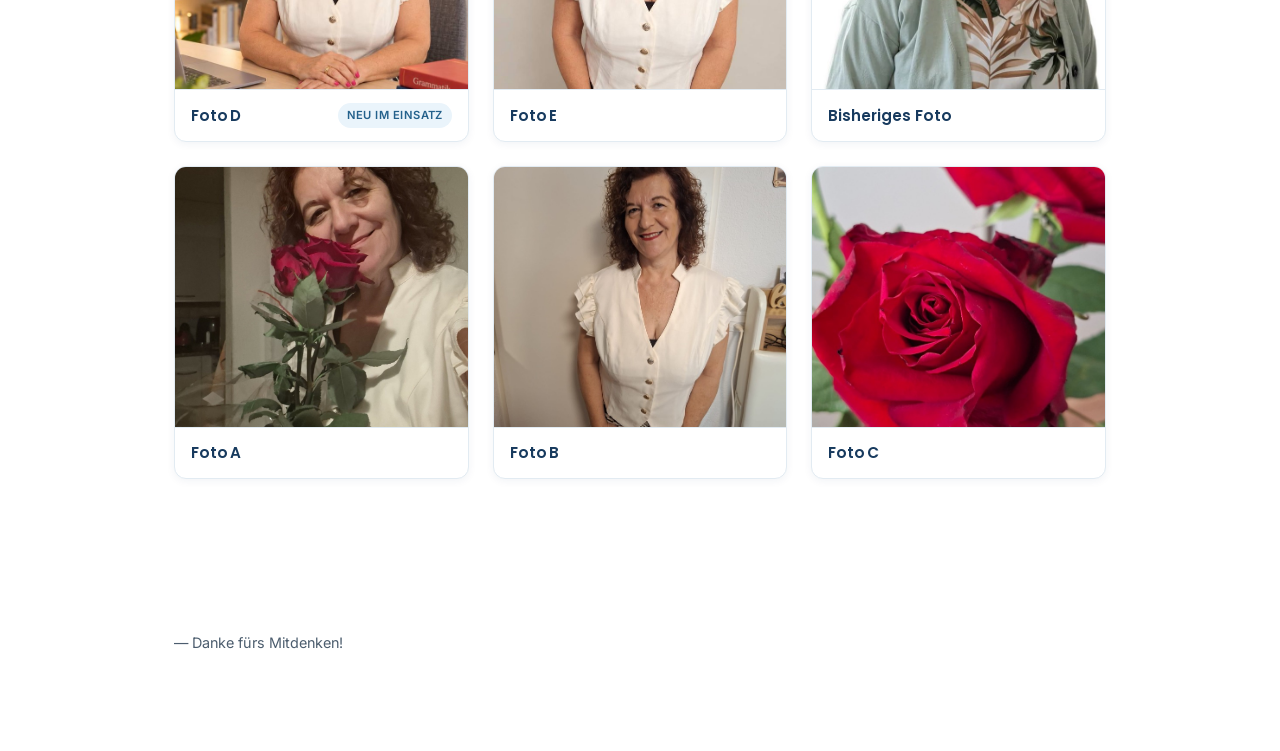
<file: docs/intern/logo-foto/index.html>
<!DOCTYPE html>
<html lang="de">
<head>
  <meta charset="UTF-8" />
  <meta name="viewport" content="width=device-width, initial-scale=1.0" />
  <meta name="robots" content="noindex, nofollow" />
  <title>Logo &amp; Foto – Feedback | Rappideutsch</title>

  <link rel="icon" href="../../assets/img/favicon.svg" type="image/svg+xml" />

  <link rel="preconnect" href="https://fonts.googleapis.com" />
  <link rel="preconnect" href="https://fonts.gstatic.com" crossorigin />
  <link href="https://fonts.googleapis.com/css2?family=Poppins:wght@500;600;700&family=Inter:wght@400;500;600&display=swap" rel="stylesheet" />

  <link rel="stylesheet" href="../../assets/styles.css" />
  <style>
    .feedback-page { max-width: 980px; margin: 0 auto; padding: 2.5rem 1.5rem 5rem; }
    .feedback-intro {
      background: var(--sky-soft);
      border: 1px solid var(--line);
      border-radius: var(--radius);
      padding: 1.5rem 1.8rem;
      margin-bottom: 3rem;
    }
    .feedback-intro h1 { margin: 0 0 .6rem; font-size: 1.6rem; }
    .feedback-intro p { margin: 0 0 .6rem; color: var(--ink-soft); }
    .feedback-intro p:last-child { margin-bottom: 0; }
    .feedback-section { margin-bottom: 3.5rem; }
    .feedback-section h2 { font-size: 1.3rem; margin-bottom: .3rem; }
    .feedback-section > p { color: var(--ink-soft); margin-bottom: 1.5rem; max-width: 60ch; }
    .feedback-grid {
      display: grid;
      grid-template-columns: repeat(auto-fit, minmax(220px, 1fr));
      gap: 1.5rem;
    }
    .feedback-card {
      background: var(--white);
      border: 1px solid var(--line);
      border-radius: var(--radius-sm);
      box-shadow: var(--shadow-sm);
      overflow: hidden;
      display: flex;
      flex-direction: column;
    }
    .feedback-card .thumb {
      display: flex;
      align-items: center;
      justify-content: center;
      background: #fafcfd;
      padding: 1.2rem;
      min-height: 190px;
    }
    .feedback-card.is-photo .thumb { padding: 0; min-height: 0; }
    .feedback-card img { max-width: 100%; max-height: 220px; display: block; }
    .feedback-card.is-photo img { width: 100%; height: 260px; object-fit: cover; max-height: none; }
    .feedback-card .label {
      padding: .8rem 1rem;
      border-top: 1px solid var(--line);
      font-family: var(--font-head);
      font-weight: 600;
      font-size: .95rem;
      color: var(--navy);
      display: flex;
      align-items: center;
      justify-content: space-between;
      gap: .5rem;
    }
    .feedback-card .tag {
      font-family: var(--font-body);
      font-weight: 600;
      font-size: .7rem;
      letter-spacing: .04em;
      text-transform: uppercase;
      color: var(--blue-dark);
      background: var(--sky-soft);
      border-radius: 999px;
      padding: .2rem .55rem;
      white-space: nowrap;
    }
    .feedback-footer { color: var(--ink-soft); font-size: .9rem; }
  </style>
</head>
<body>
  <main class="feedback-page">
    <div class="feedback-intro">
      <h1>Logo &amp; Foto – deine Meinung ist gefragt</h1>
      <p>Diese Seite ist nur für Marias Kolleginnen und Kollegen gedacht — sie ist nirgends auf der öffentlichen Webseite verlinkt.</p>
      <p><strong>Maria hat sich entschieden:</strong> Seit dem 26. September 2026 sind das Logo „Konzept 3“ und ein neues Foto auf der Webseite. Beide stehen unten zuoberst und sind mit <em>neu im Einsatz</em> markiert.</p>
      <p>Die bisherige Version und die übrigen Varianten bleiben zum Vergleich stehen. Sagt Maria einfach direkt (WhatsApp, persönlich, etc.), was ihr davon haltet — auch „die neue Wahl ist top“ ist eine hilfreiche Antwort.</p>
    </div>

    <section class="feedback-section">
      <h2>Logo</h2>
      <p>Das neue Logo, das bisherige daneben, und die drei Konzepte, die es nicht geworden sind.</p>
      <div class="feedback-grid">
        <div class="feedback-card">
          <div class="thumb"><img src="../../assets/img/feedback/logo-3.jpg" alt="Logo-Konzept 3 — neu im Einsatz" /></div>
          <div class="label">Konzept 3 <span class="tag">neu im Einsatz</span></div>
        </div>
        <div class="feedback-card">
          <div class="thumb"><img src="../../assets/img/feedback/logo-old.jpg" alt="Bisher verwendetes Logo" /></div>
          <div class="label">Bisheriges Logo</div>
        </div>
        <div class="feedback-card">
          <div class="thumb"><img src="../../assets/img/feedback/logo-1.jpg" alt="Logo-Konzept 1" /></div>
          <div class="label">Konzept 1</div>
        </div>
        <div class="feedback-card">
          <div class="thumb"><img src="../../assets/img/feedback/logo-2.jpg" alt="Logo-Konzept 2" /></div>
          <div class="label">Konzept 2</div>
        </div>
        <div class="feedback-card">
          <div class="thumb"><img src="../../assets/img/feedback/logo-4.jpg" alt="Logo-Konzept 4" /></div>
          <div class="label">Konzept 4</div>
        </div>
      </div>
    </section>

    <section class="feedback-section">
      <h2>Foto von Maria</h2>
      <p>Das neue Foto, dazu eine zweite Aufnahme aus demselben Shooting, das bisherige Foto und die älteren Vorschläge.</p>
      <div class="feedback-grid">
        <div class="feedback-card is-photo">
          <div class="thumb"><img src="../../assets/img/feedback/photo-d.jpg" alt="Foto D — neu im Einsatz" /></div>
          <div class="label">Foto D <span class="tag">neu im Einsatz</span></div>
        </div>
        <div class="feedback-card is-photo">
          <div class="thumb"><img src="../../assets/img/feedback/photo-e.jpg" alt="Foto E" /></div>
          <div class="label">Foto E</div>
        </div>
        <div class="feedback-card is-photo">
          <div class="thumb"><img src="../../assets/img/feedback/photo-old.jpg" alt="Bisher verwendetes Foto" /></div>
          <div class="label">Bisheriges Foto</div>
        </div>
        <div class="feedback-card is-photo">
          <div class="thumb"><img src="../../assets/img/feedback/photo-a.jpg" alt="Foto A" /></div>
          <div class="label">Foto A</div>
        </div>
        <div class="feedback-card is-photo">
          <div class="thumb"><img src="../../assets/img/feedback/photo-b.jpg" alt="Foto B" /></div>
          <div class="label">Foto B</div>
        </div>
        <div class="feedback-card is-photo">
          <div class="thumb"><img src="../../assets/img/feedback/photo-c.jpg" alt="Foto C" /></div>
          <div class="label">Foto C</div>
        </div>
      </div>
    </section>

    <p class="feedback-footer">— Danke fürs Mitdenken!</p>
  </main>
</body>
</html>
</file>
<file: docs/assets/styles.css>
/* ============================================================
   Rappideutsch — prototype stylesheet
   All brand colours live in :root so they are easy to tweak
   while iterating on look & feel.
   ============================================================ */

:root {
  /* Brand palette (pulled from the logo) */
  --navy:        #173a5e;
  --navy-soft:   #25527c;
  --blue:        #2d75a7;   /* castle blue, sampled from the logo */
  --blue-dark:   #24618c;
  --sky:         #8fcde8;
  --sky-soft:    #eaf4fb;
  --sky-tint:    #f4fafd;
  --orange:      #f07b19;   /* castle orange, sampled from the logo */
  --red:         #e1352b;   /* Swiss-red accent, kept for flag contexts */
  --whatsapp:    #25d366;
  --whatsapp-dk: #1da851;

  --ink:         #1d2b39;   /* body text */
  --ink-soft:    #4c5d6e;   /* muted text */
  --line:        #e2ebf2;
  --white:       #ffffff;

  --shadow-sm: 0 2px 8px rgba(23, 58, 94, .06);
  --shadow-md: 0 12px 30px rgba(23, 58, 94, .10);
  --shadow-lg: 0 24px 60px rgba(23, 58, 94, .14);

  --radius:    20px;
  --radius-sm: 12px;
  --maxw:      1140px;

  --font-head: "Poppins", system-ui, -apple-system, "Segoe UI", sans-serif;
  --font-body: "Inter", system-ui, -apple-system, "Segoe UI", Roboto, sans-serif;
}

/* ---------- Reset / base ---------- */
*, *::before, *::after { box-sizing: border-box; }

html { scroll-behavior: smooth; scroll-padding-top: 90px; }

body {
  margin: 0;
  font-family: var(--font-body);
  color: var(--ink);
  background: var(--white);
  line-height: 1.65;
  -webkit-font-smoothing: antialiased;
  text-rendering: optimizeLegibility;
}

img { max-width: 100%; display: block; }

a { color: var(--blue-dark); text-decoration: none; }
a:hover { color: var(--navy); }

h1, h2, h3 {
  font-family: var(--font-head);
  color: var(--navy);
  line-height: 1.15;
  margin: 0 0 .5em;
  font-weight: 700;
  letter-spacing: -0.01em;
}

p { margin: 0 0 1rem; }

.wrap {
  width: 100%;
  max-width: var(--maxw);
  margin-inline: auto;
  padding-inline: clamp(1.1rem, 4vw, 2.2rem);
}

section { padding: clamp(3.5rem, 8vw, 6rem) 0; }

.section-tint  { background: var(--sky-tint); }
.section-sky   { background: var(--sky-soft); }

.eyebrow {
  display: inline-flex;
  align-items: center;
  gap: .5rem;
  font-family: var(--font-head);
  font-weight: 600;
  font-size: .8rem;
  letter-spacing: .04em;
  text-transform: uppercase;
  color: var(--blue-dark);
  background: var(--white);
  border: 1px solid var(--line);
  padding: .4rem .9rem;
  border-radius: 999px;
  box-shadow: var(--shadow-sm);
}
.eyebrow .dot { width: 8px; height: 8px; border-radius: 50%; background: var(--orange); }

.section-head { max-width: 640px; margin-bottom: 2.6rem; }
.section-head.center { margin-inline: auto; text-align: center; }
.section-head h2 { font-size: clamp(1.8rem, 4vw, 2.6rem); }
.section-head p  { color: var(--ink-soft); font-size: 1.1rem; margin-bottom: 0; }

/* ---------- Buttons ---------- */
.btn {
  display: inline-flex;
  align-items: center;
  justify-content: center;
  gap: .6rem;
  font-family: var(--font-head);
  font-weight: 600;
  font-size: 1rem;
  padding: .85rem 1.5rem;
  border-radius: 999px;
  border: 2px solid transparent;
  cursor: pointer;
  transition: transform .15s ease, box-shadow .15s ease, background .15s ease, color .15s ease;
  white-space: nowrap;
}
.btn:hover { transform: translateY(-2px); }
.btn svg { width: 1.15em; height: 1.15em; }

.btn-primary { background: var(--navy); color: #fff; box-shadow: var(--shadow-sm); }
.btn-primary:hover { background: var(--navy-soft); color: #fff; box-shadow: var(--shadow-md); }

.btn-whatsapp { background: var(--whatsapp); color: #06351c; box-shadow: var(--shadow-sm); }
.btn-whatsapp:hover { background: var(--whatsapp-dk); color: #fff; box-shadow: var(--shadow-md); }

.btn-outline { background: transparent; color: var(--navy); border-color: var(--line); }
.btn-outline:hover { border-color: var(--blue); color: var(--blue-dark); background: var(--white); }

.btn-sm { padding: .55rem 1.05rem; font-size: .92rem; }

/* ---------- Header ---------- */
.site-header {
  position: sticky;
  top: 0;
  z-index: 50;
  background: rgba(255, 255, 255, .82);
  backdrop-filter: saturate(160%) blur(12px);
  -webkit-backdrop-filter: saturate(160%) blur(12px);
  border-bottom: 1px solid transparent;
  transition: border-color .2s ease, box-shadow .2s ease;
}
.site-header.scrolled { border-bottom-color: var(--line); box-shadow: var(--shadow-sm); }

.nav {
  display: flex;
  align-items: center;
  gap: 1.5rem;
  padding-block: .7rem;
}
/* brand lockup: icon + wordmark cropped from the logo, laid out side by side
   so the name is legible at header size */
.brand { display: flex; align-items: flex-end; gap: .7rem; margin-right: auto; }
.brand img { width: auto; display: block; }
.brand .brand-mark { height: 54px; }
/* the wordmark sits on the castle's base line; the negative margin lets the
   descenders of "pp" hang below it instead of lifting the whole word up */
.brand .brand-word { height: 26px; margin-bottom: -4.9px; }

.nav-links {
  display: flex;
  align-items: center;
  gap: 1.6rem;
  list-style: none;
  margin: 0;
  padding: 0;
}
.nav-links a {
  font-family: var(--font-head);
  font-weight: 500;
  font-size: .98rem;
  color: var(--ink);
  padding: .3rem 0;
  position: relative;
}
.nav-links a::after {
  content: "";
  position: absolute;
  left: 0; bottom: -2px;
  width: 0; height: 2px;
  background: var(--blue);
  transition: width .2s ease;
}
.nav-links a:hover { color: var(--navy); }
.nav-links a:hover::after { width: 100%; }

.nav-actions { display: flex; align-items: center; gap: .9rem; }

/* language switcher */
.lang-switch {
  display: inline-flex;
  border: 1px solid var(--line);
  border-radius: 999px;
  overflow: hidden;
  font-family: var(--font-head);
  font-weight: 600;
  font-size: .82rem;
}
.lang-switch a {
  padding: .35rem .7rem;
  color: var(--ink-soft);
  background: var(--white);
}
.lang-switch a.active { background: var(--navy); color: #fff; }
.lang-switch a:not(.active):hover { background: var(--sky-soft); color: var(--navy); }

/* hamburger */
.nav-toggle {
  display: none;
  background: none;
  border: 0;
  cursor: pointer;
  padding: .4rem;
}
.nav-toggle span {
  display: block;
  width: 24px; height: 2px;
  background: var(--navy);
  margin: 5px 0;
  border-radius: 2px;
  transition: transform .2s ease, opacity .2s ease;
}

/* ---------- Hero ---------- */
.hero {
  position: relative;
  overflow: hidden;
  background:
    radial-gradient(120% 90% at 85% -10%, var(--sky-soft) 0%, rgba(234,244,251,0) 60%),
    linear-gradient(180deg, #fff 0%, var(--sky-tint) 100%);
}
.hero-grid {
  display: grid;
  grid-template-columns: 1.05fr .95fr;
  gap: clamp(1.5rem, 4vw, 3rem);
  align-items: center;
  padding-block: clamp(2.5rem, 6vw, 4.5rem);
}
.hero-copy h1 {
  font-size: clamp(2.3rem, 5.4vw, 3.6rem);
  margin-bottom: .4em;
}
.hero-copy h1 .accent { color: var(--blue); }
.hero-lead {
  font-size: clamp(1.05rem, 2vw, 1.25rem);
  color: var(--ink-soft);
  max-width: 33ch;
  margin-bottom: 1.7rem;
}
.hero-cta { display: flex; flex-wrap: wrap; gap: .8rem; margin-bottom: 1.6rem; }
.hero-trust {
  display: flex;
  flex-wrap: wrap;
  gap: .5rem 1.3rem;
  font-size: .92rem;
  color: var(--ink-soft);
  font-weight: 500;
}
.hero-trust span { display: inline-flex; align-items: center; gap: .4rem; }
.hero-trust svg { width: 1.05em; height: 1.05em; color: var(--blue); }

/* hero image with decorative blob + floating badge */
.hero-visual { position: relative; display: flex; justify-content: center; }
.hero-blob {
  position: absolute;
  z-index: 0;
  top: 22px;
  left: 50%;
  transform: translateX(calc(-50% + 22px));
  width: min(440px, 100%);
  aspect-ratio: 3 / 4;
  background: linear-gradient(160deg, var(--sky) 0%, var(--blue) 100%);
  border-radius: var(--radius);
}
.hero-photo {
  position: relative;
  z-index: 1;
  width: min(440px, 100%);
  height: auto;
  border-radius: var(--radius);
  box-shadow: var(--shadow-lg);
}
.hero-badge {
  position: absolute;
  z-index: 2;
  bottom: 8%;
  left: -2%;
  background: #fff;
  border-radius: 16px;
  padding: .7rem 1rem;
  box-shadow: var(--shadow-md);
  display: flex;
  align-items: center;
  gap: .7rem;
  font-family: var(--font-head);
}
.hero-badge .badge-icon {
  width: 38px; height: 38px;
  border-radius: 11px;
  background: var(--sky-soft);
  color: var(--blue-dark);
  display: grid; place-items: center;
}
.hero-badge .badge-icon svg { width: 20px; height: 20px; }
.hero-badge b { color: var(--navy); font-size: 1rem; display: block; line-height: 1.1; }
.hero-badge small { color: var(--ink-soft); font-size: .78rem; }

/* ---------- About ---------- */
.about-grid {
  display: grid;
  grid-template-columns: .85fr 1.15fr;
  gap: clamp(1.8rem, 5vw, 3.5rem);
  align-items: center;
}
.about-photo {
  position: relative;
  border-radius: var(--radius);
  overflow: hidden;
  box-shadow: var(--shadow-lg);
  aspect-ratio: 4 / 3;
}
.about-photo img { width: 100%; height: 100%; object-fit: cover; }
.about-copy h2 { font-size: clamp(1.8rem, 4vw, 2.5rem); }
.teacher-name { font-family: var(--font-head); font-weight: 700; font-size: 1.25rem; color: var(--navy); margin-bottom: .1rem; }
.teacher-role { color: var(--blue-dark); font-weight: 600; font-size: .95rem; margin-bottom: 1.2rem; }
.placeholder { color: var(--blue-dark); background: #fff7d6; border-radius: 4px; padding: 0 .25em; box-shadow: inset 0 0 0 1px #f0e0a0; }

.chips { display: flex; flex-wrap: wrap; gap: .6rem; margin-top: 1.4rem; padding: 0; list-style: none; }
.chips li {
  display: inline-flex;
  align-items: center;
  gap: .45rem;
  background: var(--sky-soft);
  color: var(--navy);
  font-weight: 600;
  font-size: .9rem;
  padding: .45rem .9rem;
  border-radius: 999px;
}
.chips svg { width: 1.05em; height: 1.05em; color: var(--blue); }

/* ---------- Courses ---------- */
.course-grid {
  display: grid;
  grid-template-columns: repeat(auto-fit, minmax(280px, 1fr));
  gap: 1.4rem;
}
.course-card {
  background: #fff;
  border: 1px solid var(--line);
  border-radius: var(--radius);
  padding: 1.7rem;
  box-shadow: var(--shadow-sm);
  transition: transform .18s ease, box-shadow .18s ease, border-color .18s ease;
  display: flex;
  flex-direction: column;
}
.course-card:hover { transform: translateY(-4px); box-shadow: var(--shadow-md); }
.course-card .level-tag {
  align-self: flex-start;
  font-family: var(--font-head);
  font-weight: 600;
  font-size: .78rem;
  letter-spacing: .03em;
  text-transform: uppercase;
  color: var(--blue-dark);
  background: var(--sky-soft);
  padding: .3rem .7rem;
  border-radius: 999px;
  margin-bottom: 1rem;
}
.course-card h3 { font-size: 1.25rem; margin-bottom: .5rem; }
.course-card p { color: var(--ink-soft); margin-bottom: 1rem; }
.course-card .steps {
  margin-top: auto;
  display: flex;
  flex-wrap: wrap;
  gap: .4rem;
  list-style: none;
  padding: 0;
}
.course-card .steps li {
  font-size: .8rem;
  font-weight: 600;
  color: var(--navy-soft);
  background: var(--sky-tint);
  border: 1px solid var(--line);
  padding: .2rem .55rem;
  border-radius: 7px;
}

/* highlighted (signature) cards */
.course-card.featured {
  background: linear-gradient(165deg, var(--navy) 0%, var(--navy-soft) 100%);
  border-color: transparent;
  color: #eaf2f9;
}
.course-card.featured h3 { color: #fff; }
.course-card.featured p { color: #c8dcec; }
.course-card.featured .level-tag { background: rgba(255,255,255,.16); color: #fff; }
.course-card.featured .steps li { background: rgba(255,255,255,.10); border-color: rgba(255,255,255,.18); color: #eaf2f9; }
.course-card.featured .level-tag .star { color: #ffd24d; }

/* ---------- Prices ---------- */
.price-grid {
  display: grid;
  grid-template-columns: repeat(auto-fit, minmax(260px, 1fr));
  gap: 1.4rem;
  max-width: 1000px;
  margin: 0 auto;
}
.price-card .price {
  font-family: var(--font-head);
  line-height: 1.1;
  margin: .2rem 0 .7rem;
}
.price-card .price b { font-size: 2.2rem; font-weight: 700; color: var(--blue-dark); }
.price-card .price span { font-size: .95rem; font-weight: 500; color: var(--ink-soft); }
.price-card .price-note { font-size: .95rem; }
.price-card.featured .price b { color: #fff; }
.price-card.featured .price span { color: #c8dcec; }

/* ---------- Why us ---------- */
.feature-grid {
  display: grid;
  grid-template-columns: repeat(auto-fit, minmax(230px, 1fr));
  gap: 1.6rem;
}
.feature {
  background: #fff;
  border-radius: var(--radius);
  padding: 1.6rem;
  box-shadow: var(--shadow-sm);
  border: 1px solid var(--line);
}
.feature .ico {
  width: 52px; height: 52px;
  border-radius: 14px;
  background: linear-gradient(150deg, var(--sky) 0%, var(--blue) 100%);
  color: #fff;
  display: grid; place-items: center;
  margin-bottom: 1rem;
}
.feature .ico svg { width: 26px; height: 26px; }
.feature h3 { font-size: 1.12rem; margin-bottom: .35rem; }
.feature p { color: var(--ink-soft); margin: 0; font-size: .98rem; }

/* ---------- Gallery ---------- */
.gallery {
  display: grid;
  grid-template-columns: repeat(auto-fit, minmax(220px, 1fr));
  gap: 1rem;
}
.gallery figure {
  margin: 0;
  border-radius: var(--radius-sm);
  overflow: hidden;
  box-shadow: var(--shadow-sm);
  aspect-ratio: 4 / 3;
}
.gallery img {
  width: 100%; height: 100%;
  object-fit: cover;
  transition: transform .3s ease;
}
.gallery figure:hover img { transform: scale(1.05); }

/* ---------- Contact / CTA ---------- */
.cta {
  background: linear-gradient(160deg, var(--navy) 0%, var(--blue-dark) 100%);
  color: #eaf2f9;
}
.cta .wrap { text-align: center; }
.cta h2 { color: #fff; font-size: clamp(1.9rem, 4.5vw, 2.8rem); }
.cta-lead { color: #c8dcec; font-size: 1.15rem; max-width: 50ch; margin: 0 auto 2rem; }
.cta-buttons { display: flex; flex-wrap: wrap; gap: .9rem; justify-content: center; margin-bottom: 2.4rem; }
.cta .btn-outline { color: #fff; border-color: rgba(255,255,255,.4); }
.cta .btn-outline:hover { background: rgba(255,255,255,.12); color: #fff; border-color: #fff; }

.contact-info {
  display: flex;
  flex-wrap: wrap;
  justify-content: center;
  gap: 1.2rem 2.5rem;
}
.contact-info .item { display: inline-flex; align-items: center; gap: .7rem; font-weight: 500; }
.contact-info .item a { color: #fff; font-weight: 600; }
.contact-info .ico-c {
  width: 40px; height: 40px;
  border-radius: 50%;
  background: rgba(255,255,255,.12);
  display: grid; place-items: center;
}
.contact-info .ico-c svg { width: 19px; height: 19px; color: var(--sky); }
.contact-info .item small { display: block; color: #9fbdd6; font-weight: 500; font-size: .78rem; }

/* ---------- Footer ---------- */
.site-footer {
  background: #0f2a45;
  color: #aac3da;
  padding: 3rem 0 2rem;
  font-size: .94rem;
}
.footer-top {
  display: flex;
  flex-wrap: wrap;
  justify-content: space-between;
  gap: 2rem;
  align-items: flex-start;
  margin-bottom: 2rem;
}
.footer-brand img { height: 200px; width: auto; }
.footer-cols { display: flex; gap: 3.5rem; flex-wrap: wrap; }
.footer-cols h4 {
  font-family: var(--font-head);
  color: #fff;
  font-size: .8rem;
  letter-spacing: .06em;
  text-transform: uppercase;
  margin: 0 0 .9rem;
}
.footer-cols ul { list-style: none; margin: 0; padding: 0; }
.footer-cols li { margin-bottom: .5rem; }
.footer-cols a { color: #aac3da; }
.footer-cols a:hover { color: #fff; }
.footer-bottom {
  border-top: 1px solid rgba(255,255,255,.10);
  padding-top: 1.4rem;
  display: flex;
  flex-wrap: wrap;
  justify-content: space-between;
  gap: .6rem;
  color: #7d9cb8;
  font-size: .85rem;
}

/* ---------- Responsive ---------- */
@media (max-width: 860px) {
  .nav-toggle { display: block; }
  .nav-links {
    position: absolute;
    top: 100%; left: 0; right: 0;
    flex-direction: column;
    align-items: flex-start;
    gap: .2rem;
    background: #fff;
    border-bottom: 1px solid var(--line);
    box-shadow: var(--shadow-md);
    padding: .8rem clamp(1.1rem, 4vw, 2.2rem) 1.2rem;
    display: none;
  }
  .nav-links.open { display: flex; }
  .nav-links a { width: 100%; padding: .65rem 0; }
  .nav-links a::after { display: none; }

  .hero-grid { grid-template-columns: 1fr; text-align: center; }
  .hero-copy { order: 2; }
  .hero-visual { order: 1; }
  .hero-lead { margin-inline: auto; }
  .hero-cta, .hero-trust { justify-content: center; }
  .hero-photo { width: min(320px, 80%); }
  .hero-blob  { width: min(320px, 80%); top: 16px; transform: translateX(calc(-50% + 16px)); }

  .about-grid { grid-template-columns: 1fr; }
  .about-photo { order: 2; max-width: 460px; margin-inline: auto; }
}

@media (max-width: 600px) {
  .brand .brand-mark { height: 46px; }
  .brand .brand-word { display: none; }   /* the full logo sits right below in the hero */
}

@media (max-width: 480px) {
  .nav-actions .nav-cta { display: none; }
}

@media (prefers-reduced-motion: reduce) {
  html { scroll-behavior: auto; }
  * { transition: none !important; }
}
</file>
